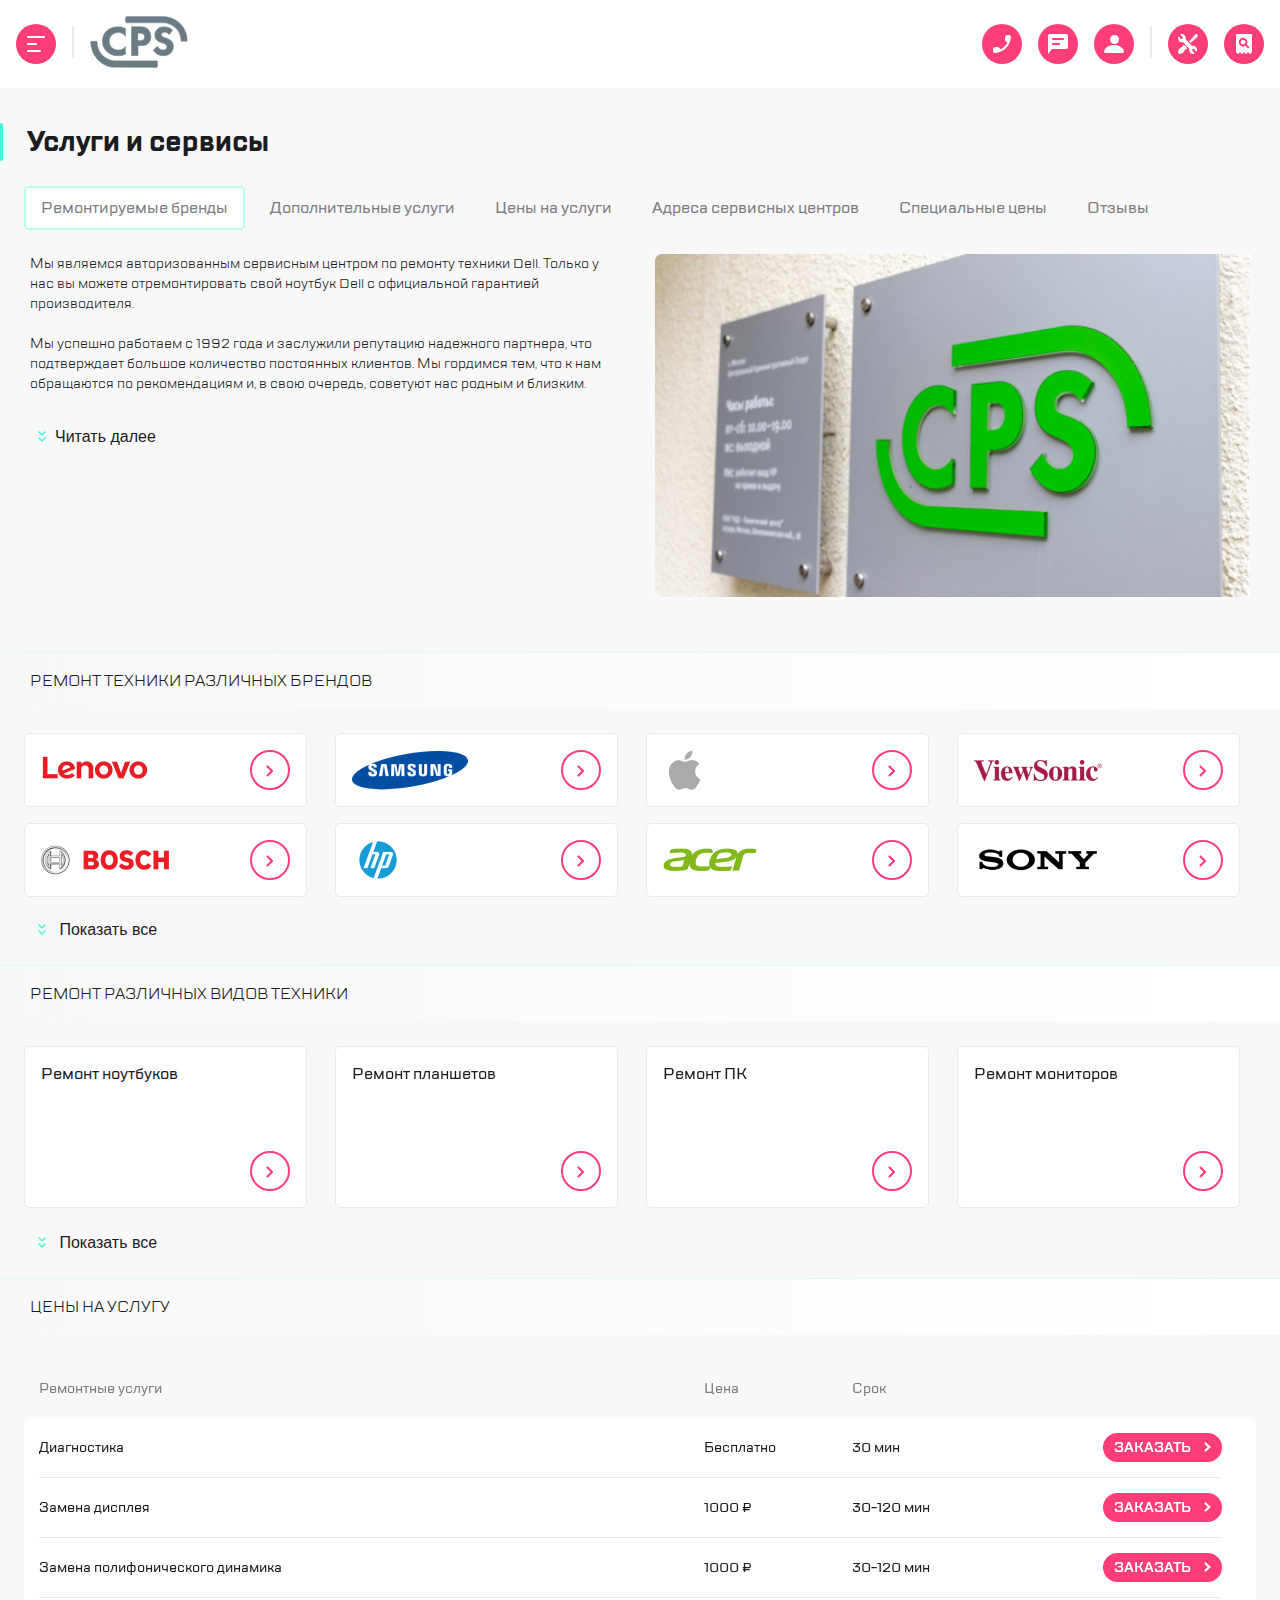
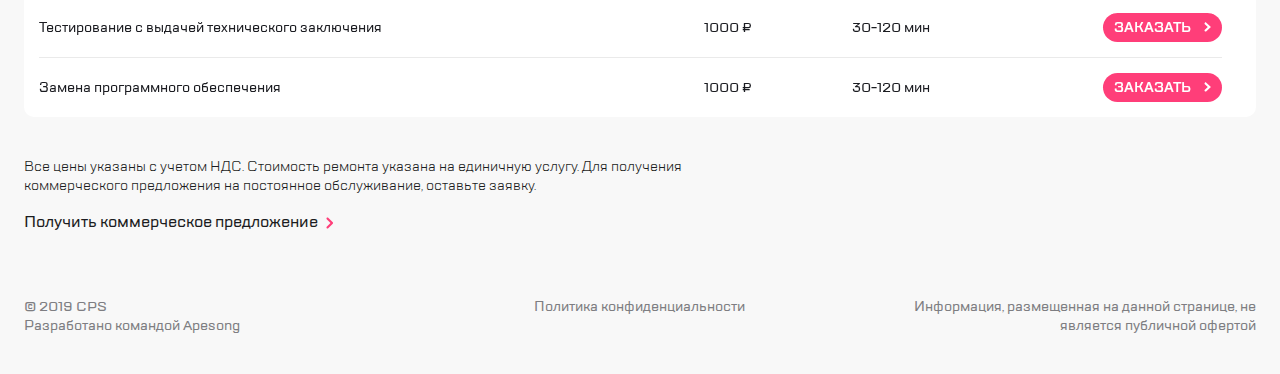
<file: index.html>
<!DOCTYPE html>
<html lang="ru">
  <head>
    <meta charset="UTF-8">
    <meta name="viewport" content="width=device-width,initial-scale=1">
    <title>CPS</title>
  <link href="style.css" rel="stylesheet"></head>
  <body>
    <header>
      <nav class="navigate">
        <ul class="navigate__left-block">
          <li class="navigate__item">
            <button class="btn navigate__button btn-mobile-menu">
              <img src="./img/svg/icon-burger.svg" alt="Меню">
            </button>
          </li>
          <li class="navigate__item">
            <img src="./img/svg/divider.svg" alt="">
          </li>
          <li class="navigate__item">
            <img src="./img/svg/Group.svg" alt="Логотип">
          </li>
        </ul>
        <ul class="navigate__right-block">
          <li class="navigate__item">
            <button class="btn navigate__button btn-call">
              <img src="./img/svg/icon-phone.svg" alt="Обратный звонок">
            </button>
          </li>
          <li class="navigate__item">
            <button class="btn navigate__button btn-message">
              <img src="./img/svg/icon-chat.svg" alt="Чат">
            </button>
          </li>
          <li class="navigate__item">
            <button class="btn navigate__button">
              <img src="./img/svg/icon-person.svg" alt="Профиль">
            </button>
          </li>
          <li class="navigate__item">
            <img src="./img/svg/divider.svg" alt="">
          </li>
          <li class="navigate__item">
            <button class="btn navigate__button">
              <img src="./img/svg/icon-repair.svg" alt="Ремонт">
            </button>
          </li>
          <li class="navigate__item">
            <button class="btn navigate__button">
              <img src="./img/svg/icon-checkstatus.svg" alt="Проверить статус">
            </button>
          </li>
        </ul>
      </nav>
    </header>
    <main>
      <div class="menu">
        <div class="menu__wrapper">
          <header class="menu__header">
            <div class="menu__left-block">
              <button class="btn menu__button menu__button_close">
                <img src="./img/svg/icon-close.svg" alt="Закрыть меню">
              </button>
              <img src="./img/svg/logo-cps.svg" alt="Логотип">
            </div>
            <div class="menu__right-block">
              <button class="btn menu__button">
                <img src="./img/svg/icon-search.svg" alt="Поиск">
              </button>
            </div>
          </header>
          <nav class="menu__navigate">
            <ul class="menu__list-item">
              <li class="menu__item menu__item_active">
                <a href="">Ремонт техники</a>
              </li>
              <li class="menu__item">
                <a href="">Услуги и сервисы</a>
              </li>
              <li class="menu__item">
                <a href="">Корпоративным клиентам</a>
              </li>
              <li class="menu__item">
                <a href="">Продовцам техники</a>
              </li>
              <li class="menu__item">
                <a href="">Партнерам</a>
              </li>
              <li class="menu__item">
                <a href="">Производителям</a>
              </li>
              <li class="menu__item">
                <a href="">Наши сервисные центры</a>
              </li>
              <li class="menu__item">
                <a href="">Контакты</a>
              </li>
            </ul>
          </nav>
          <footer class="menu__footer">
            <div class="menu__footer-nav">
              <button class="btn menu__button btn-call">
                <img src="./img/svg/icon-phone.svg" alt="Обратный звонок">
              </button>
              <button class="btn menu__button btn-message">
                <img src="./img/svg/icon-chat.svg" alt="Чат">
              </button>
              <button class="btn menu__button">
                <img src="./img/svg/icon-person.svg" alt="Личный кабинет">
              </button>
            </div>
            <div class="menu__email">
              <span>mail@csp.com</span>
            </div>
            <div class="menu__phone">
              <span>8 800 890 8900</span>
            </div>
            <div class="menu__lang">
              <a href="">RU</a>
              <a href="">EN</a>
              <a href="">CH</a>
            </div>
          </footer>
        </div>
      </div>
      <div class="main-wrapper">
        <section class="services">
          <div class="services__header">
            <h1 class="services__title">Услуги и сервисы</h1>
            <ul class="services__list">
              <li class="services__list-item">
                <span>Оставить заявку</span>
                <button class="btn services__button">
                  <img src="./img/svg/icon-repair.svg" alt="Оставить заявку">
                </button>
              </li>
              <li class="services__list-item">
                <span>Статус ремонта</span>
                <button class="btn services__button">
                  <img src="./img/svg/icon-checkstatus.svg" alt="Статус ремонта">
                </button>
              </li>
            </ul>
          </div>
          <ul class="services__navigate">
            <li class="services__link services__link_active">
              <a href="#">Ремонтируемые бренды</a>
            </li>
            <li class="services__link">
              <a href="#">Дополнительные услуги</a>
            </li>
            <li class="services__link">
              <a href="#">Цены на услуги</a>
            </li>
            <li class="services__link">
              <a href="#">Адреса сервисных центров</a>
            </li>
            <li class="services__link">
              <a href="#">Специальные цены</a>
            </li>
            <li class="services__link">
              <a href="#">Отзывы</a>
            </li>
          </ul>
          <article class="services__description">
            <div class="services__text">
              <p>
                Мы являемся авторизованным сервисным центром по ремонту техники
                Dell. Только у нас вы можете отремонтировать свой ноутбук Dell с
                официальной гарантией производителя.
                <br><br>
                Мы успешно работаем с 1992 года и заслужили репутацию надежного
                партнера, что подтверждает большое количество постоянных
                клиентов. Мы гордимся тем, что к нам обращаются по рекомендациям
                и, в свою очередь, советуют нас родным и близким.
              </p>
              <button class="services__read-more">Читать далее</button>
            </div>
            <div class="services__image">
              <figure>
                <img src="./img/company.jpg" alt="Логотип компании">
              </figure>
            </div>
          </article>
        </section>
        <section class="brands">
          <div class="title-section brands__header">
            <h2>Ремонт техники различных брендов</h2>
          </div>
          <div class="swiper brands__swiper">
            <div class="swiper-wrapper brands__main">
              <div class="swiper-slide">
                <div class="brands__item">
                  <img src="./img/brands/lenovo.png" alt="Логотип lenovo">
                  <button class="brands__button">
                    <img src="./img/brands/dropdown.svg" alt="">
                  </button>
                </div>
              </div>
              <div class="swiper-slide">
                <div class="brands__item">
                  <img src="./img/brands/samsung.png" alt="Логотип samsung">
                  <button class="brands__button">
                    <img src="./img/brands/dropdown.svg" alt="">
                  </button>
                </div>
              </div>
              <div class="swiper-slide">
                <div class="brands__item">
                  <img src="./img/brands/apple.png" alt="Логотип apple">
                  <button class="brands__button">
                    <img src="./img/brands/dropdown.svg" alt="">
                  </button>
                </div>
              </div>
              <div class="swiper-slide">
                <div class="brands__item">
                  <img src="./img/brands/viewsonic.png" alt="Логотип viewsonic">
                  <button class="brands__button">
                    <img src="./img/brands/dropdown.svg" alt="">
                  </button>
                </div>
              </div>
              <div class="swiper-slide">
                <div class="brands__item">
                  <img src="./img/brands/bosch.png" alt="Логотип bosch">
                  <button class="brands__button">
                    <img src="./img/brands/dropdown.svg" alt="">
                  </button>
                </div>
              </div>
              <div class="swiper-slide">
                <div class="brands__item">
                  <img src="./img/brands/hp.png" alt="Логотип hp">
                  <button class="brands__button">
                    <img src="./img/brands/dropdown.svg" alt="">
                  </button>
                </div>
              </div>
              <div class="swiper-slide">
                <div class="brands__item">
                  <img src="./img/brands/acer.png" alt="Логотип acer">
                  <button class="brands__button">
                    <img src="./img/brands/dropdown.svg" alt="">
                  </button>
                </div>
              </div>
              <div class="swiper-slide">
                <div class="brands__item">
                  <img src="./img/brands/sony.png" alt="Логотип sony">
                  <button class="brands__button">
                    <img src="./img/brands/dropdown.svg" alt="">
                  </button>
                </div>
              </div>
              <div class="swiper-slide">
                <div class="brands__item">
                  <img src="./img/brands/lenovo.png" alt="Логотип lenovo">
                  <button class="brands__button">
                    <img src="./img/brands/dropdown.svg" alt="">
                  </button>
                </div>
              </div>
              <div class="swiper-slide">
                <div class="brands__item">
                  <img src="./img/brands/samsung.png" alt="Логотип samsung">
                  <button class="brands__button">
                    <img src="./img/brands/dropdown.svg" alt="">
                  </button>
                </div>
              </div>
              <div class="swiper-slide">
                <div class="brands__item">
                  <img src="./img/brands/apple.png" alt="Логотип apple">
                  <button class="brands__button">
                    <img src="./img/brands/dropdown.svg" alt="">
                  </button>
                </div>
              </div>
            </div>
            <div class="swiper-pagination"></div>
          </div>
          <div class="brands__footer">
            <button class="brands__read-more brands__read-more_show">
              Показать все
            </button>
            <button class="brands__read-more brands__read-more_hide">
              Скрыть
            </button>
          </div>
        </section>
        <section class="technic">
          <div class="title-section technic__header">
            <h2>Ремонт различных видов техники</h2>
          </div>
          <div class="swiper technic__swiper">
            <div class="swiper-wrapper technic__main">
              <div class="swiper-slide">
                <div class="technic__item">
                  <p>Ремонт ноутбуков</p>
                  <button class="technic__button">
                    <img src="./img/brands/dropdown.svg" alt="">
                  </button>
                </div>
              </div>
              <div class="swiper-slide">
                <div class="technic__item">
                  <p>Ремонт планшетов</p>
                  <button class="technic__button">
                    <img src="./img/brands/dropdown.svg" alt="">
                  </button>
                </div>
              </div>
              <div class="swiper-slide">
                <div class="technic__item">
                  <p>Ремонт ПК</p>
                  <button class="technic__button">
                    <img src="./img/brands/dropdown.svg" alt="">
                  </button>
                </div>
              </div>
              <div class="swiper-slide">
                <div class="technic__item">
                  <p>Ремонт мониторов</p>
                  <button class="technic__button">
                    <img src="./img/brands/dropdown.svg" alt="">
                  </button>
                </div>
              </div>
              <div class="swiper-slide">
                <div class="technic__item">
                  <p>Ремонт ноутбуков</p>
                  <button class="technic__button">
                    <img src="./img/brands/dropdown.svg" alt="">
                  </button>
                </div>
              </div>
              <div class="swiper-slide">
                <div class="technic__item">
                  <p>Ремонт планшетов</p>
                  <button class="technic__button">
                    <img src="./img/brands/dropdown.svg" alt="">
                  </button>
                </div>
              </div>
              <div class="swiper-slide">
                <div class="technic__item">
                  <p>Ремонт ПК</p>
                  <button class="technic__button">
                    <img src="./img/brands/dropdown.svg" alt="">
                  </button>
                </div>
              </div>
              <div class="swiper-slide">
                <div class="technic__item">
                  <p>Ремонт мониторов</p>
                  <button class="technic__button">
                    <img src="./img/brands/dropdown.svg" alt="">
                  </button>
                </div>
              </div>
            </div>
            <div class="swiper-pagination"></div>
          </div>
          <div class="technic__footer">
            <button class="technic__read-more technic__read-more_show">
              Показать все
            </button>
            <button class="technic__read-more technic__read-more_hide">
              Скрыть
            </button>
          </div>
        </section>
        <section class="price">
          <div class="title-section price__header">
            <h2>Цены на услугу</h2>
          </div>
          <div class="swiper price__swiper">
            <div class="swiper-wrapper price__main">
              <div class="price__item price__heading">
                <p class="price__service">Ремонтные услуги</p>
                <p class="price__price">Цена</p>
                <p class="price__term">Срок</p>
                <p class="price__order"> </p>
              </div>
              <div class="swiper-slide">
                <div class="price__item">
                  <div class="price__service">
                    <p class="price__service-head">Ремонтные услуги</p>
                    <p>Диагностика</p>
                  </div>
                  <div class="price__price">
                    <p class="price__service-head">Цена</p>
                    <p>Бесплатно</p>
                  </div>
                  <div class="price__term">
                    <p class="price__service-head">Срок</p>
                    <p>30 мин</p>
                  </div>
                  <div class="price__order">
                    <button class="price__button">
                      <span>Заказать</span>
                      <img src="./img/price/dropdown-white.svg">
                    </button>
                  </div>
                </div>
              </div>
              <div class="swiper-slide">
                <div class="price__item">
                  <div class="price__service">
                    <p class="price__service-head">Ремонтные услуги</p>
                    <p>Замена дисплея</p>
                  </div>
                  <div class="price__price">
                    <p class="price__service-head">Цена</p>
                    <p>1000 ₽</p>
                  </div>
                  <div class="price__term">
                    <p class="price__service-head">Срок</p>
                    <p>30-120 мин</p>
                  </div>
                  <div class="price__order">
                    <button class="price__button">
                      <span>Заказать</span>
                      <img src="./img/price/dropdown-white.svg">
                    </button>
                  </div>
                </div>
              </div>
              <div class="swiper-slide">
                <div class="price__item">
                  <div class="price__service">
                    <p class="price__service-head">Ремонтные услуги</p>
                    <p>Замена полифонического динамика</p>
                  </div>
                  <div class="price__price">
                    <p class="price__service-head">Цена</p>
                    <p> 1000 ₽</p>
                  </div>
                  <div class="price__term">
                    <p class="price__service-head">Срок</p>
                    <p>30-120 мин</p>
                  </div>
                  <div class="price__order">
                    <button class="price__button">
                      <span>Заказать</span>
                      <img src="./img/price/dropdown-white.svg">
                    </button>
                  </div>
                </div>
              </div>
              <div class="swiper-slide">
                <div class="price__item">
                  <div class="price__service">
                    <p class="price__service-head">Ремонтные услуги</p>
                    <p>Тестирование с выдачей технического заключения</p>
                  </div>
                  <div class="price__price">
                    <p class="price__service-head">Цена</p>
                    <p> 1000 ₽</p>
                  </div>
                  <div class="price__term">
                    <p class="price__service-head">Срок</p>
                    <p>30-120 мин</p>
                  </div>
                  <div class="price__order">
                    <button class="price__button">
                      <span>Заказать</span>
                      <img src="./img/price/dropdown-white.svg">
                    </button>
                  </div>
                </div>
              </div>
              <div class="swiper-slide">
                <div class="price__item">
                  <div class="price__service">
                    <p class="price__service-head">Ремонтные услуги</p>
                    <p>Замена программного обеспечения</p>
                  </div>
                  <div class="price__price">
                    <p class="price__service-head">Цена</p>
                    <p>1000 ₽</p>
                  </div>
                  <div class="price__term">
                    <p class="price__service-head">Срок</p>
                    <p>30-120 мин</p>
                  </div>
                  <div class="price__order">
                    <button class="price__button">
                      <span>Заказать</span>
                      <img src="./img/price/dropdown-white.svg">
                    </button>
                  </div>
                </div>
              </div>
            </div>
            <div class="swiper-pagination"></div>
          </div>
          <div class="price__commercial">
            <p>
              Все цены указаны с учетом НДС. Стоимость ремонта указана на
              единичную услугу. Для получения коммерческого предложения на
              постоянное обслуживание, оставьте заявку.
            </p>
            <p>
              <a href="#">
                Получить коммерческое предложение
                <img src="./img/brands/dropdown.svg">
              </a>
            </p>
          </div>
        </section>
        <footer>
          <div class="footer-wrapper">
            <p class="footer-wrapper__copyright">
              © 2019 CPS <br>
              Разработано командой Apesong
            </p>
            <p class="footer-wrapper__politics">
              Политика конфиденциальности
            </p>
            <p class="footer-wrapper__offer">
              Информация, размещенная на данной странице, не является публичной
              офертой
            </p>
          </div>
        </footer>
      </div>
    </main>
    <div class="modal feedback">
      <div class="modal__container">
        <button class="btn modal__btn-close">
          <img src="./img/svg/icon-close.svg" alt="Закрыть">
        </button>
        <h2>Обратная связь</h2>
        <form class="modal__form">
          <input class="modal__input" type="text" name="name" placeholder="Имя">
          <input class="modal__input" type="phone" name="phone" placeholder="Телефон">
          <input class="modal__input" type="email" name="email" placeholder="Электронная почта">
          <input class="modal__input" type="text" name="message" placeholder="Сообщение">
          <p>Нажимая “отправить”, вы даете согласие на
            <a href="">обработку персональных</a>
            данных и соглашаетесь с нашей
            <a href="">политикой конфиденциальности</a>
          </p>
          <button class="modal__submit price__button">
            <span>Отправить</span>
            <img src="./img/price/dropdown-white.svg" alt="">
          </button>
        </form>
      </div>
    </div>
    <div class="modal call">
      <div class="modal__container">
        <button class="btn modal__btn-close">
          <img src="./img/svg/icon-close.svg" alt="Закрыть">
        </button>
        <h2>Заказать звонок</h2>
        <form class="modal__form">
          <input class="modal__input" type="phone" name="phone" placeholder="Телефон">
          <p>Нажимая “отправить”, вы даете согласие на
            <a href="">обработку персональных</a>
            данных и соглашаетесь с нашей
            <a href="">политикой конфиденциальности</a>
          </p>
          <button class="modal__submit price__button">
            <span>Отправить</span>
            <img src="./img/price/dropdown-white.svg" alt="">
          </button>
        </form>
      </div>
    </div>
    <div class="mobile-shadow"></div>
  <script type="text/javascript" src="./js/bundle.js"></script></body>
</html>
</file>
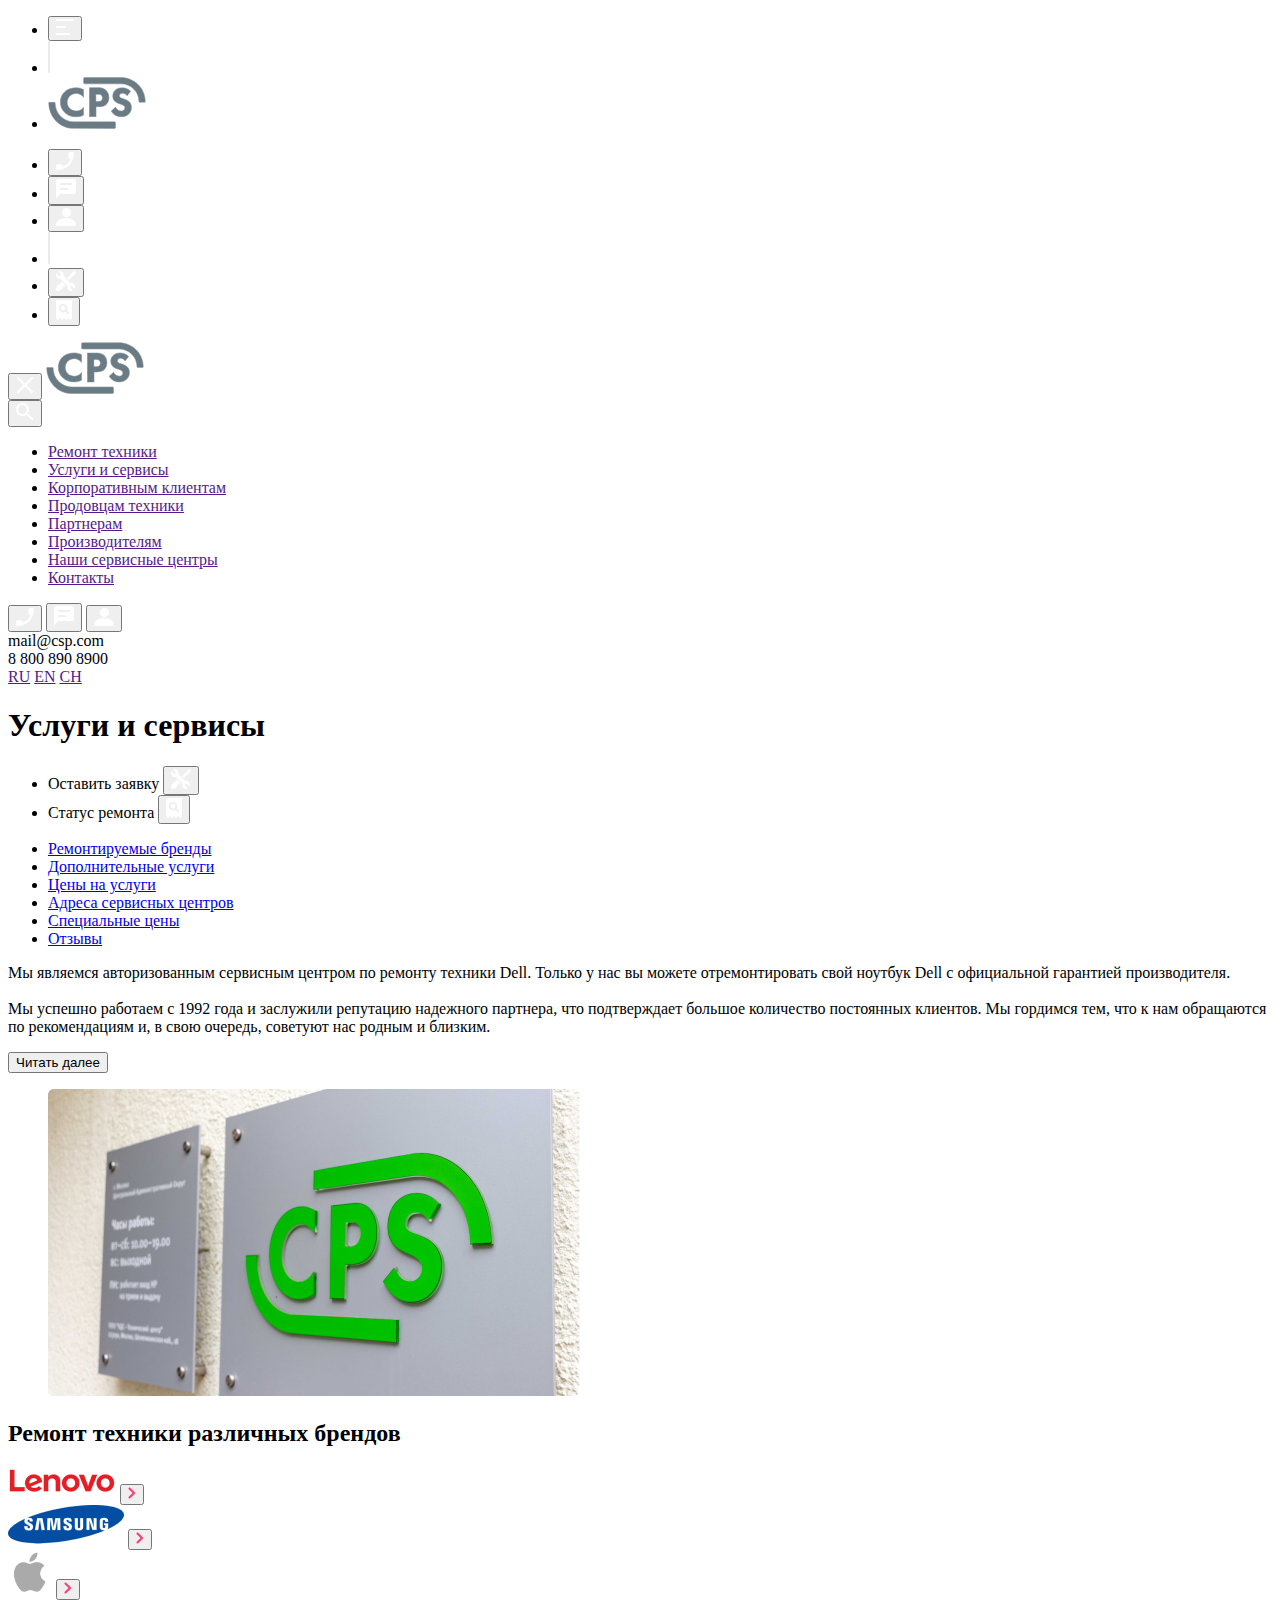
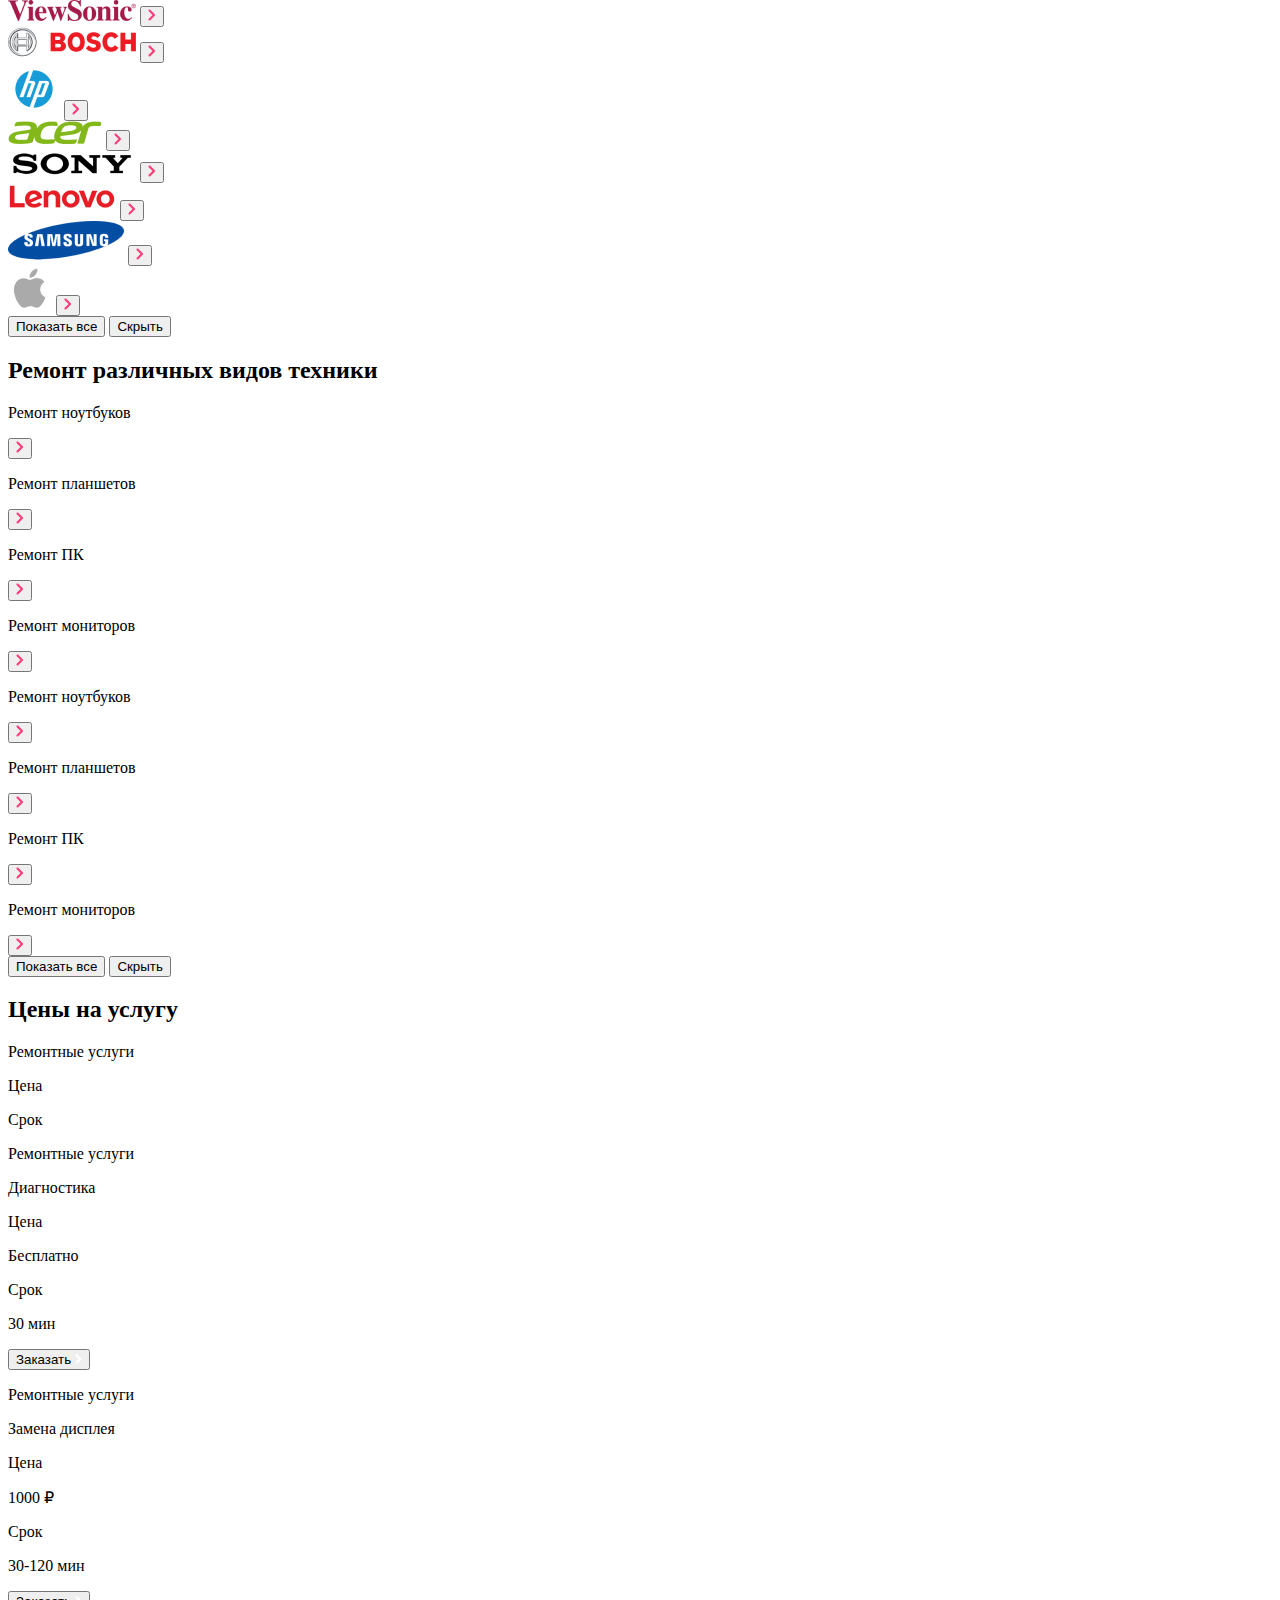
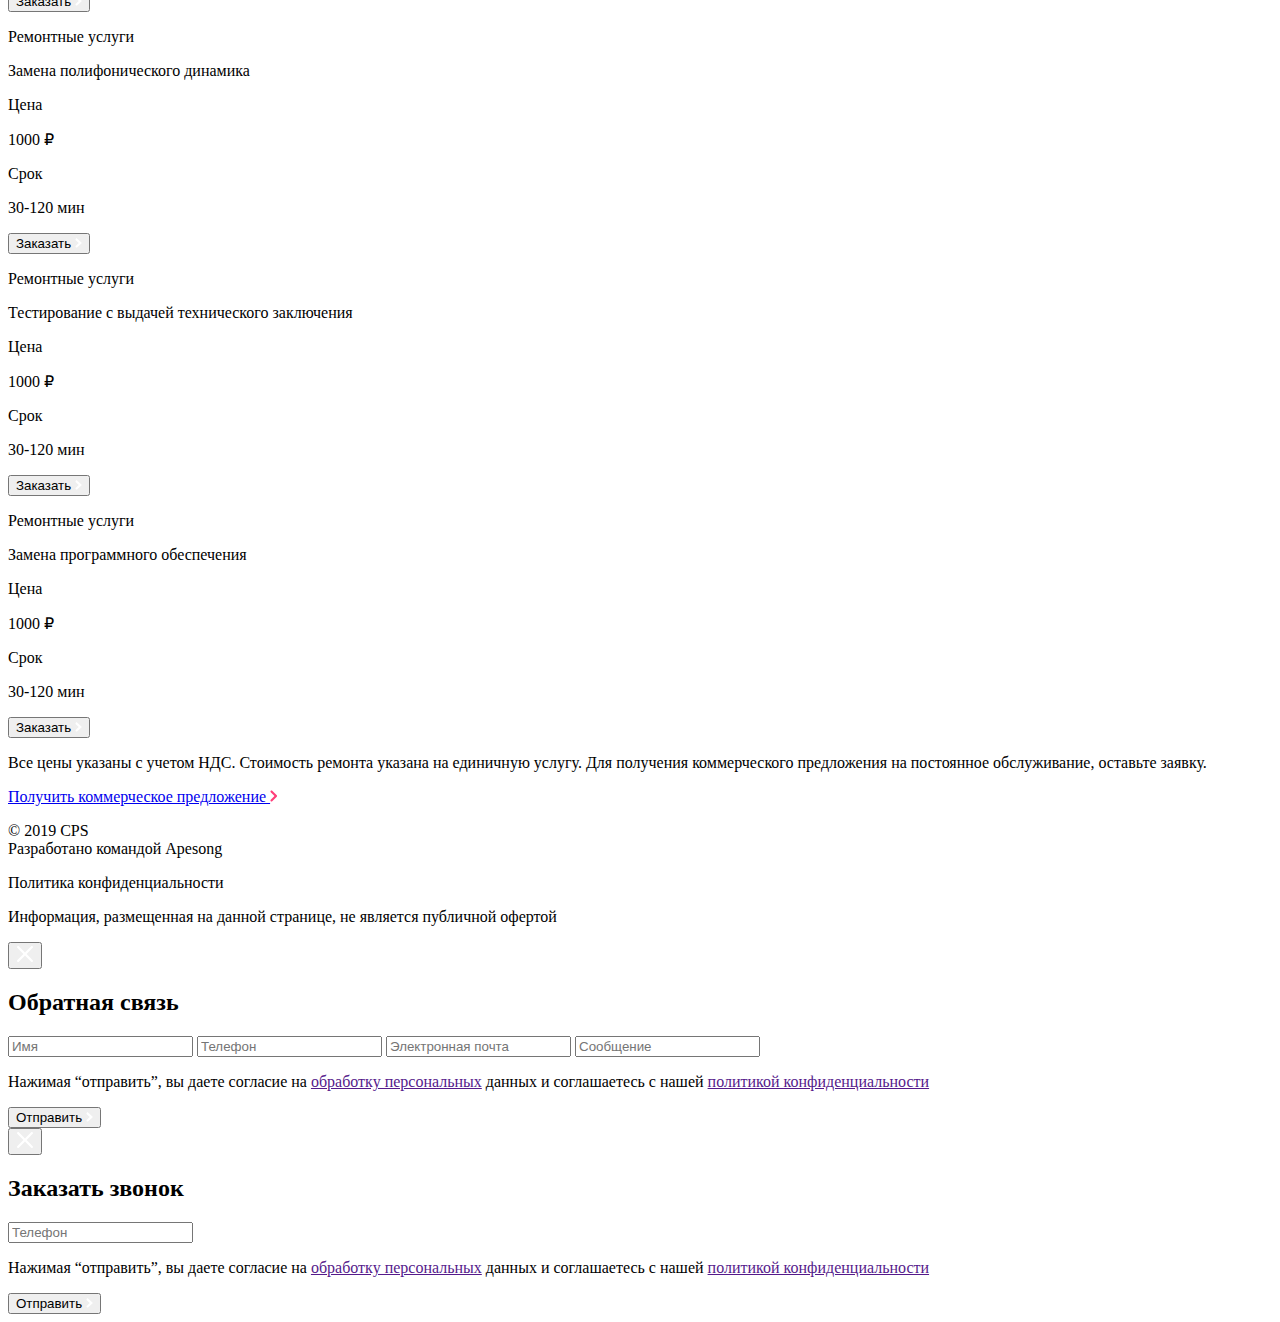
<file: src/index.html>
<!DOCTYPE html>
<html lang="ru">
  <head>
    <meta charset="UTF-8" />
    <meta name="viewport" content="width=device-width, initial-scale=1.0" />
    <title>CPS</title>
  </head>
  <body>
    <header>
      <nav class="navigate">
        <ul class="navigate__left-block">
          <li class="navigate__item">
            <button class="btn navigate__button btn-mobile-menu">
              <img src="./img/svg/icon-burger.svg" alt="Меню" />
            </button>
          </li>
          <li class="navigate__item">
            <img src="./img/svg/divider.svg" alt="" />
          </li>
          <li class="navigate__item">
            <img src="./img/svg/Group.svg" alt="Логотип" />
          </li>
        </ul>
        <ul class="navigate__right-block">
          <li class="navigate__item">
            <button class="btn navigate__button btn-call">
              <img src="./img/svg/icon-phone.svg" alt="Обратный звонок" />
            </button>
          </li>
          <li class="navigate__item">
            <button class="btn navigate__button btn-message">
              <img src="./img/svg/icon-chat.svg" alt="Чат" />
            </button>
          </li>
          <li class="navigate__item">
            <button class="btn navigate__button">
              <img src="./img/svg/icon-person.svg" alt="Профиль" />
            </button>
          </li>
          <li class="navigate__item">
            <img src="./img/svg/divider.svg" alt="" />
          </li>
          <li class="navigate__item">
            <button class="btn navigate__button">
              <img src="./img/svg/icon-repair.svg" alt="Ремонт" />
            </button>
          </li>
          <li class="navigate__item">
            <button class="btn navigate__button">
              <img
                src="./img/svg/icon-checkstatus.svg"
                alt="Проверить статус"
              />
            </button>
          </li>
        </ul>
      </nav>
    </header>
    <main>
      <div class="menu">
        <div class="menu__wrapper">
          <header class="menu__header">
            <div class="menu__left-block">
              <button class="btn menu__button menu__button_close">
                <img src="./img/svg/icon-close.svg" alt="Закрыть меню" />
              </button>
              <img src="./img/svg/logo-cps.svg" alt="Логотип" />
            </div>
            <div class="menu__right-block">
              <button class="btn menu__button">
                <img src="./img/svg/icon-search.svg" alt="Поиск" />
              </button>
            </div>
          </header>
          <nav class="menu__navigate">
            <ul class="menu__list-item">
              <li class="menu__item menu__item_active">
                <a href="">Ремонт техники</a>
              </li>
              <li class="menu__item">
                <a href="">Услуги и сервисы</a>
              </li>
              <li class="menu__item">
                <a href="">Корпоративным клиентам</a>
              </li>
              <li class="menu__item">
                <a href="">Продовцам техники</a>
              </li>
              <li class="menu__item">
                <a href="">Партнерам</a>
              </li>
              <li class="menu__item">
                <a href="">Производителям</a>
              </li>
              <li class="menu__item">
                <a href="">Наши сервисные центры</a>
              </li>
              <li class="menu__item">
                <a href="">Контакты</a>
              </li>
            </ul>
          </nav>
          <footer class="menu__footer">
            <div class="menu__footer-nav">
              <button class="btn menu__button btn-call">
                <img src="./img/svg/icon-phone.svg" alt="Обратный звонок" />
              </button>
              <button class="btn menu__button btn-message">
                <img src="./img/svg/icon-chat.svg" alt="Чат" />
              </button>
              <button class="btn menu__button">
                <img src="./img/svg/icon-person.svg" alt="Личный кабинет" />
              </button>
            </div>
            <div class="menu__email">
              <span>mail@csp.com</span>
            </div>
            <div class="menu__phone">
              <span>8 800 890 8900</span>
            </div>
            <div class="menu__lang">
              <a href="">RU</a>
              <a href="">EN</a>
              <a href="">CH</a>
            </div>
          </footer>
        </div>
      </div>
      <div class="main-wrapper">
        <section class="services">
          <div class="services__header">
            <h1 class="services__title">Услуги и сервисы</h1>
            <ul class="services__list">
              <li class="services__list-item">
                <span>Оставить заявку</span>
                <button class="btn services__button">
                  <img src="./img/svg/icon-repair.svg" alt="Оставить заявку" />
                </button>
              </li>
              <li class="services__list-item">
                <span>Статус ремонта</span>
                <button class="btn services__button">
                  <img
                    src="./img/svg/icon-checkstatus.svg"
                    alt="Статус ремонта"
                  />
                </button>
              </li>
            </ul>
          </div>
          <ul class="services__navigate">
            <li class="services__link services__link_active">
              <a href="#">Ремонтируемые бренды</a>
            </li>
            <li class="services__link">
              <a href="#">Дополнительные услуги</a>
            </li>
            <li class="services__link">
              <a href="#">Цены на услуги</a>
            </li>
            <li class="services__link">
              <a href="#">Адреса сервисных центров</a>
            </li>
            <li class="services__link">
              <a href="#">Специальные цены</a>
            </li>
            <li class="services__link">
              <a href="#">Отзывы</a>
            </li>
          </ul>
          <article class="services__description">
            <div class="services__text">
              <p>
                Мы являемся авторизованным сервисным центром по ремонту техники
                Dell. Только у нас вы можете отремонтировать свой ноутбук Dell с
                официальной гарантией производителя.
                <br /><br />
                Мы успешно работаем с 1992 года и заслужили репутацию надежного
                партнера, что подтверждает большое количество постоянных
                клиентов. Мы гордимся тем, что к нам обращаются по рекомендациям
                и, в свою очередь, советуют нас родным и близким.
              </p>
              <button class="services__read-more">Читать далее</button>
            </div>
            <div class="services__image">
              <figure>
                <img src="./img/company.jpg" alt="Логотип компании" />
              </figure>
            </div>
          </article>
        </section>
        <section class="brands">
          <div class="title-section brands__header">
            <h2>Ремонт техники различных брендов</h2>
          </div>
          <div class="swiper brands__swiper">
            <div class="swiper-wrapper brands__main">
              <div class="swiper-slide">
                <div class="brands__item">
                  <img src="./img/brands/lenovo.png" alt="Логотип lenovo" />
                  <button class="brands__button">
                    <img src="./img/brands/dropdown.svg" alt="" />
                  </button>
                </div>
              </div>
              <div class="swiper-slide">
                <div class="brands__item">
                  <img src="./img/brands/samsung.png" alt="Логотип samsung" />
                  <button class="brands__button">
                    <img src="./img/brands/dropdown.svg" alt="" />
                  </button>
                </div>
              </div>
              <div class="swiper-slide">
                <div class="brands__item">
                  <img src="./img/brands/apple.png" alt="Логотип apple" />
                  <button class="brands__button">
                    <img src="./img/brands/dropdown.svg" alt="" />
                  </button>
                </div>
              </div>
              <div class="swiper-slide">
                <div class="brands__item">
                  <img
                    src="./img/brands/viewsonic.png"
                    alt="Логотип viewsonic"
                  />
                  <button class="brands__button">
                    <img src="./img/brands/dropdown.svg" alt="" />
                  </button>
                </div>
              </div>
              <div class="swiper-slide">
                <div class="brands__item">
                  <img src="./img/brands/bosch.png" alt="Логотип bosch" />
                  <button class="brands__button">
                    <img src="./img/brands/dropdown.svg" alt="" />
                  </button>
                </div>
              </div>
              <div class="swiper-slide">
                <div class="brands__item">
                  <img src="./img/brands/hp.png" alt="Логотип hp" />
                  <button class="brands__button">
                    <img src="./img/brands/dropdown.svg" alt="" />
                  </button>
                </div>
              </div>
              <div class="swiper-slide">
                <div class="brands__item">
                  <img src="./img/brands/acer.png" alt="Логотип acer" />
                  <button class="brands__button">
                    <img src="./img/brands/dropdown.svg" alt="" />
                  </button>
                </div>
              </div>
              <div class="swiper-slide">
                <div class="brands__item">
                  <img src="./img/brands/sony.png" alt="Логотип sony" />
                  <button class="brands__button">
                    <img src="./img/brands/dropdown.svg" alt="" />
                  </button>
                </div>
              </div>
              <div class="swiper-slide">
                <div class="brands__item">
                  <img src="./img/brands/lenovo.png" alt="Логотип lenovo" />
                  <button class="brands__button">
                    <img src="./img/brands/dropdown.svg" alt="" />
                  </button>
                </div>
              </div>
              <div class="swiper-slide">
                <div class="brands__item">
                  <img src="./img/brands/samsung.png" alt="Логотип samsung" />
                  <button class="brands__button">
                    <img src="./img/brands/dropdown.svg" alt="" />
                  </button>
                </div>
              </div>
              <div class="swiper-slide">
                <div class="brands__item">
                  <img src="./img/brands/apple.png" alt="Логотип apple" />
                  <button class="brands__button">
                    <img src="./img/brands/dropdown.svg" alt="" />
                  </button>
                </div>
              </div>
            </div>
            <div class="swiper-pagination"></div>
          </div>
          <div class="brands__footer">
            <button class="brands__read-more brands__read-more_show">
              Показать все
            </button>
            <button class="brands__read-more brands__read-more_hide">
              Скрыть
            </button>
          </div>
        </section>
        <section class="technic">
          <div class="title-section technic__header">
            <h2>Ремонт различных видов техники</h2>
          </div>
          <div class="swiper technic__swiper">
            <div class="swiper-wrapper technic__main">
              <div class="swiper-slide">
                <div class="technic__item">
                  <p>Ремонт ноутбуков</p>
                  <button class="technic__button">
                    <img src="./img/brands/dropdown.svg" alt="" />
                  </button>
                </div>
              </div>
              <div class="swiper-slide">
                <div class="technic__item">
                  <p>Ремонт планшетов</p>
                  <button class="technic__button">
                    <img src="./img/brands/dropdown.svg" alt="" />
                  </button>
                </div>
              </div>
              <div class="swiper-slide">
                <div class="technic__item">
                  <p>Ремонт ПК</p>
                  <button class="technic__button">
                    <img src="./img/brands/dropdown.svg" alt="" />
                  </button>
                </div>
              </div>
              <div class="swiper-slide">
                <div class="technic__item">
                  <p>Ремонт мониторов</p>
                  <button class="technic__button">
                    <img src="./img/brands/dropdown.svg" alt="" />
                  </button>
                </div>
              </div>
              <div class="swiper-slide">
                <div class="technic__item">
                  <p>Ремонт ноутбуков</p>
                  <button class="technic__button">
                    <img src="./img/brands/dropdown.svg" alt="" />
                  </button>
                </div>
              </div>
              <div class="swiper-slide">
                <div class="technic__item">
                  <p>Ремонт планшетов</p>
                  <button class="technic__button">
                    <img src="./img/brands/dropdown.svg" alt="" />
                  </button>
                </div>
              </div>
              <div class="swiper-slide">
                <div class="technic__item">
                  <p>Ремонт ПК</p>
                  <button class="technic__button">
                    <img src="./img/brands/dropdown.svg" alt="" />
                  </button>
                </div>
              </div>
              <div class="swiper-slide">
                <div class="technic__item">
                  <p>Ремонт мониторов</p>
                  <button class="technic__button">
                    <img src="./img/brands/dropdown.svg" alt="" />
                  </button>
                </div>
              </div>
            </div>
            <div class="swiper-pagination"></div>
          </div>
          <div class="technic__footer">
            <button class="technic__read-more technic__read-more_show">
              Показать все
            </button>
            <button class="technic__read-more technic__read-more_hide">
              Скрыть
            </button>
          </div>
        </section>
        <section class="price">
          <div class="title-section price__header">
            <h2>Цены на услугу</h2>
          </div>
          <div class="swiper price__swiper">
            <div class="swiper-wrapper price__main">
              <div class="price__item price__heading">
                <p class="price__service">Ремонтные услуги</p>
                <p class="price__price">Цена</p>
                <p class="price__term">Срок</p>
                <p class="price__order"> </p>
              </div>
              <div class="swiper-slide">
                <div class="price__item">
                  <div class="price__service">
                    <p class="price__service-head">Ремонтные услуги</p>
                    <p>Диагностика</p>
                  </div>
                  <div class="price__price">
                    <p class="price__service-head">Цена</p>
                    <p>Бесплатно</p>
                  </div>
                  <div class="price__term">
                    <p class="price__service-head">Срок</p>
                    <p>30 мин</p>
                  </div>
                  <div class="price__order">
                    <button class="price__button">
                      <span>Заказать</span>
                      <img src="./img/price/dropdown-white.svg" />
                    </button>
                  </div>
                </div>
              </div>
              <div class="swiper-slide">
                <div class="price__item">
                  <div class="price__service">
                    <p class="price__service-head">Ремонтные услуги</p>
                    <p>Замена дисплея</p>
                  </div>
                  <div class="price__price">
                    <p class="price__service-head">Цена</p>
                    <p>1000 ₽</p>
                  </div>
                  <div class="price__term">
                    <p class="price__service-head">Срок</p>
                    <p>30-120 мин</p>
                  </div>
                  <div class="price__order">
                    <button class="price__button">
                      <span>Заказать</span>
                      <img src="./img/price/dropdown-white.svg" />
                    </button>
                  </div>
                </div>
              </div>
              <div class="swiper-slide">
                <div class="price__item">
                  <div class="price__service">
                    <p class="price__service-head">Ремонтные услуги</p>
                    <p>Замена полифонического динамика</p>
                  </div>
                  <div class="price__price">
                    <p class="price__service-head">Цена</p>
                    <p> 1000 ₽</p>
                  </div>
                  <div class="price__term">
                    <p class="price__service-head">Срок</p>
                    <p>30-120 мин</p>
                  </div>
                  <div class="price__order">
                    <button class="price__button">
                      <span>Заказать</span>
                      <img src="./img/price/dropdown-white.svg" />
                    </button>
                  </div>
                </div>
              </div>
              <div class="swiper-slide">
                <div class="price__item">
                  <div class="price__service">
                    <p class="price__service-head">Ремонтные услуги</p>
                    <p>Тестирование с выдачей технического заключения</p>
                  </div>
                  <div class="price__price">
                    <p class="price__service-head">Цена</p>
                    <p> 1000 ₽</p>
                  </div>
                  <div class="price__term">
                    <p class="price__service-head">Срок</p>
                    <p>30-120 мин</p>
                  </div>
                  <div class="price__order">
                    <button class="price__button">
                      <span>Заказать</span>
                      <img src="./img/price/dropdown-white.svg" />
                    </button>
                  </div>
                </div>
              </div>
              <div class="swiper-slide">
                <div class="price__item">
                  <div class="price__service">
                    <p class="price__service-head">Ремонтные услуги</p>
                    <p>Замена программного обеспечения</p>
                  </div>
                  <div class="price__price">
                    <p class="price__service-head">Цена</p>
                    <p>1000 ₽</p>
                  </div>
                  <div class="price__term">
                    <p class="price__service-head">Срок</p>
                    <p>30-120 мин</p>
                  </div>
                  <div class="price__order">
                    <button class="price__button">
                      <span>Заказать</span>
                      <img src="./img/price/dropdown-white.svg" />
                    </button>
                  </div>
                </div>
              </div>
            </div>
            <div class="swiper-pagination"></div>
          </div>
          <div class="price__commercial">
            <p>
              Все цены указаны с учетом НДС. Стоимость ремонта указана на
              единичную услугу. Для получения коммерческого предложения на
              постоянное обслуживание, оставьте заявку.
            </p>
            <p>
              <a href="#">
                Получить коммерческое предложение
                <img src="./img/brands/dropdown.svg" />
              </a>
            </p>
          </div>
        </section>
        <footer>
          <div class="footer-wrapper">
            <p class="footer-wrapper__copyright">
              © 2019 CPS <br />
              Разработано командой Apesong
            </p>
            <p class="footer-wrapper__politics">
              Политика конфиденциальности
            </p>
            <p class="footer-wrapper__offer">
              Информация, размещенная на данной странице, не является публичной
              офертой
            </p>
          </div>
        </footer>
      </div>
    </main>
    <div class="modal feedback">
      <div class="modal__container">
        <button class="btn modal__btn-close">
          <img src="./img/svg/icon-close.svg" alt="Закрыть" />
        </button>
        <h2>Обратная связь</h2>
        <form class="modal__form">
          <input
            class="modal__input"
            type="text"
            name="name"
            placeholder="Имя"
          />
          <input
            class="modal__input"
            type="phone"
            name="phone"
            placeholder="Телефон"
          />
          <input
            class="modal__input"
            type="email"
            name="email"
            placeholder="Электронная почта"
          />
          <input
            class="modal__input"
            type="text"
            name="message"
            placeholder="Сообщение"
          />
          <p
            >Нажимая “отправить”, вы даете согласие на
            <a href="">обработку персональных</a>
            данных и соглашаетесь с нашей
            <a href="">политикой конфиденциальности</a>
          </p>
          <button class="modal__submit price__button">
            <span>Отправить</span>
            <img src="./img/price/dropdown-white.svg" alt="" />
          </button>
        </form>
      </div>
    </div>
    <div class="modal call">
      <div class="modal__container">
        <button class="btn modal__btn-close">
          <img src="./img/svg/icon-close.svg" alt="Закрыть" />
        </button>
        <h2>Заказать звонок</h2>
        <form class="modal__form">
          <input
            class="modal__input"
            type="phone"
            name="phone"
            placeholder="Телефон"
          />
          <p
            >Нажимая “отправить”, вы даете согласие на
            <a href="">обработку персональных</a>
            данных и соглашаетесь с нашей
            <a href="">политикой конфиденциальности</a>
          </p>
          <button class="modal__submit price__button">
            <span>Отправить</span>
            <img src="./img/price/dropdown-white.svg" alt="" />
          </button>
        </form>
      </div>
    </div>
    <div class="mobile-shadow"></div>
  </body>
</html>
</file>
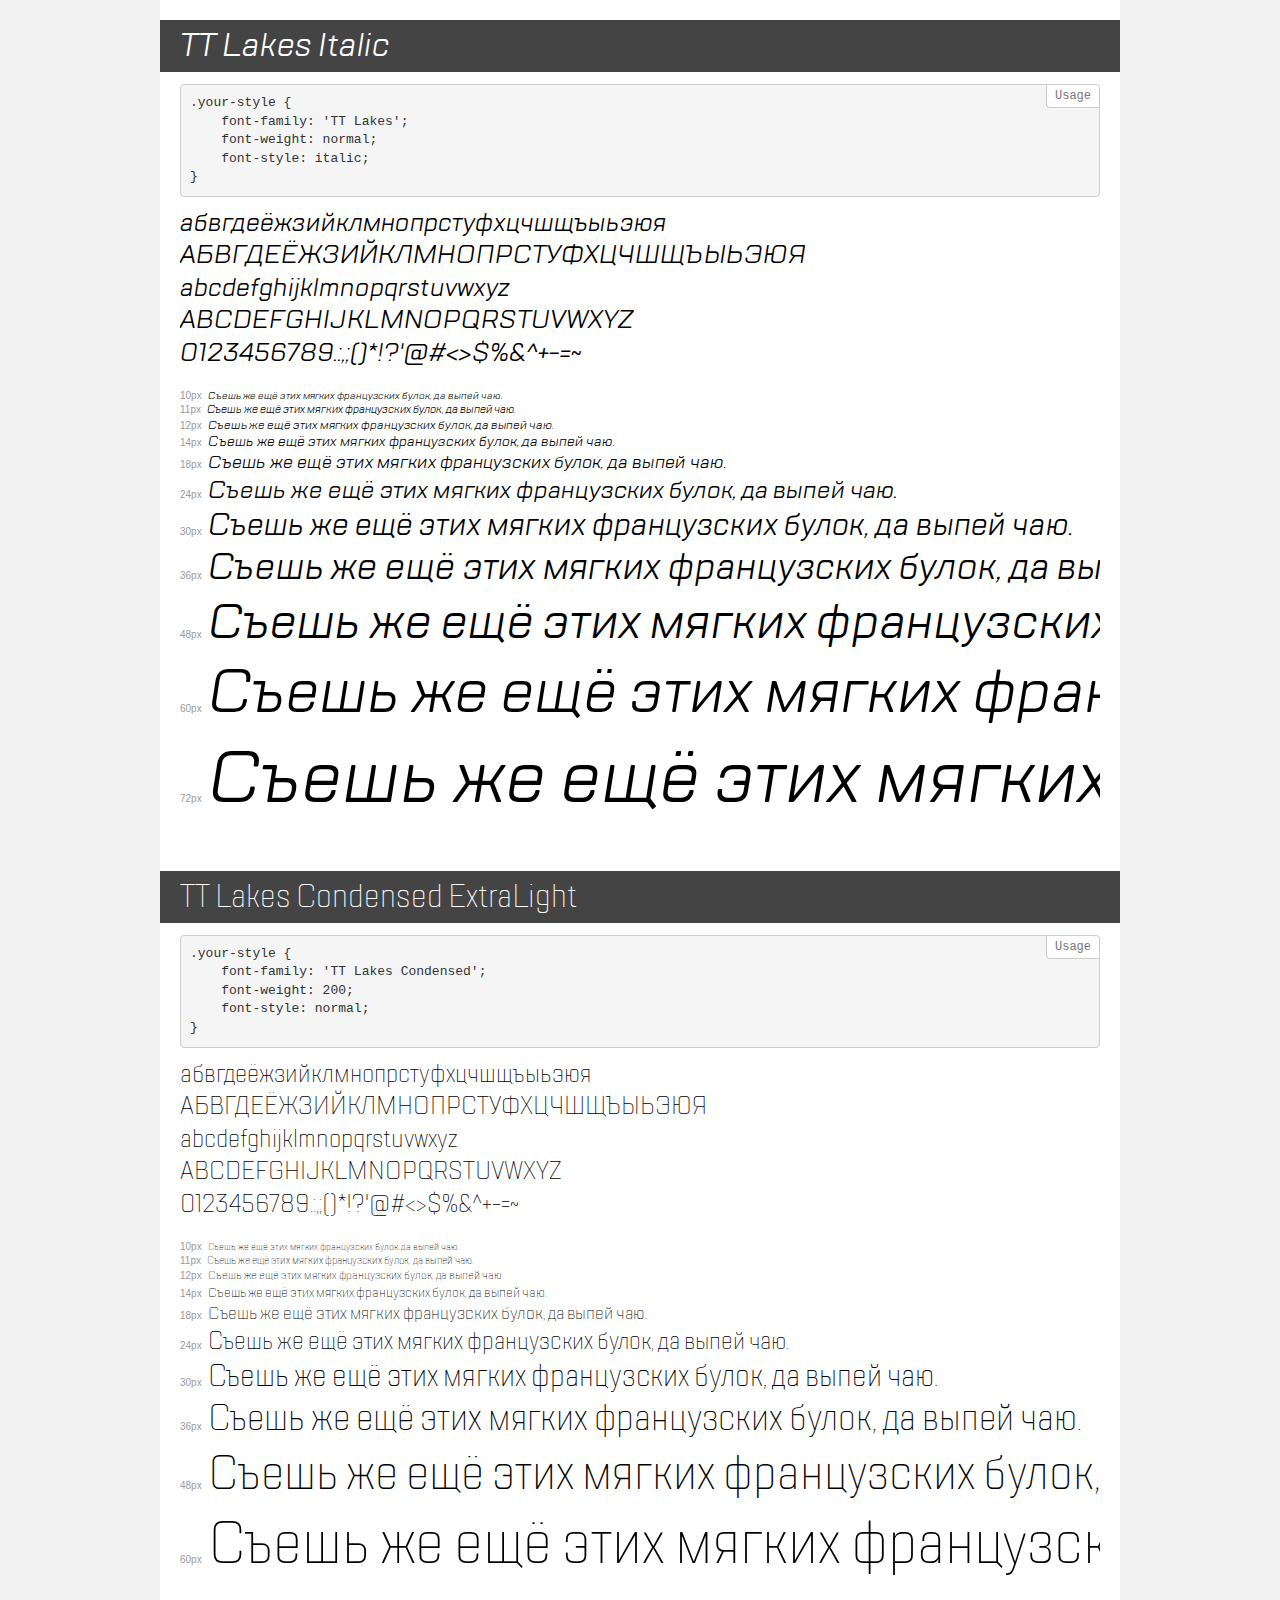
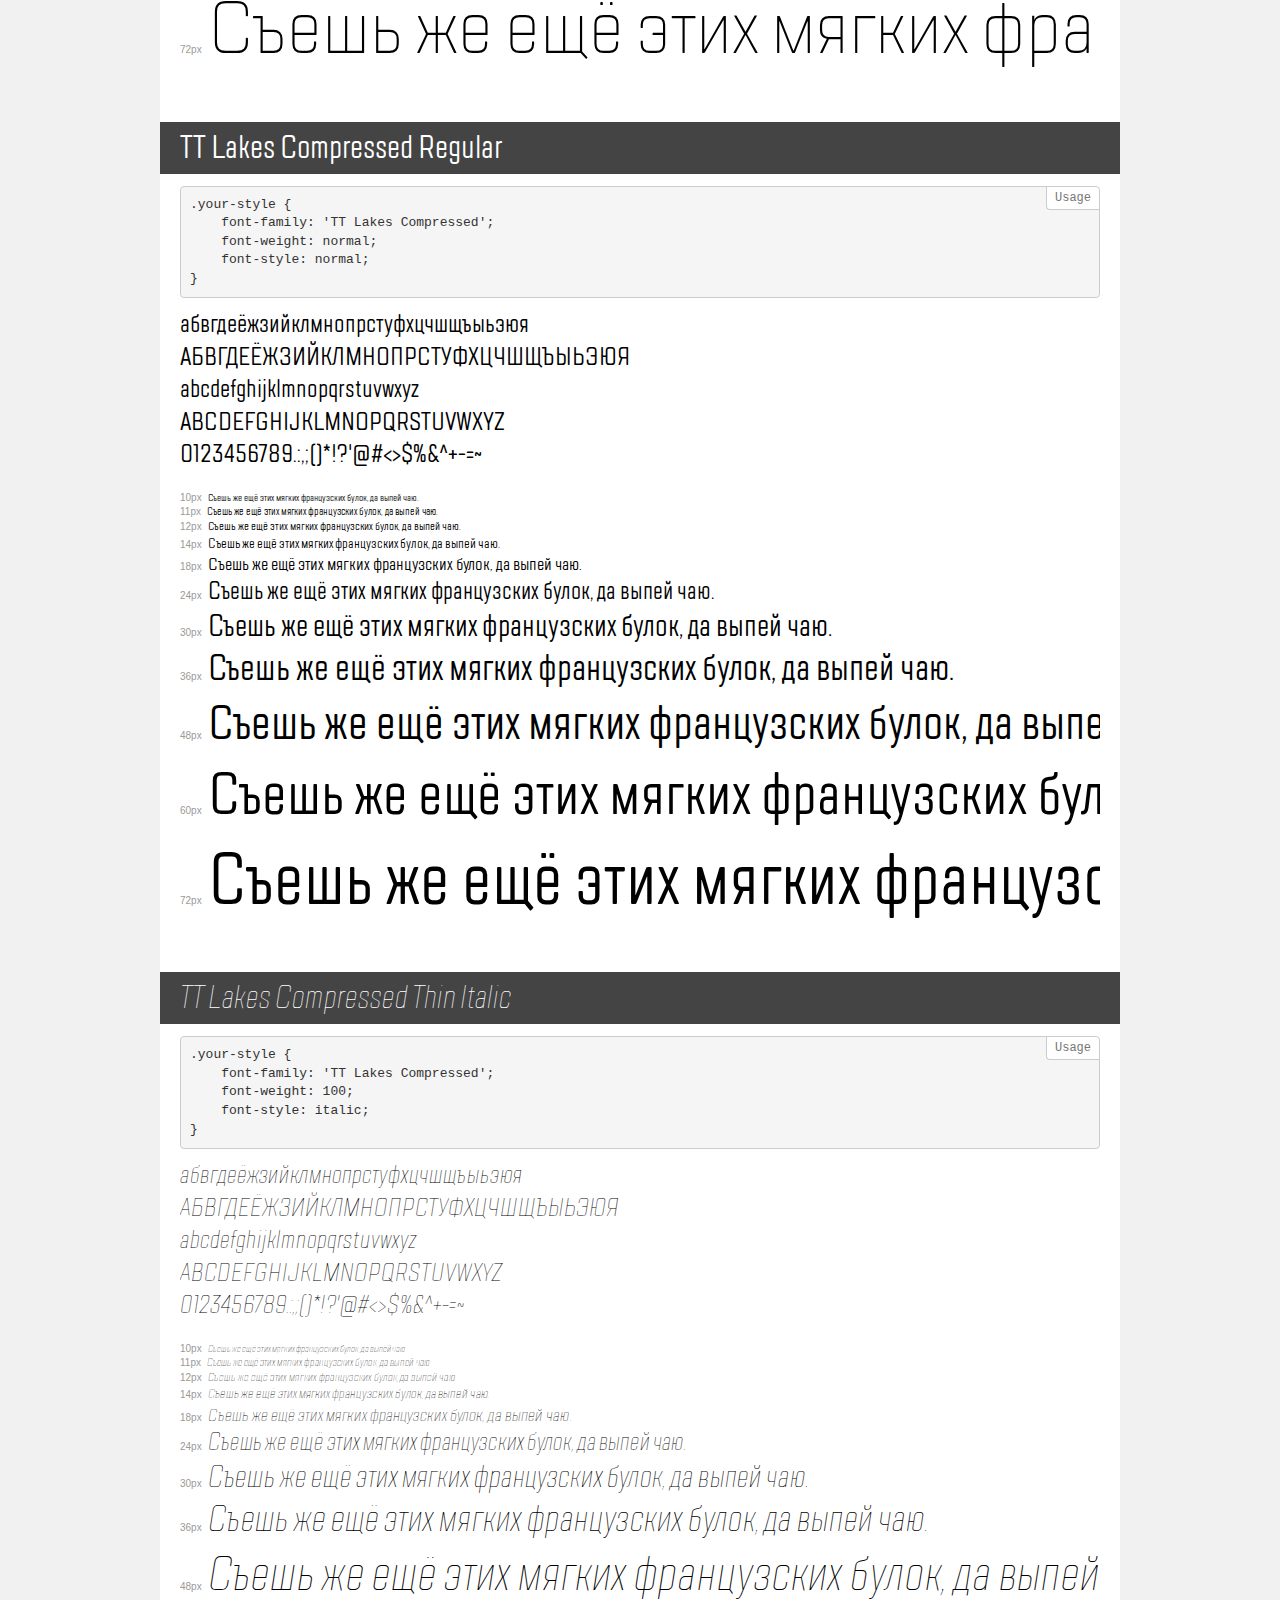
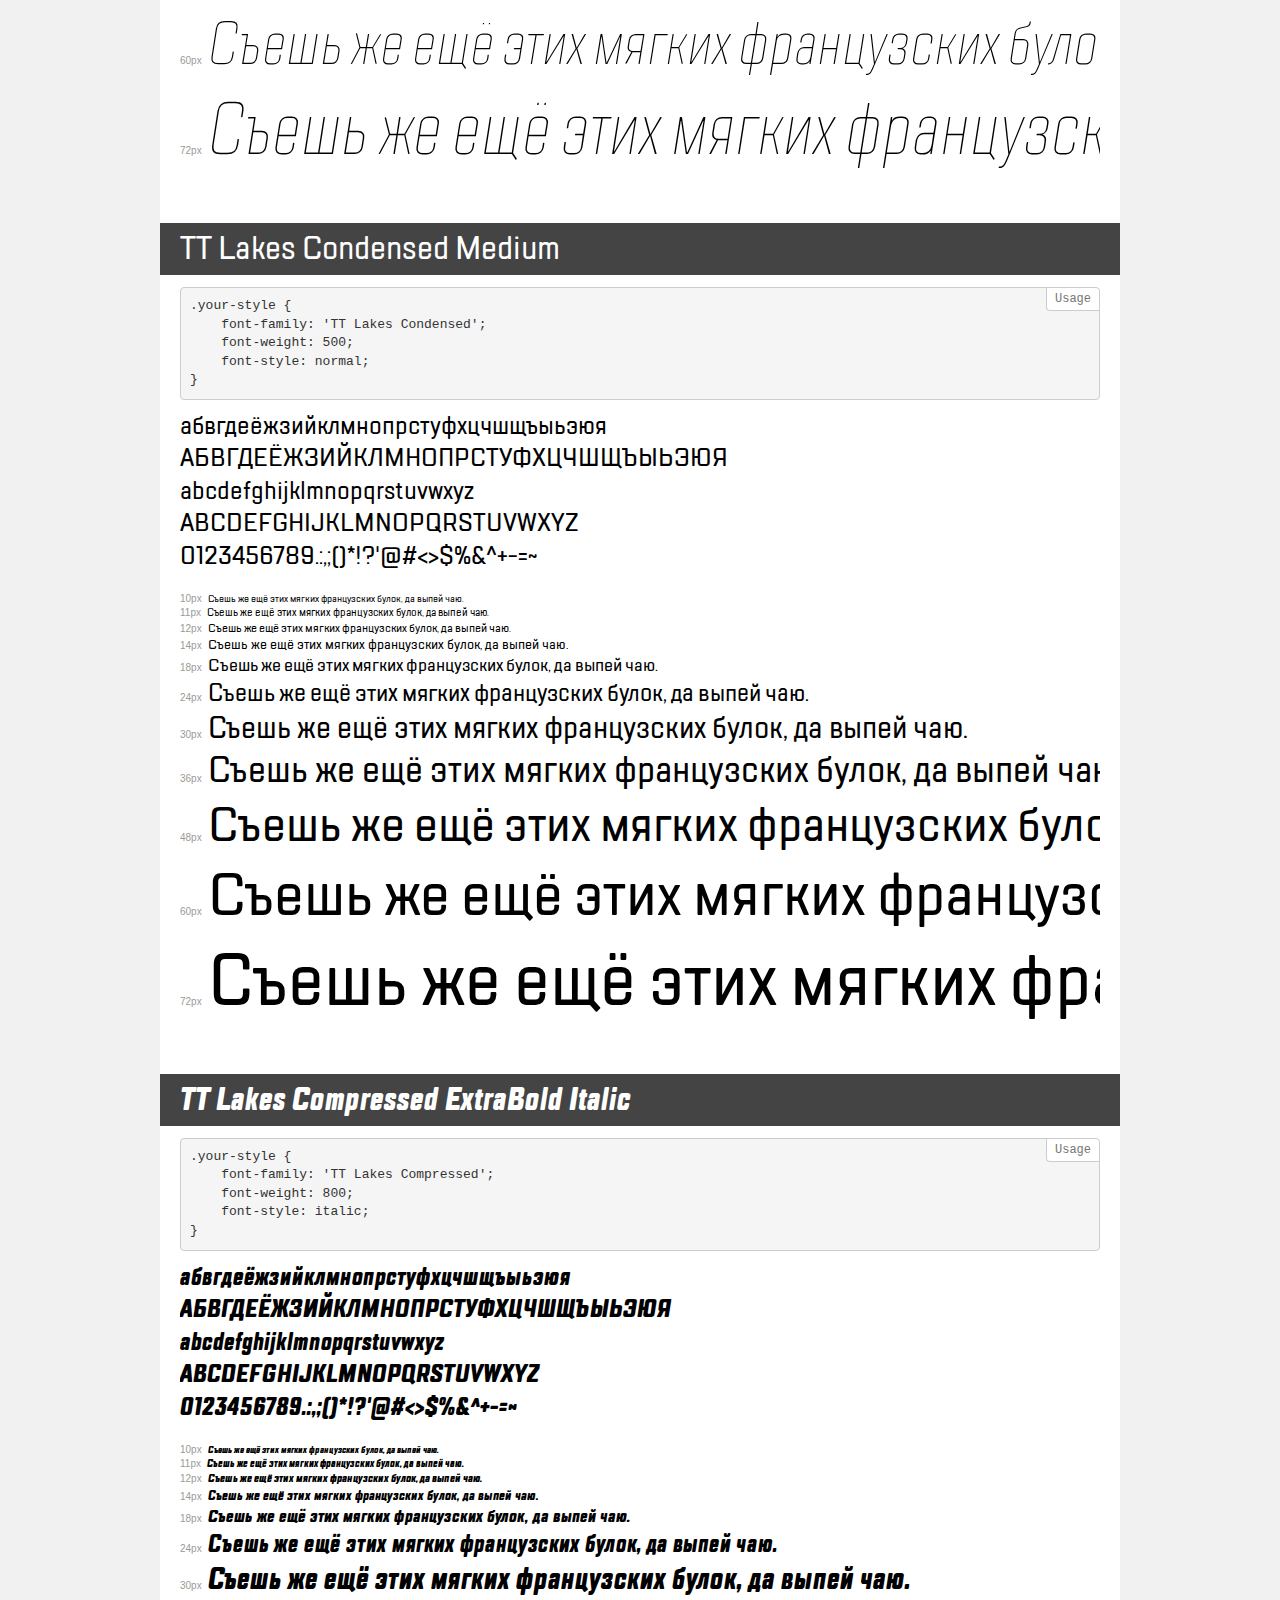
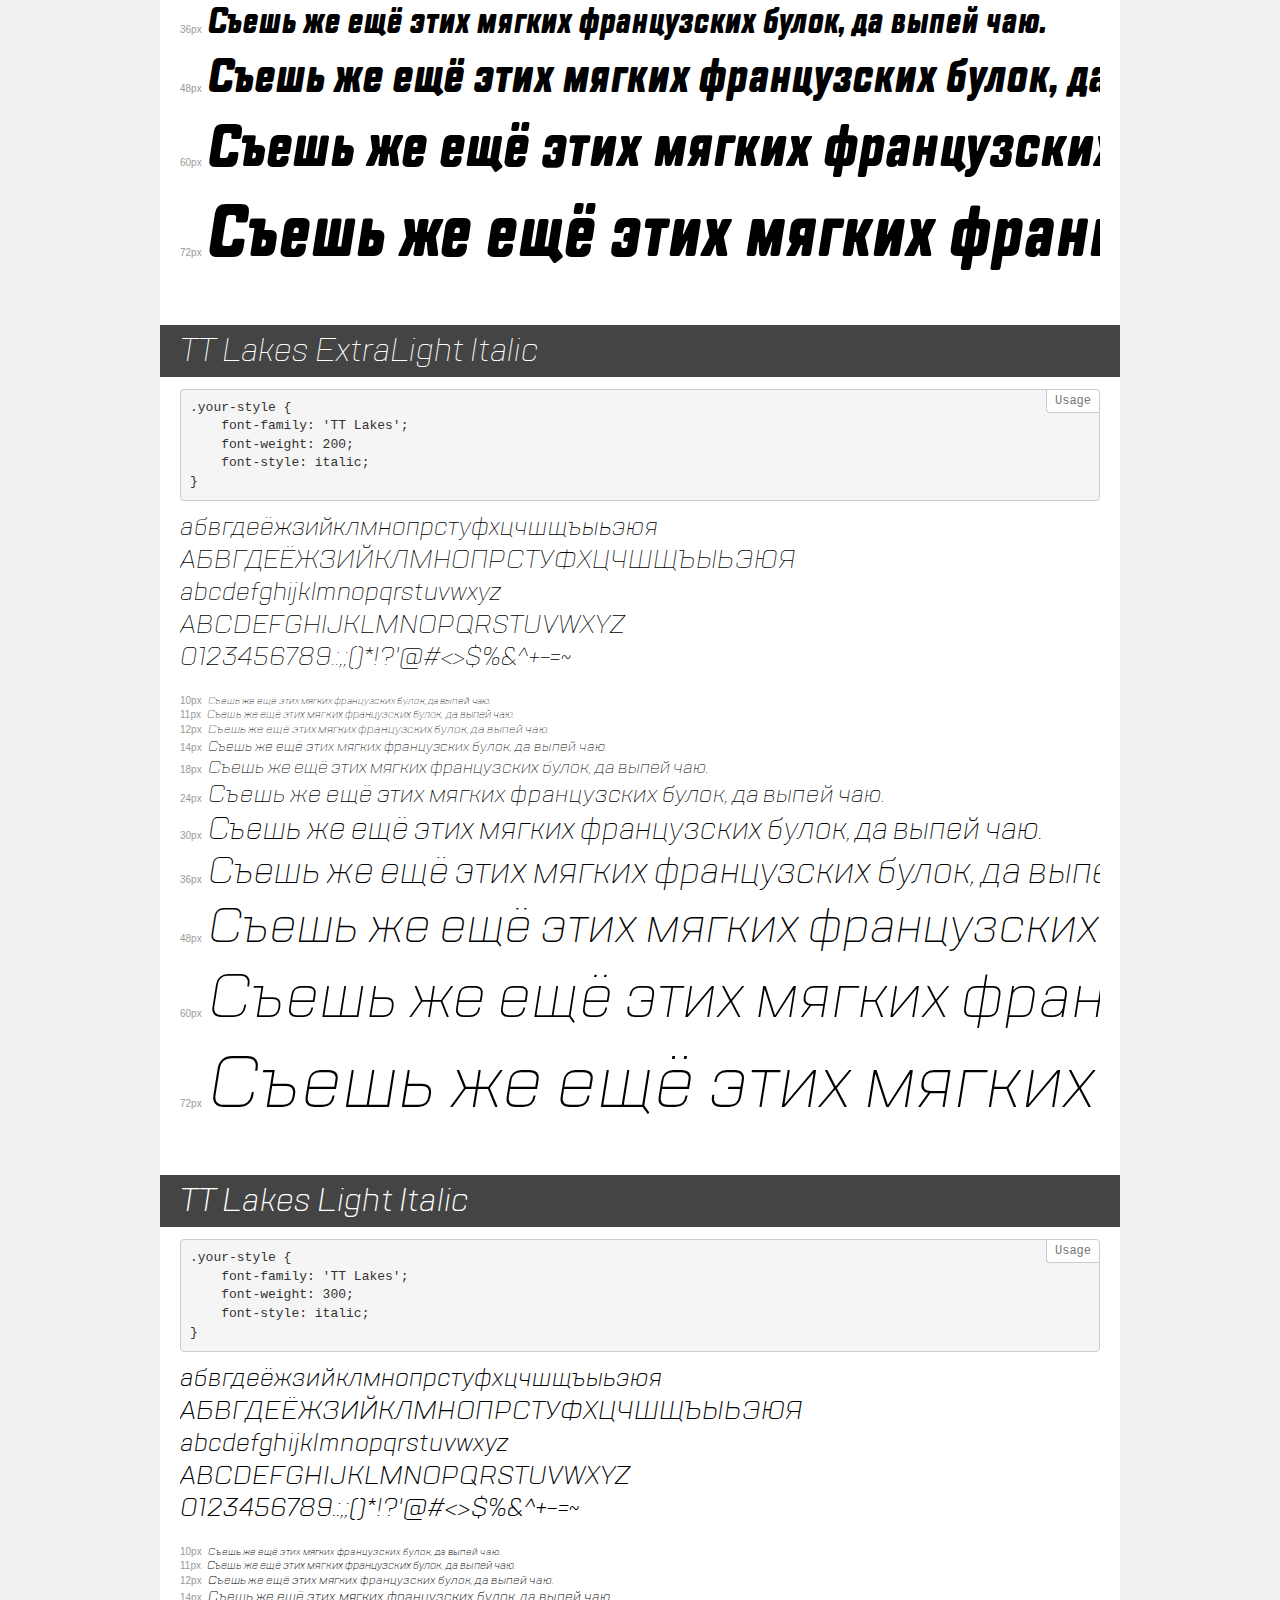
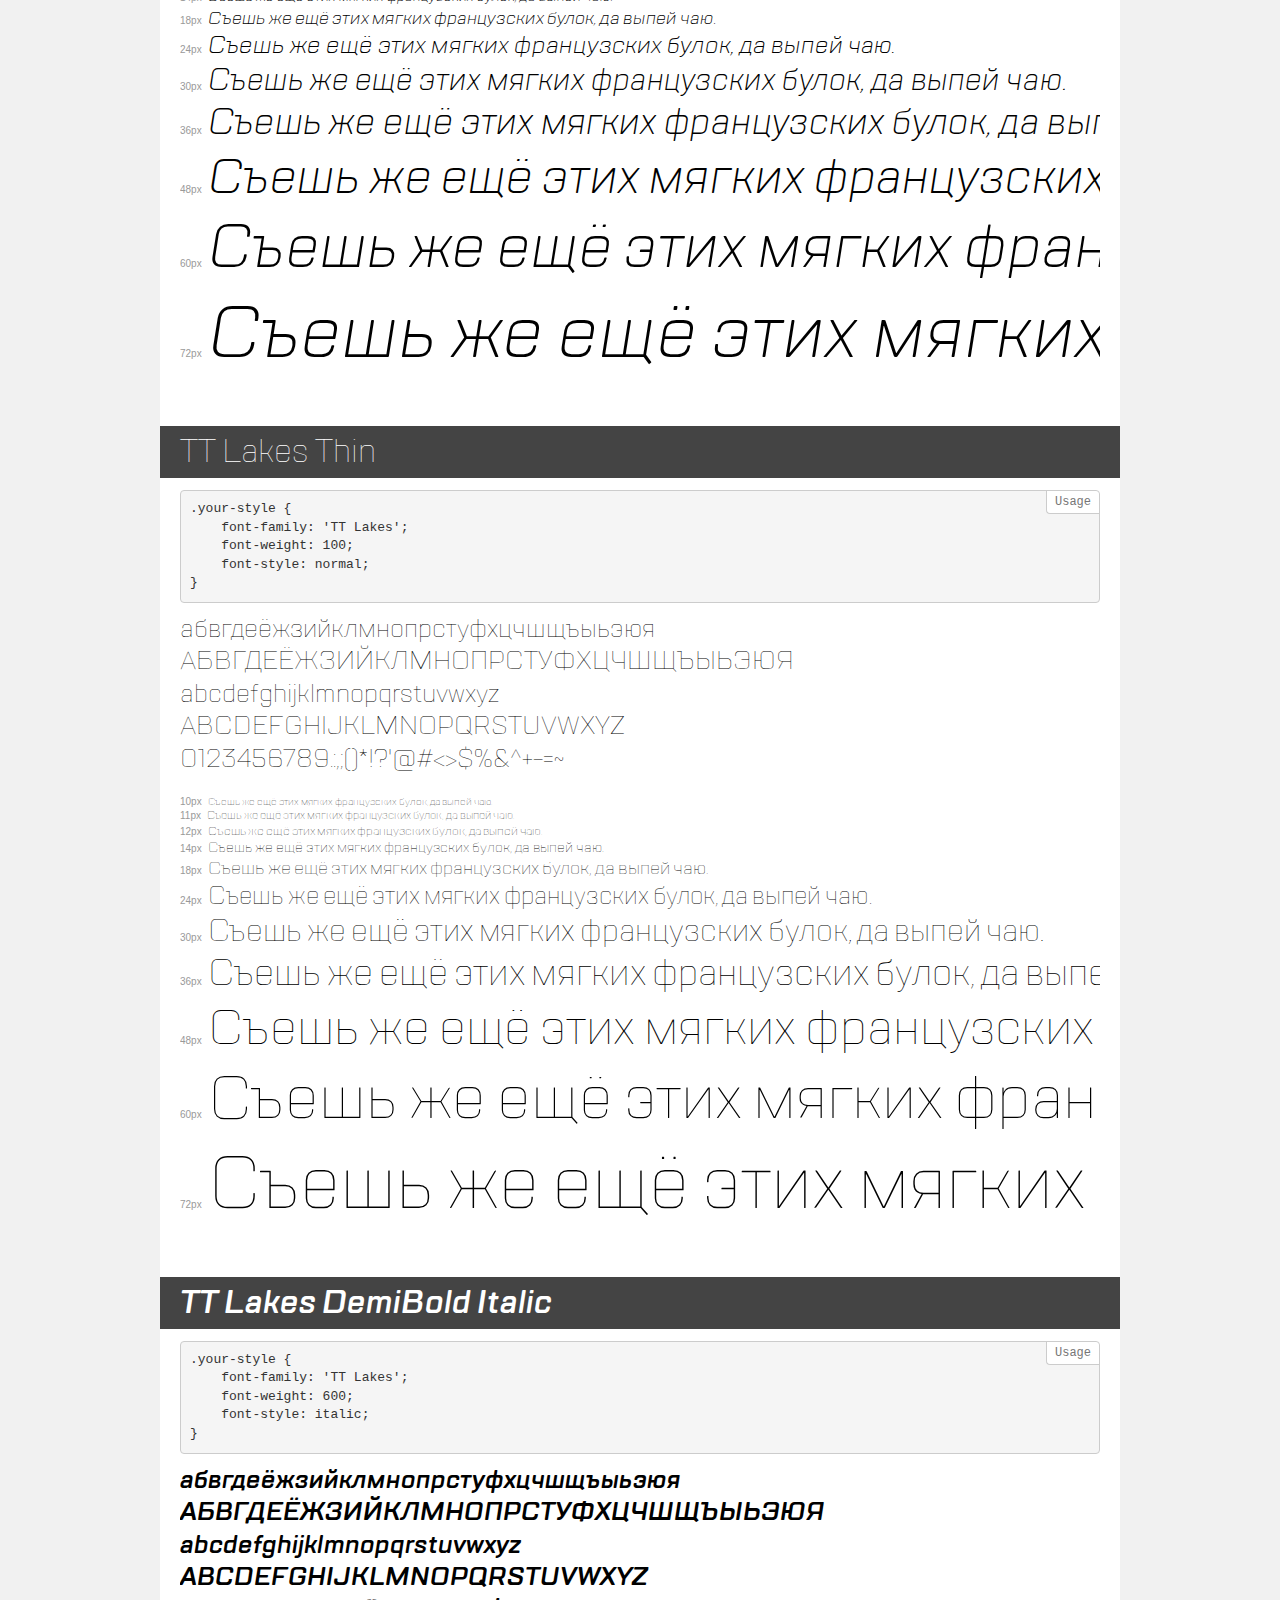
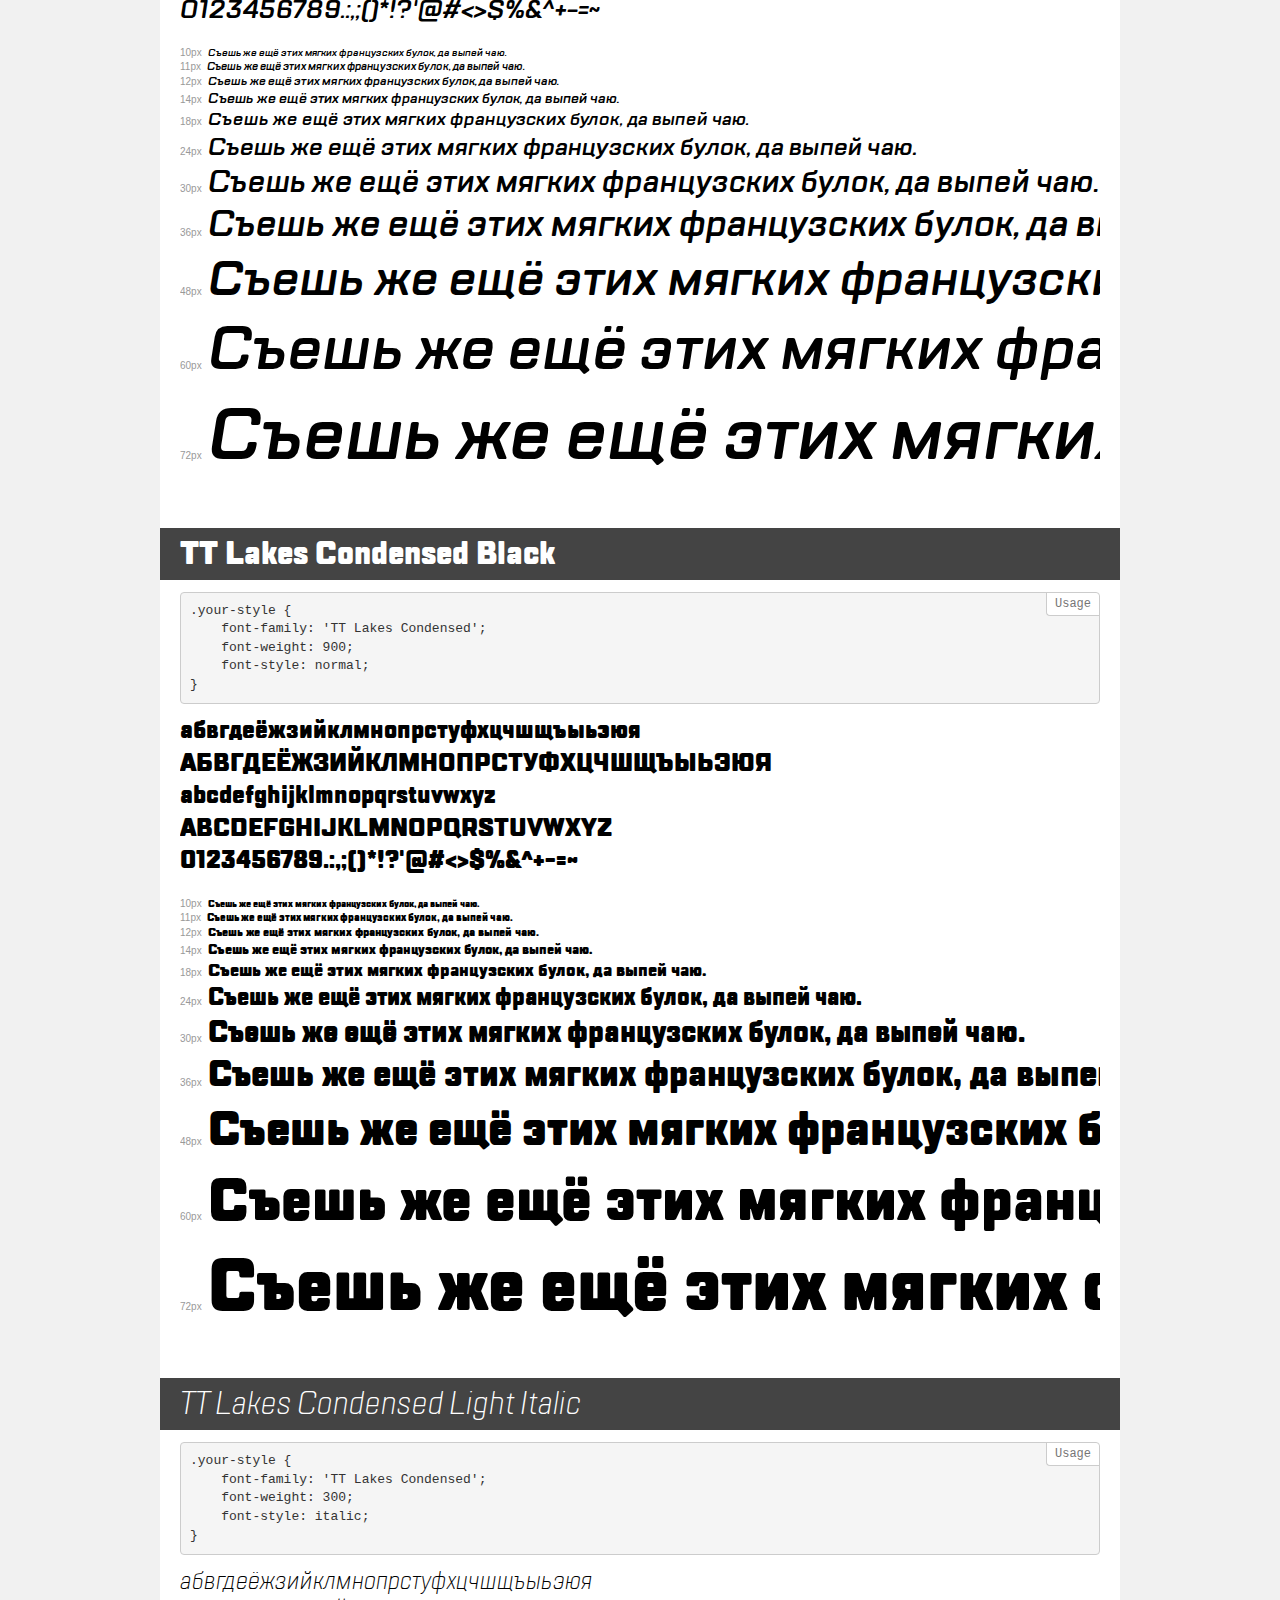
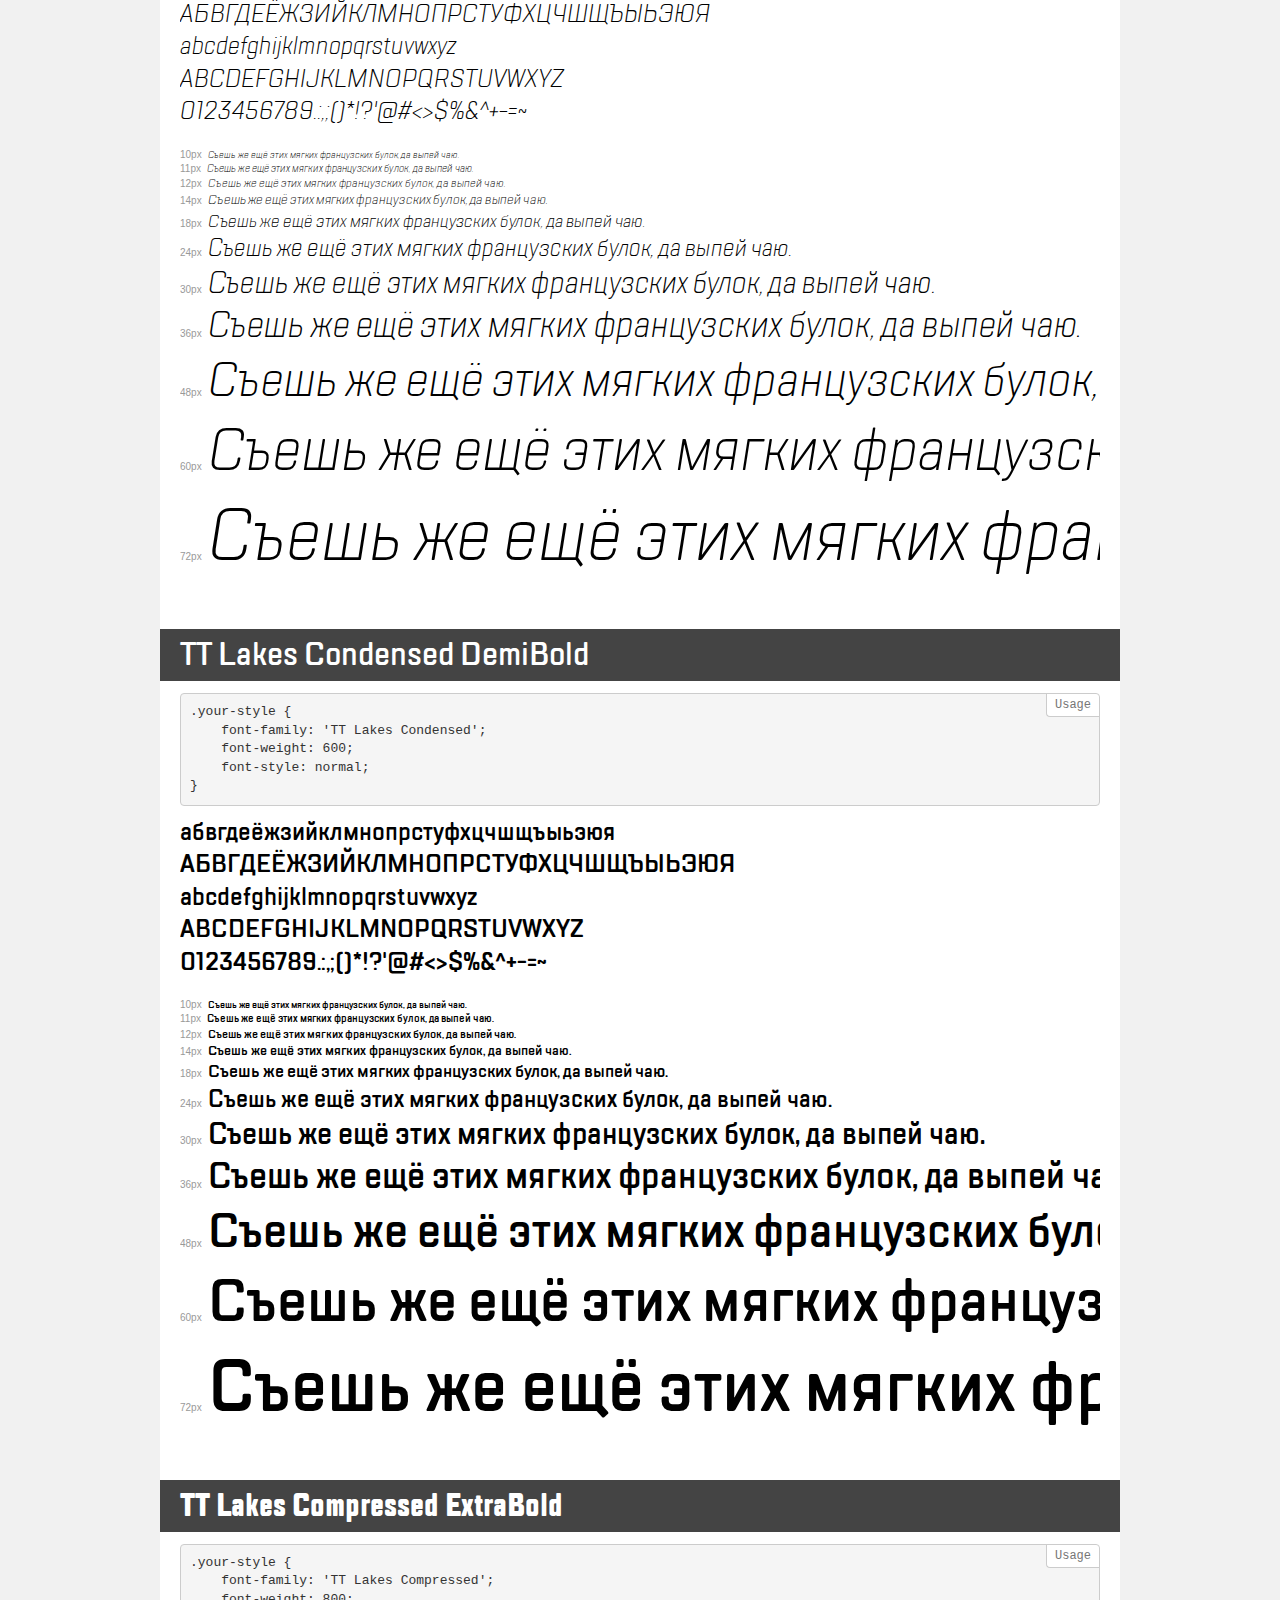
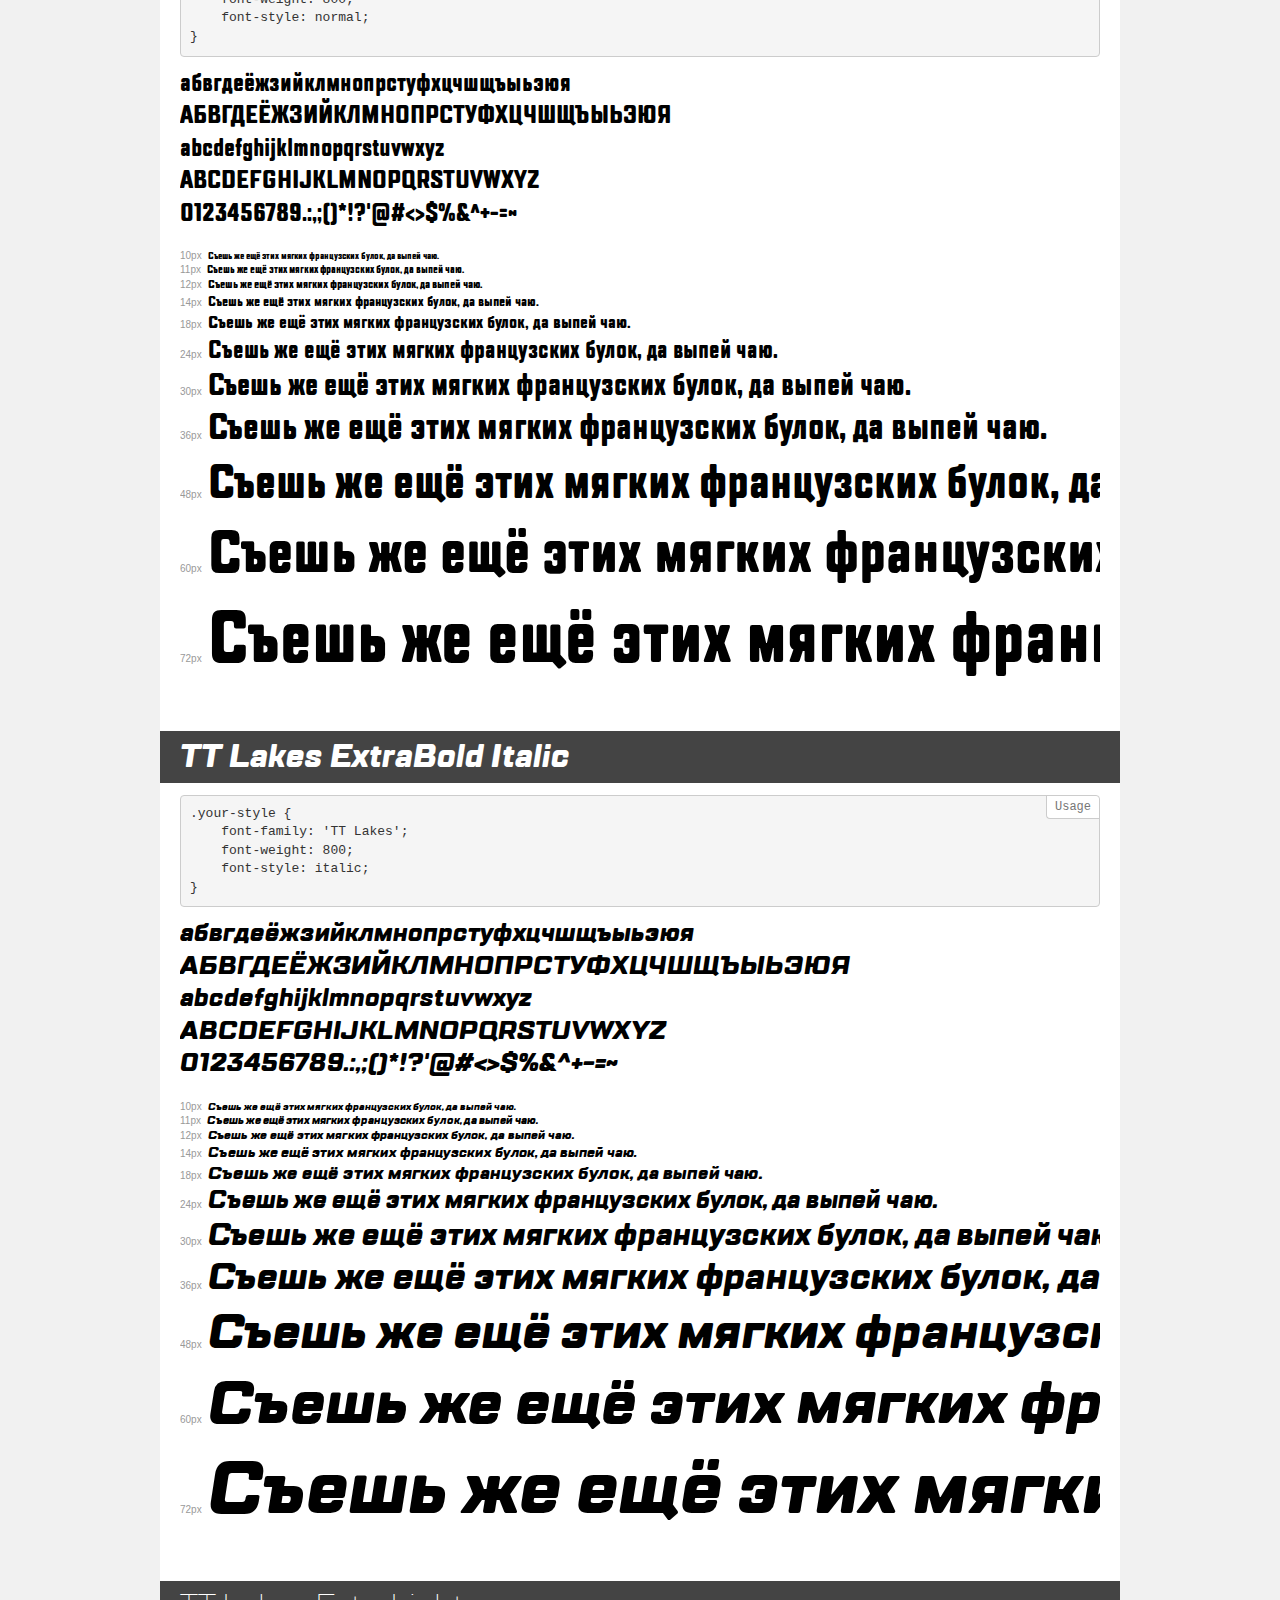
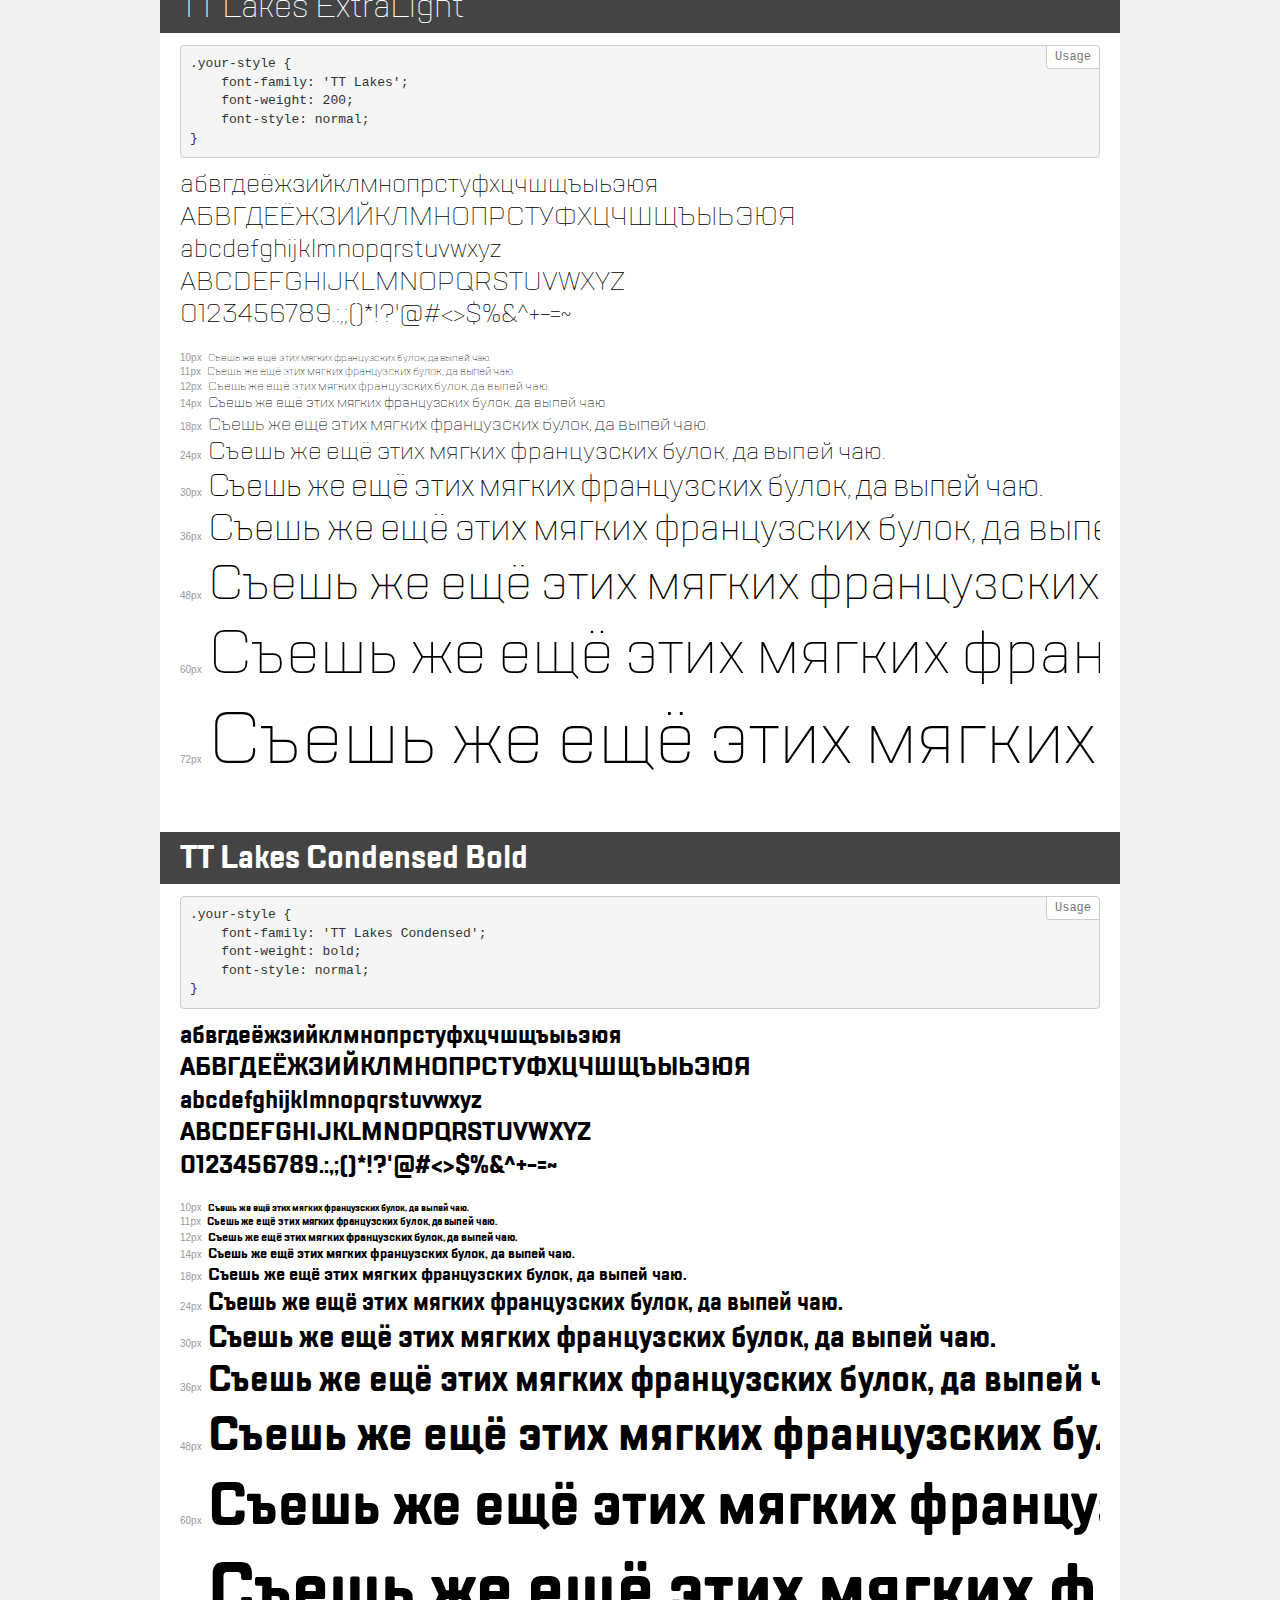
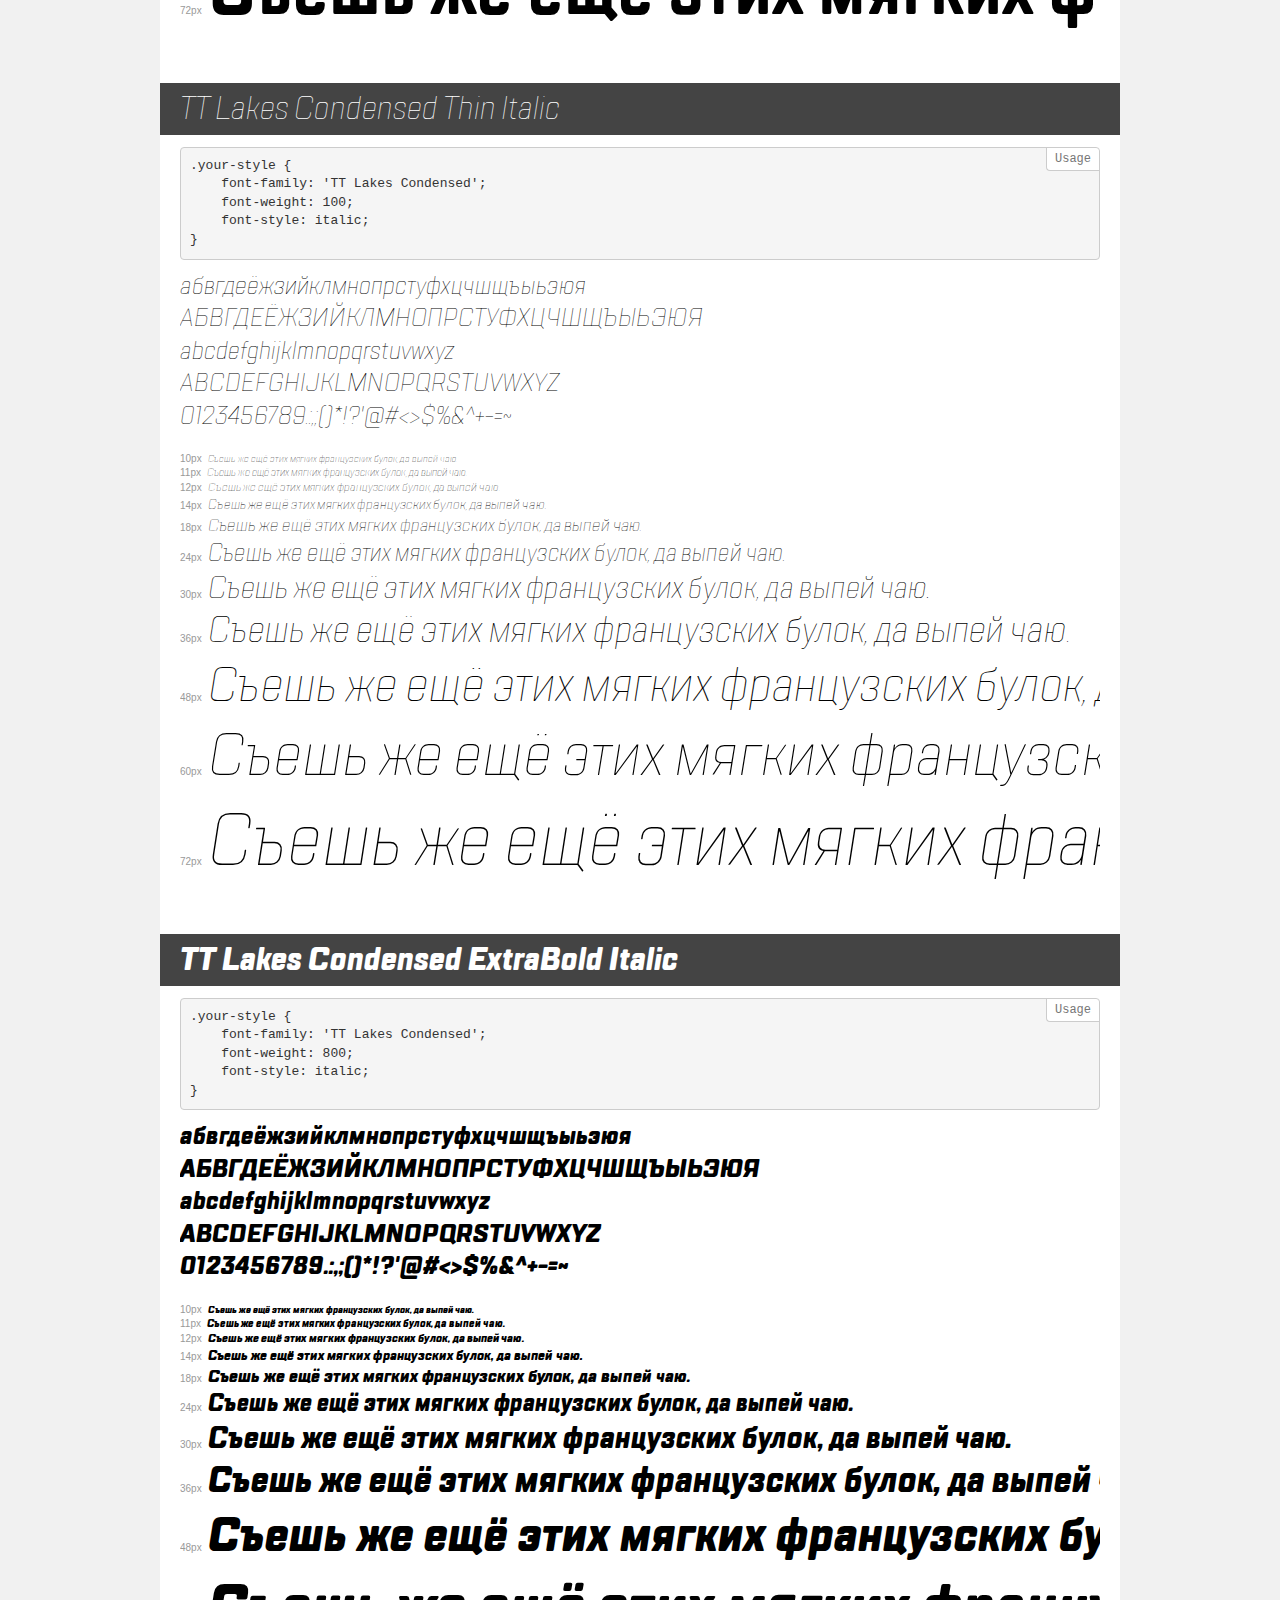
<file: src/fonts/TTLakes/demo.html>
<!DOCTYPE html>
<html>
<head>
    <meta charset="utf-8">
    <meta http-equiv="X-UA-Compatible" content="IE=edge">
    <meta name="viewport" content="width=device-width, initial-scale=1">
    <meta name="robots" content="noindex, noarchive">
    <meta name="format-detection" content="telephone=no">
    <title>Transfonter demo</title>
    <link href="stylesheet.css" rel="stylesheet">
    <style>
        /*
        http://meyerweb.com/eric/tools/css/reset/
        v2.0 | 20110126
        License: none (public domain)
        */
        html, body, div, span, applet, object, iframe,
        h1, h2, h3, h4, h5, h6, p, blockquote, pre,
        a, abbr, acronym, address, big, cite, code,
        del, dfn, em, img, ins, kbd, q, s, samp,
        small, strike, strong, sub, sup, tt, var,
        b, u, i, center,
        dl, dt, dd, ol, ul, li,
        fieldset, form, label, legend,
        table, caption, tbody, tfoot, thead, tr, th, td,
        article, aside, canvas, details, embed,
        figure, figcaption, footer, header, hgroup,
        menu, nav, output, ruby, section, summary,
        time, mark, audio, video {
            margin: 0;
            padding: 0;
            border: 0;
            font-size: 100%;
            font: inherit;
            vertical-align: baseline;
        }
        /* HTML5 display-role reset for older browsers */
        article, aside, details, figcaption, figure,
        footer, header, hgroup, menu, nav, section {
            display: block;
        }
        body {
            line-height: 1;
        }
        ol, ul {
            list-style: none;
        }
        blockquote, q {
            quotes: none;
        }
        blockquote:before, blockquote:after,
        q:before, q:after {
            content: '';
            content: none;
        }
        table {
            border-collapse: collapse;
            border-spacing: 0;
        }
        /* common styles */
        body {
            background: #f1f1f1;
            color: #000;
        }
        .page {
            background: #fff;
            width: 920px;
            margin: 0 auto;
            padding: 20px 20px 0 20px;
            overflow: hidden;
        }
        .font-container {
            overflow-x: auto;
            overflow-y: hidden;
            margin-bottom: 40px;
            line-height: 1.3;
            white-space: nowrap;
            padding-bottom: 5px;
        }
        h1 {
            position: relative;
            background: #444;
            font-size: 32px;
            color: #fff;
            padding: 10px 20px;
            margin: 0 -20px 12px -20px;
        }
        .letters {
            font-size: 25px;
            margin-bottom: 20px;
        }
        .s10:before {
            content: '10px';
        }
        .s11:before {
            content: '11px';
        }
        .s12:before {
            content: '12px';
        }
        .s14:before {
            content: '14px';
        }
        .s18:before {
            content: '18px';
        }
        .s24:before {
            content: '24px';
        }
        .s30:before {
            content: '30px';
        }
        .s36:before {
            content: '36px';
        }
        .s48:before {
            content: '48px';
        }
        .s60:before {
            content: '60px';
        }
        .s72:before {
            content: '72px';
        }
        .s10:before, .s11:before, .s12:before, .s14:before,
        .s18:before, .s24:before, .s30:before, .s36:before,
        .s48:before, .s60:before, .s72:before {
            font-family: Arial, sans-serif;
            font-size: 10px;
            font-weight: normal;
            font-style: normal;
            color: #999;
            padding-right: 6px;
        }
        pre {
            display: block;
            position: relative;
            padding: 9px;
            margin: 0 0 10px;
            font-family: Monaco, Menlo, Consolas, "Courier New", monospace !important;
            font-size: 13px;
            line-height: 1.428571429;
            color: #333;
            font-weight: normal !important;
            font-style: normal !important;
            background-color: #f5f5f5;
            border: 1px solid #ccc;
            overflow-x: auto;
            border-radius: 4px;
        }
        pre:after {
            display: block;
            position: absolute;
            right: 0;
            top: 0;
            content: 'Usage';
            line-height: 1;
            padding: 5px 8px;
            font-size: 12px;
            color: #767676;
            background-color: #fff;
            border: 1px solid #ccc;
            border-right: none;
            border-top: none;
            border-radius: 0 4px 0 4px;
            z-index: 10;
        }
        /* responsive */
        @media (max-width: 959px) {
            .page {
                width: auto;
                margin: 0;
            }
        }
    </style>
</head>
<body>
<div class="page">
    <div class="demo" style="font-family: 'TT Lakes'; font-weight: normal; font-style: italic;">
        <h1>TT Lakes Italic</h1>
        <pre>.your-style {
    font-family: 'TT Lakes';
    font-weight: normal;
    font-style: italic;
}</pre>
        <div class="font-container">
            <p class="letters">
                абвгдеёжзийклмнопрстуфхцчшщъыьэюя<br>
АБВГДЕЁЖЗИЙКЛМНОПРСТУФХЦЧШЩЪЫЬЭЮЯ<br>
abcdefghijklmnopqrstuvwxyz<br>
ABCDEFGHIJKLMNOPQRSTUVWXYZ<br>
                0123456789.:,;()*!?'@#<>$%&^+-=~
            </p>
            <p class="s10" style="font-size: 10px;">Съешь же ещё этих мягких французских булок, да выпей чаю.</p>
            <p class="s11" style="font-size: 11px;">Съешь же ещё этих мягких французских булок, да выпей чаю.</p>
            <p class="s12" style="font-size: 12px;">Съешь же ещё этих мягких французских булок, да выпей чаю.</p>
            <p class="s14" style="font-size: 14px;">Съешь же ещё этих мягких французских булок, да выпей чаю.</p>
            <p class="s18" style="font-size: 18px;">Съешь же ещё этих мягких французских булок, да выпей чаю.</p>
            <p class="s24" style="font-size: 24px;">Съешь же ещё этих мягких французских булок, да выпей чаю.</p>
            <p class="s30" style="font-size: 30px;">Съешь же ещё этих мягких французских булок, да выпей чаю.</p>
            <p class="s36" style="font-size: 36px;">Съешь же ещё этих мягких французских булок, да выпей чаю.</p>
            <p class="s48" style="font-size: 48px;">Съешь же ещё этих мягких французских булок, да выпей чаю.</p>
            <p class="s60" style="font-size: 60px;">Съешь же ещё этих мягких французских булок, да выпей чаю.</p>
            <p class="s72" style="font-size: 72px;">Съешь же ещё этих мягких французских булок, да выпей чаю.</p>
        </div>
    </div>
    <div class="demo" style="font-family: 'TT Lakes Condensed'; font-weight: 200; font-style: normal;">
        <h1>TT Lakes Condensed ExtraLight</h1>
        <pre>.your-style {
    font-family: 'TT Lakes Condensed';
    font-weight: 200;
    font-style: normal;
}</pre>
        <div class="font-container">
            <p class="letters">
                абвгдеёжзийклмнопрстуфхцчшщъыьэюя<br>
АБВГДЕЁЖЗИЙКЛМНОПРСТУФХЦЧШЩЪЫЬЭЮЯ<br>
abcdefghijklmnopqrstuvwxyz<br>
ABCDEFGHIJKLMNOPQRSTUVWXYZ<br>
                0123456789.:,;()*!?'@#<>$%&^+-=~
            </p>
            <p class="s10" style="font-size: 10px;">Съешь же ещё этих мягких французских булок, да выпей чаю.</p>
            <p class="s11" style="font-size: 11px;">Съешь же ещё этих мягких французских булок, да выпей чаю.</p>
            <p class="s12" style="font-size: 12px;">Съешь же ещё этих мягких французских булок, да выпей чаю.</p>
            <p class="s14" style="font-size: 14px;">Съешь же ещё этих мягких французских булок, да выпей чаю.</p>
            <p class="s18" style="font-size: 18px;">Съешь же ещё этих мягких французских булок, да выпей чаю.</p>
            <p class="s24" style="font-size: 24px;">Съешь же ещё этих мягких французских булок, да выпей чаю.</p>
            <p class="s30" style="font-size: 30px;">Съешь же ещё этих мягких французских булок, да выпей чаю.</p>
            <p class="s36" style="font-size: 36px;">Съешь же ещё этих мягких французских булок, да выпей чаю.</p>
            <p class="s48" style="font-size: 48px;">Съешь же ещё этих мягких французских булок, да выпей чаю.</p>
            <p class="s60" style="font-size: 60px;">Съешь же ещё этих мягких французских булок, да выпей чаю.</p>
            <p class="s72" style="font-size: 72px;">Съешь же ещё этих мягких французских булок, да выпей чаю.</p>
        </div>
    </div>
    <div class="demo" style="font-family: 'TT Lakes Compressed'; font-weight: normal; font-style: normal;">
        <h1>TT Lakes Compressed Regular</h1>
        <pre>.your-style {
    font-family: 'TT Lakes Compressed';
    font-weight: normal;
    font-style: normal;
}</pre>
        <div class="font-container">
            <p class="letters">
                абвгдеёжзийклмнопрстуфхцчшщъыьэюя<br>
АБВГДЕЁЖЗИЙКЛМНОПРСТУФХЦЧШЩЪЫЬЭЮЯ<br>
abcdefghijklmnopqrstuvwxyz<br>
ABCDEFGHIJKLMNOPQRSTUVWXYZ<br>
                0123456789.:,;()*!?'@#<>$%&^+-=~
            </p>
            <p class="s10" style="font-size: 10px;">Съешь же ещё этих мягких французских булок, да выпей чаю.</p>
            <p class="s11" style="font-size: 11px;">Съешь же ещё этих мягких французских булок, да выпей чаю.</p>
            <p class="s12" style="font-size: 12px;">Съешь же ещё этих мягких французских булок, да выпей чаю.</p>
            <p class="s14" style="font-size: 14px;">Съешь же ещё этих мягких французских булок, да выпей чаю.</p>
            <p class="s18" style="font-size: 18px;">Съешь же ещё этих мягких французских булок, да выпей чаю.</p>
            <p class="s24" style="font-size: 24px;">Съешь же ещё этих мягких французских булок, да выпей чаю.</p>
            <p class="s30" style="font-size: 30px;">Съешь же ещё этих мягких французских булок, да выпей чаю.</p>
            <p class="s36" style="font-size: 36px;">Съешь же ещё этих мягких французских булок, да выпей чаю.</p>
            <p class="s48" style="font-size: 48px;">Съешь же ещё этих мягких французских булок, да выпей чаю.</p>
            <p class="s60" style="font-size: 60px;">Съешь же ещё этих мягких французских булок, да выпей чаю.</p>
            <p class="s72" style="font-size: 72px;">Съешь же ещё этих мягких французских булок, да выпей чаю.</p>
        </div>
    </div>
    <div class="demo" style="font-family: 'TT Lakes Compressed'; font-weight: 100; font-style: italic;">
        <h1>TT Lakes Compressed Thin Italic</h1>
        <pre>.your-style {
    font-family: 'TT Lakes Compressed';
    font-weight: 100;
    font-style: italic;
}</pre>
        <div class="font-container">
            <p class="letters">
                абвгдеёжзийклмнопрстуфхцчшщъыьэюя<br>
АБВГДЕЁЖЗИЙКЛМНОПРСТУФХЦЧШЩЪЫЬЭЮЯ<br>
abcdefghijklmnopqrstuvwxyz<br>
ABCDEFGHIJKLMNOPQRSTUVWXYZ<br>
                0123456789.:,;()*!?'@#<>$%&^+-=~
            </p>
            <p class="s10" style="font-size: 10px;">Съешь же ещё этих мягких французских булок, да выпей чаю.</p>
            <p class="s11" style="font-size: 11px;">Съешь же ещё этих мягких французских булок, да выпей чаю.</p>
            <p class="s12" style="font-size: 12px;">Съешь же ещё этих мягких французских булок, да выпей чаю.</p>
            <p class="s14" style="font-size: 14px;">Съешь же ещё этих мягких французских булок, да выпей чаю.</p>
            <p class="s18" style="font-size: 18px;">Съешь же ещё этих мягких французских булок, да выпей чаю.</p>
            <p class="s24" style="font-size: 24px;">Съешь же ещё этих мягких французских булок, да выпей чаю.</p>
            <p class="s30" style="font-size: 30px;">Съешь же ещё этих мягких французских булок, да выпей чаю.</p>
            <p class="s36" style="font-size: 36px;">Съешь же ещё этих мягких французских булок, да выпей чаю.</p>
            <p class="s48" style="font-size: 48px;">Съешь же ещё этих мягких французских булок, да выпей чаю.</p>
            <p class="s60" style="font-size: 60px;">Съешь же ещё этих мягких французских булок, да выпей чаю.</p>
            <p class="s72" style="font-size: 72px;">Съешь же ещё этих мягких французских булок, да выпей чаю.</p>
        </div>
    </div>
    <div class="demo" style="font-family: 'TT Lakes Condensed'; font-weight: 500; font-style: normal;">
        <h1>TT Lakes Condensed Medium</h1>
        <pre>.your-style {
    font-family: 'TT Lakes Condensed';
    font-weight: 500;
    font-style: normal;
}</pre>
        <div class="font-container">
            <p class="letters">
                абвгдеёжзийклмнопрстуфхцчшщъыьэюя<br>
АБВГДЕЁЖЗИЙКЛМНОПРСТУФХЦЧШЩЪЫЬЭЮЯ<br>
abcdefghijklmnopqrstuvwxyz<br>
ABCDEFGHIJKLMNOPQRSTUVWXYZ<br>
                0123456789.:,;()*!?'@#<>$%&^+-=~
            </p>
            <p class="s10" style="font-size: 10px;">Съешь же ещё этих мягких французских булок, да выпей чаю.</p>
            <p class="s11" style="font-size: 11px;">Съешь же ещё этих мягких французских булок, да выпей чаю.</p>
            <p class="s12" style="font-size: 12px;">Съешь же ещё этих мягких французских булок, да выпей чаю.</p>
            <p class="s14" style="font-size: 14px;">Съешь же ещё этих мягких французских булок, да выпей чаю.</p>
            <p class="s18" style="font-size: 18px;">Съешь же ещё этих мягких французских булок, да выпей чаю.</p>
            <p class="s24" style="font-size: 24px;">Съешь же ещё этих мягких французских булок, да выпей чаю.</p>
            <p class="s30" style="font-size: 30px;">Съешь же ещё этих мягких французских булок, да выпей чаю.</p>
            <p class="s36" style="font-size: 36px;">Съешь же ещё этих мягких французских булок, да выпей чаю.</p>
            <p class="s48" style="font-size: 48px;">Съешь же ещё этих мягких французских булок, да выпей чаю.</p>
            <p class="s60" style="font-size: 60px;">Съешь же ещё этих мягких французских булок, да выпей чаю.</p>
            <p class="s72" style="font-size: 72px;">Съешь же ещё этих мягких французских булок, да выпей чаю.</p>
        </div>
    </div>
    <div class="demo" style="font-family: 'TT Lakes Compressed'; font-weight: 800; font-style: italic;">
        <h1>TT Lakes Compressed ExtraBold Italic</h1>
        <pre>.your-style {
    font-family: 'TT Lakes Compressed';
    font-weight: 800;
    font-style: italic;
}</pre>
        <div class="font-container">
            <p class="letters">
                абвгдеёжзийклмнопрстуфхцчшщъыьэюя<br>
АБВГДЕЁЖЗИЙКЛМНОПРСТУФХЦЧШЩЪЫЬЭЮЯ<br>
abcdefghijklmnopqrstuvwxyz<br>
ABCDEFGHIJKLMNOPQRSTUVWXYZ<br>
                0123456789.:,;()*!?'@#<>$%&^+-=~
            </p>
            <p class="s10" style="font-size: 10px;">Съешь же ещё этих мягких французских булок, да выпей чаю.</p>
            <p class="s11" style="font-size: 11px;">Съешь же ещё этих мягких французских булок, да выпей чаю.</p>
            <p class="s12" style="font-size: 12px;">Съешь же ещё этих мягких французских булок, да выпей чаю.</p>
            <p class="s14" style="font-size: 14px;">Съешь же ещё этих мягких французских булок, да выпей чаю.</p>
            <p class="s18" style="font-size: 18px;">Съешь же ещё этих мягких французских булок, да выпей чаю.</p>
            <p class="s24" style="font-size: 24px;">Съешь же ещё этих мягких французских булок, да выпей чаю.</p>
            <p class="s30" style="font-size: 30px;">Съешь же ещё этих мягких французских булок, да выпей чаю.</p>
            <p class="s36" style="font-size: 36px;">Съешь же ещё этих мягких французских булок, да выпей чаю.</p>
            <p class="s48" style="font-size: 48px;">Съешь же ещё этих мягких французских булок, да выпей чаю.</p>
            <p class="s60" style="font-size: 60px;">Съешь же ещё этих мягких французских булок, да выпей чаю.</p>
            <p class="s72" style="font-size: 72px;">Съешь же ещё этих мягких французских булок, да выпей чаю.</p>
        </div>
    </div>
    <div class="demo" style="font-family: 'TT Lakes'; font-weight: 200; font-style: italic;">
        <h1>TT Lakes ExtraLight Italic</h1>
        <pre>.your-style {
    font-family: 'TT Lakes';
    font-weight: 200;
    font-style: italic;
}</pre>
        <div class="font-container">
            <p class="letters">
                абвгдеёжзийклмнопрстуфхцчшщъыьэюя<br>
АБВГДЕЁЖЗИЙКЛМНОПРСТУФХЦЧШЩЪЫЬЭЮЯ<br>
abcdefghijklmnopqrstuvwxyz<br>
ABCDEFGHIJKLMNOPQRSTUVWXYZ<br>
                0123456789.:,;()*!?'@#<>$%&^+-=~
            </p>
            <p class="s10" style="font-size: 10px;">Съешь же ещё этих мягких французских булок, да выпей чаю.</p>
            <p class="s11" style="font-size: 11px;">Съешь же ещё этих мягких французских булок, да выпей чаю.</p>
            <p class="s12" style="font-size: 12px;">Съешь же ещё этих мягких французских булок, да выпей чаю.</p>
            <p class="s14" style="font-size: 14px;">Съешь же ещё этих мягких французских булок, да выпей чаю.</p>
            <p class="s18" style="font-size: 18px;">Съешь же ещё этих мягких французских булок, да выпей чаю.</p>
            <p class="s24" style="font-size: 24px;">Съешь же ещё этих мягких французских булок, да выпей чаю.</p>
            <p class="s30" style="font-size: 30px;">Съешь же ещё этих мягких французских булок, да выпей чаю.</p>
            <p class="s36" style="font-size: 36px;">Съешь же ещё этих мягких французских булок, да выпей чаю.</p>
            <p class="s48" style="font-size: 48px;">Съешь же ещё этих мягких французских булок, да выпей чаю.</p>
            <p class="s60" style="font-size: 60px;">Съешь же ещё этих мягких французских булок, да выпей чаю.</p>
            <p class="s72" style="font-size: 72px;">Съешь же ещё этих мягких французских булок, да выпей чаю.</p>
        </div>
    </div>
    <div class="demo" style="font-family: 'TT Lakes'; font-weight: 300; font-style: italic;">
        <h1>TT Lakes Light Italic</h1>
        <pre>.your-style {
    font-family: 'TT Lakes';
    font-weight: 300;
    font-style: italic;
}</pre>
        <div class="font-container">
            <p class="letters">
                абвгдеёжзийклмнопрстуфхцчшщъыьэюя<br>
АБВГДЕЁЖЗИЙКЛМНОПРСТУФХЦЧШЩЪЫЬЭЮЯ<br>
abcdefghijklmnopqrstuvwxyz<br>
ABCDEFGHIJKLMNOPQRSTUVWXYZ<br>
                0123456789.:,;()*!?'@#<>$%&^+-=~
            </p>
            <p class="s10" style="font-size: 10px;">Съешь же ещё этих мягких французских булок, да выпей чаю.</p>
            <p class="s11" style="font-size: 11px;">Съешь же ещё этих мягких французских булок, да выпей чаю.</p>
            <p class="s12" style="font-size: 12px;">Съешь же ещё этих мягких французских булок, да выпей чаю.</p>
            <p class="s14" style="font-size: 14px;">Съешь же ещё этих мягких французских булок, да выпей чаю.</p>
            <p class="s18" style="font-size: 18px;">Съешь же ещё этих мягких французских булок, да выпей чаю.</p>
            <p class="s24" style="font-size: 24px;">Съешь же ещё этих мягких французских булок, да выпей чаю.</p>
            <p class="s30" style="font-size: 30px;">Съешь же ещё этих мягких французских булок, да выпей чаю.</p>
            <p class="s36" style="font-size: 36px;">Съешь же ещё этих мягких французских булок, да выпей чаю.</p>
            <p class="s48" style="font-size: 48px;">Съешь же ещё этих мягких французских булок, да выпей чаю.</p>
            <p class="s60" style="font-size: 60px;">Съешь же ещё этих мягких французских булок, да выпей чаю.</p>
            <p class="s72" style="font-size: 72px;">Съешь же ещё этих мягких французских булок, да выпей чаю.</p>
        </div>
    </div>
    <div class="demo" style="font-family: 'TT Lakes'; font-weight: 100; font-style: normal;">
        <h1>TT Lakes Thin</h1>
        <pre>.your-style {
    font-family: 'TT Lakes';
    font-weight: 100;
    font-style: normal;
}</pre>
        <div class="font-container">
            <p class="letters">
                абвгдеёжзийклмнопрстуфхцчшщъыьэюя<br>
АБВГДЕЁЖЗИЙКЛМНОПРСТУФХЦЧШЩЪЫЬЭЮЯ<br>
abcdefghijklmnopqrstuvwxyz<br>
ABCDEFGHIJKLMNOPQRSTUVWXYZ<br>
                0123456789.:,;()*!?'@#<>$%&^+-=~
            </p>
            <p class="s10" style="font-size: 10px;">Съешь же ещё этих мягких французских булок, да выпей чаю.</p>
            <p class="s11" style="font-size: 11px;">Съешь же ещё этих мягких французских булок, да выпей чаю.</p>
            <p class="s12" style="font-size: 12px;">Съешь же ещё этих мягких французских булок, да выпей чаю.</p>
            <p class="s14" style="font-size: 14px;">Съешь же ещё этих мягких французских булок, да выпей чаю.</p>
            <p class="s18" style="font-size: 18px;">Съешь же ещё этих мягких французских булок, да выпей чаю.</p>
            <p class="s24" style="font-size: 24px;">Съешь же ещё этих мягких французских булок, да выпей чаю.</p>
            <p class="s30" style="font-size: 30px;">Съешь же ещё этих мягких французских булок, да выпей чаю.</p>
            <p class="s36" style="font-size: 36px;">Съешь же ещё этих мягких французских булок, да выпей чаю.</p>
            <p class="s48" style="font-size: 48px;">Съешь же ещё этих мягких французских булок, да выпей чаю.</p>
            <p class="s60" style="font-size: 60px;">Съешь же ещё этих мягких французских булок, да выпей чаю.</p>
            <p class="s72" style="font-size: 72px;">Съешь же ещё этих мягких французских булок, да выпей чаю.</p>
        </div>
    </div>
    <div class="demo" style="font-family: 'TT Lakes'; font-weight: 600; font-style: italic;">
        <h1>TT Lakes DemiBold Italic</h1>
        <pre>.your-style {
    font-family: 'TT Lakes';
    font-weight: 600;
    font-style: italic;
}</pre>
        <div class="font-container">
            <p class="letters">
                абвгдеёжзийклмнопрстуфхцчшщъыьэюя<br>
АБВГДЕЁЖЗИЙКЛМНОПРСТУФХЦЧШЩЪЫЬЭЮЯ<br>
abcdefghijklmnopqrstuvwxyz<br>
ABCDEFGHIJKLMNOPQRSTUVWXYZ<br>
                0123456789.:,;()*!?'@#<>$%&^+-=~
            </p>
            <p class="s10" style="font-size: 10px;">Съешь же ещё этих мягких французских булок, да выпей чаю.</p>
            <p class="s11" style="font-size: 11px;">Съешь же ещё этих мягких французских булок, да выпей чаю.</p>
            <p class="s12" style="font-size: 12px;">Съешь же ещё этих мягких французских булок, да выпей чаю.</p>
            <p class="s14" style="font-size: 14px;">Съешь же ещё этих мягких французских булок, да выпей чаю.</p>
            <p class="s18" style="font-size: 18px;">Съешь же ещё этих мягких французских булок, да выпей чаю.</p>
            <p class="s24" style="font-size: 24px;">Съешь же ещё этих мягких французских булок, да выпей чаю.</p>
            <p class="s30" style="font-size: 30px;">Съешь же ещё этих мягких французских булок, да выпей чаю.</p>
            <p class="s36" style="font-size: 36px;">Съешь же ещё этих мягких французских булок, да выпей чаю.</p>
            <p class="s48" style="font-size: 48px;">Съешь же ещё этих мягких французских булок, да выпей чаю.</p>
            <p class="s60" style="font-size: 60px;">Съешь же ещё этих мягких французских булок, да выпей чаю.</p>
            <p class="s72" style="font-size: 72px;">Съешь же ещё этих мягких французских булок, да выпей чаю.</p>
        </div>
    </div>
    <div class="demo" style="font-family: 'TT Lakes Condensed'; font-weight: 900; font-style: normal;">
        <h1>TT Lakes Condensed Black</h1>
        <pre>.your-style {
    font-family: 'TT Lakes Condensed';
    font-weight: 900;
    font-style: normal;
}</pre>
        <div class="font-container">
            <p class="letters">
                абвгдеёжзийклмнопрстуфхцчшщъыьэюя<br>
АБВГДЕЁЖЗИЙКЛМНОПРСТУФХЦЧШЩЪЫЬЭЮЯ<br>
abcdefghijklmnopqrstuvwxyz<br>
ABCDEFGHIJKLMNOPQRSTUVWXYZ<br>
                0123456789.:,;()*!?'@#<>$%&^+-=~
            </p>
            <p class="s10" style="font-size: 10px;">Съешь же ещё этих мягких французских булок, да выпей чаю.</p>
            <p class="s11" style="font-size: 11px;">Съешь же ещё этих мягких французских булок, да выпей чаю.</p>
            <p class="s12" style="font-size: 12px;">Съешь же ещё этих мягких французских булок, да выпей чаю.</p>
            <p class="s14" style="font-size: 14px;">Съешь же ещё этих мягких французских булок, да выпей чаю.</p>
            <p class="s18" style="font-size: 18px;">Съешь же ещё этих мягких французских булок, да выпей чаю.</p>
            <p class="s24" style="font-size: 24px;">Съешь же ещё этих мягких французских булок, да выпей чаю.</p>
            <p class="s30" style="font-size: 30px;">Съешь же ещё этих мягких французских булок, да выпей чаю.</p>
            <p class="s36" style="font-size: 36px;">Съешь же ещё этих мягких французских булок, да выпей чаю.</p>
            <p class="s48" style="font-size: 48px;">Съешь же ещё этих мягких французских булок, да выпей чаю.</p>
            <p class="s60" style="font-size: 60px;">Съешь же ещё этих мягких французских булок, да выпей чаю.</p>
            <p class="s72" style="font-size: 72px;">Съешь же ещё этих мягких французских булок, да выпей чаю.</p>
        </div>
    </div>
    <div class="demo" style="font-family: 'TT Lakes Condensed'; font-weight: 300; font-style: italic;">
        <h1>TT Lakes Condensed Light Italic</h1>
        <pre>.your-style {
    font-family: 'TT Lakes Condensed';
    font-weight: 300;
    font-style: italic;
}</pre>
        <div class="font-container">
            <p class="letters">
                абвгдеёжзийклмнопрстуфхцчшщъыьэюя<br>
АБВГДЕЁЖЗИЙКЛМНОПРСТУФХЦЧШЩЪЫЬЭЮЯ<br>
abcdefghijklmnopqrstuvwxyz<br>
ABCDEFGHIJKLMNOPQRSTUVWXYZ<br>
                0123456789.:,;()*!?'@#<>$%&^+-=~
            </p>
            <p class="s10" style="font-size: 10px;">Съешь же ещё этих мягких французских булок, да выпей чаю.</p>
            <p class="s11" style="font-size: 11px;">Съешь же ещё этих мягких французских булок, да выпей чаю.</p>
            <p class="s12" style="font-size: 12px;">Съешь же ещё этих мягких французских булок, да выпей чаю.</p>
            <p class="s14" style="font-size: 14px;">Съешь же ещё этих мягких французских булок, да выпей чаю.</p>
            <p class="s18" style="font-size: 18px;">Съешь же ещё этих мягких французских булок, да выпей чаю.</p>
            <p class="s24" style="font-size: 24px;">Съешь же ещё этих мягких французских булок, да выпей чаю.</p>
            <p class="s30" style="font-size: 30px;">Съешь же ещё этих мягких французских булок, да выпей чаю.</p>
            <p class="s36" style="font-size: 36px;">Съешь же ещё этих мягких французских булок, да выпей чаю.</p>
            <p class="s48" style="font-size: 48px;">Съешь же ещё этих мягких французских булок, да выпей чаю.</p>
            <p class="s60" style="font-size: 60px;">Съешь же ещё этих мягких французских булок, да выпей чаю.</p>
            <p class="s72" style="font-size: 72px;">Съешь же ещё этих мягких французских булок, да выпей чаю.</p>
        </div>
    </div>
    <div class="demo" style="font-family: 'TT Lakes Condensed'; font-weight: 600; font-style: normal;">
        <h1>TT Lakes Condensed DemiBold</h1>
        <pre>.your-style {
    font-family: 'TT Lakes Condensed';
    font-weight: 600;
    font-style: normal;
}</pre>
        <div class="font-container">
            <p class="letters">
                абвгдеёжзийклмнопрстуфхцчшщъыьэюя<br>
АБВГДЕЁЖЗИЙКЛМНОПРСТУФХЦЧШЩЪЫЬЭЮЯ<br>
abcdefghijklmnopqrstuvwxyz<br>
ABCDEFGHIJKLMNOPQRSTUVWXYZ<br>
                0123456789.:,;()*!?'@#<>$%&^+-=~
            </p>
            <p class="s10" style="font-size: 10px;">Съешь же ещё этих мягких французских булок, да выпей чаю.</p>
            <p class="s11" style="font-size: 11px;">Съешь же ещё этих мягких французских булок, да выпей чаю.</p>
            <p class="s12" style="font-size: 12px;">Съешь же ещё этих мягких французских булок, да выпей чаю.</p>
            <p class="s14" style="font-size: 14px;">Съешь же ещё этих мягких французских булок, да выпей чаю.</p>
            <p class="s18" style="font-size: 18px;">Съешь же ещё этих мягких французских булок, да выпей чаю.</p>
            <p class="s24" style="font-size: 24px;">Съешь же ещё этих мягких французских булок, да выпей чаю.</p>
            <p class="s30" style="font-size: 30px;">Съешь же ещё этих мягких французских булок, да выпей чаю.</p>
            <p class="s36" style="font-size: 36px;">Съешь же ещё этих мягких французских булок, да выпей чаю.</p>
            <p class="s48" style="font-size: 48px;">Съешь же ещё этих мягких французских булок, да выпей чаю.</p>
            <p class="s60" style="font-size: 60px;">Съешь же ещё этих мягких французских булок, да выпей чаю.</p>
            <p class="s72" style="font-size: 72px;">Съешь же ещё этих мягких французских булок, да выпей чаю.</p>
        </div>
    </div>
    <div class="demo" style="font-family: 'TT Lakes Compressed'; font-weight: 800; font-style: normal;">
        <h1>TT Lakes Compressed ExtraBold</h1>
        <pre>.your-style {
    font-family: 'TT Lakes Compressed';
    font-weight: 800;
    font-style: normal;
}</pre>
        <div class="font-container">
            <p class="letters">
                абвгдеёжзийклмнопрстуфхцчшщъыьэюя<br>
АБВГДЕЁЖЗИЙКЛМНОПРСТУФХЦЧШЩЪЫЬЭЮЯ<br>
abcdefghijklmnopqrstuvwxyz<br>
ABCDEFGHIJKLMNOPQRSTUVWXYZ<br>
                0123456789.:,;()*!?'@#<>$%&^+-=~
            </p>
            <p class="s10" style="font-size: 10px;">Съешь же ещё этих мягких французских булок, да выпей чаю.</p>
            <p class="s11" style="font-size: 11px;">Съешь же ещё этих мягких французских булок, да выпей чаю.</p>
            <p class="s12" style="font-size: 12px;">Съешь же ещё этих мягких французских булок, да выпей чаю.</p>
            <p class="s14" style="font-size: 14px;">Съешь же ещё этих мягких французских булок, да выпей чаю.</p>
            <p class="s18" style="font-size: 18px;">Съешь же ещё этих мягких французских булок, да выпей чаю.</p>
            <p class="s24" style="font-size: 24px;">Съешь же ещё этих мягких французских булок, да выпей чаю.</p>
            <p class="s30" style="font-size: 30px;">Съешь же ещё этих мягких французских булок, да выпей чаю.</p>
            <p class="s36" style="font-size: 36px;">Съешь же ещё этих мягких французских булок, да выпей чаю.</p>
            <p class="s48" style="font-size: 48px;">Съешь же ещё этих мягких французских булок, да выпей чаю.</p>
            <p class="s60" style="font-size: 60px;">Съешь же ещё этих мягких французских булок, да выпей чаю.</p>
            <p class="s72" style="font-size: 72px;">Съешь же ещё этих мягких французских булок, да выпей чаю.</p>
        </div>
    </div>
    <div class="demo" style="font-family: 'TT Lakes'; font-weight: 800; font-style: italic;">
        <h1>TT Lakes ExtraBold Italic</h1>
        <pre>.your-style {
    font-family: 'TT Lakes';
    font-weight: 800;
    font-style: italic;
}</pre>
        <div class="font-container">
            <p class="letters">
                абвгдеёжзийклмнопрстуфхцчшщъыьэюя<br>
АБВГДЕЁЖЗИЙКЛМНОПРСТУФХЦЧШЩЪЫЬЭЮЯ<br>
abcdefghijklmnopqrstuvwxyz<br>
ABCDEFGHIJKLMNOPQRSTUVWXYZ<br>
                0123456789.:,;()*!?'@#<>$%&^+-=~
            </p>
            <p class="s10" style="font-size: 10px;">Съешь же ещё этих мягких французских булок, да выпей чаю.</p>
            <p class="s11" style="font-size: 11px;">Съешь же ещё этих мягких французских булок, да выпей чаю.</p>
            <p class="s12" style="font-size: 12px;">Съешь же ещё этих мягких французских булок, да выпей чаю.</p>
            <p class="s14" style="font-size: 14px;">Съешь же ещё этих мягких французских булок, да выпей чаю.</p>
            <p class="s18" style="font-size: 18px;">Съешь же ещё этих мягких французских булок, да выпей чаю.</p>
            <p class="s24" style="font-size: 24px;">Съешь же ещё этих мягких французских булок, да выпей чаю.</p>
            <p class="s30" style="font-size: 30px;">Съешь же ещё этих мягких французских булок, да выпей чаю.</p>
            <p class="s36" style="font-size: 36px;">Съешь же ещё этих мягких французских булок, да выпей чаю.</p>
            <p class="s48" style="font-size: 48px;">Съешь же ещё этих мягких французских булок, да выпей чаю.</p>
            <p class="s60" style="font-size: 60px;">Съешь же ещё этих мягких французских булок, да выпей чаю.</p>
            <p class="s72" style="font-size: 72px;">Съешь же ещё этих мягких французских булок, да выпей чаю.</p>
        </div>
    </div>
    <div class="demo" style="font-family: 'TT Lakes'; font-weight: 200; font-style: normal;">
        <h1>TT Lakes ExtraLight</h1>
        <pre>.your-style {
    font-family: 'TT Lakes';
    font-weight: 200;
    font-style: normal;
}</pre>
        <div class="font-container">
            <p class="letters">
                абвгдеёжзийклмнопрстуфхцчшщъыьэюя<br>
АБВГДЕЁЖЗИЙКЛМНОПРСТУФХЦЧШЩЪЫЬЭЮЯ<br>
abcdefghijklmnopqrstuvwxyz<br>
ABCDEFGHIJKLMNOPQRSTUVWXYZ<br>
                0123456789.:,;()*!?'@#<>$%&^+-=~
            </p>
            <p class="s10" style="font-size: 10px;">Съешь же ещё этих мягких французских булок, да выпей чаю.</p>
            <p class="s11" style="font-size: 11px;">Съешь же ещё этих мягких французских булок, да выпей чаю.</p>
            <p class="s12" style="font-size: 12px;">Съешь же ещё этих мягких французских булок, да выпей чаю.</p>
            <p class="s14" style="font-size: 14px;">Съешь же ещё этих мягких французских булок, да выпей чаю.</p>
            <p class="s18" style="font-size: 18px;">Съешь же ещё этих мягких французских булок, да выпей чаю.</p>
            <p class="s24" style="font-size: 24px;">Съешь же ещё этих мягких французских булок, да выпей чаю.</p>
            <p class="s30" style="font-size: 30px;">Съешь же ещё этих мягких французских булок, да выпей чаю.</p>
            <p class="s36" style="font-size: 36px;">Съешь же ещё этих мягких французских булок, да выпей чаю.</p>
            <p class="s48" style="font-size: 48px;">Съешь же ещё этих мягких французских булок, да выпей чаю.</p>
            <p class="s60" style="font-size: 60px;">Съешь же ещё этих мягких французских булок, да выпей чаю.</p>
            <p class="s72" style="font-size: 72px;">Съешь же ещё этих мягких французских булок, да выпей чаю.</p>
        </div>
    </div>
    <div class="demo" style="font-family: 'TT Lakes Condensed'; font-weight: bold; font-style: normal;">
        <h1>TT Lakes Condensed Bold</h1>
        <pre>.your-style {
    font-family: 'TT Lakes Condensed';
    font-weight: bold;
    font-style: normal;
}</pre>
        <div class="font-container">
            <p class="letters">
                абвгдеёжзийклмнопрстуфхцчшщъыьэюя<br>
АБВГДЕЁЖЗИЙКЛМНОПРСТУФХЦЧШЩЪЫЬЭЮЯ<br>
abcdefghijklmnopqrstuvwxyz<br>
ABCDEFGHIJKLMNOPQRSTUVWXYZ<br>
                0123456789.:,;()*!?'@#<>$%&^+-=~
            </p>
            <p class="s10" style="font-size: 10px;">Съешь же ещё этих мягких французских булок, да выпей чаю.</p>
            <p class="s11" style="font-size: 11px;">Съешь же ещё этих мягких французских булок, да выпей чаю.</p>
            <p class="s12" style="font-size: 12px;">Съешь же ещё этих мягких французских булок, да выпей чаю.</p>
            <p class="s14" style="font-size: 14px;">Съешь же ещё этих мягких французских булок, да выпей чаю.</p>
            <p class="s18" style="font-size: 18px;">Съешь же ещё этих мягких французских булок, да выпей чаю.</p>
            <p class="s24" style="font-size: 24px;">Съешь же ещё этих мягких французских булок, да выпей чаю.</p>
            <p class="s30" style="font-size: 30px;">Съешь же ещё этих мягких французских булок, да выпей чаю.</p>
            <p class="s36" style="font-size: 36px;">Съешь же ещё этих мягких французских булок, да выпей чаю.</p>
            <p class="s48" style="font-size: 48px;">Съешь же ещё этих мягких французских булок, да выпей чаю.</p>
            <p class="s60" style="font-size: 60px;">Съешь же ещё этих мягких французских булок, да выпей чаю.</p>
            <p class="s72" style="font-size: 72px;">Съешь же ещё этих мягких французских булок, да выпей чаю.</p>
        </div>
    </div>
    <div class="demo" style="font-family: 'TT Lakes Condensed'; font-weight: 100; font-style: italic;">
        <h1>TT Lakes Condensed Thin Italic</h1>
        <pre>.your-style {
    font-family: 'TT Lakes Condensed';
    font-weight: 100;
    font-style: italic;
}</pre>
        <div class="font-container">
            <p class="letters">
                абвгдеёжзийклмнопрстуфхцчшщъыьэюя<br>
АБВГДЕЁЖЗИЙКЛМНОПРСТУФХЦЧШЩЪЫЬЭЮЯ<br>
abcdefghijklmnopqrstuvwxyz<br>
ABCDEFGHIJKLMNOPQRSTUVWXYZ<br>
                0123456789.:,;()*!?'@#<>$%&^+-=~
            </p>
            <p class="s10" style="font-size: 10px;">Съешь же ещё этих мягких французских булок, да выпей чаю.</p>
            <p class="s11" style="font-size: 11px;">Съешь же ещё этих мягких французских булок, да выпей чаю.</p>
            <p class="s12" style="font-size: 12px;">Съешь же ещё этих мягких французских булок, да выпей чаю.</p>
            <p class="s14" style="font-size: 14px;">Съешь же ещё этих мягких французских булок, да выпей чаю.</p>
            <p class="s18" style="font-size: 18px;">Съешь же ещё этих мягких французских булок, да выпей чаю.</p>
            <p class="s24" style="font-size: 24px;">Съешь же ещё этих мягких французских булок, да выпей чаю.</p>
            <p class="s30" style="font-size: 30px;">Съешь же ещё этих мягких французских булок, да выпей чаю.</p>
            <p class="s36" style="font-size: 36px;">Съешь же ещё этих мягких французских булок, да выпей чаю.</p>
            <p class="s48" style="font-size: 48px;">Съешь же ещё этих мягких французских булок, да выпей чаю.</p>
            <p class="s60" style="font-size: 60px;">Съешь же ещё этих мягких французских булок, да выпей чаю.</p>
            <p class="s72" style="font-size: 72px;">Съешь же ещё этих мягких французских булок, да выпей чаю.</p>
        </div>
    </div>
    <div class="demo" style="font-family: 'TT Lakes Condensed'; font-weight: 800; font-style: italic;">
        <h1>TT Lakes Condensed ExtraBold Italic</h1>
        <pre>.your-style {
    font-family: 'TT Lakes Condensed';
    font-weight: 800;
    font-style: italic;
}</pre>
        <div class="font-container">
            <p class="letters">
                абвгдеёжзийклмнопрстуфхцчшщъыьэюя<br>
АБВГДЕЁЖЗИЙКЛМНОПРСТУФХЦЧШЩЪЫЬЭЮЯ<br>
abcdefghijklmnopqrstuvwxyz<br>
ABCDEFGHIJKLMNOPQRSTUVWXYZ<br>
                0123456789.:,;()*!?'@#<>$%&^+-=~
            </p>
            <p class="s10" style="font-size: 10px;">Съешь же ещё этих мягких французских булок, да выпей чаю.</p>
            <p class="s11" style="font-size: 11px;">Съешь же ещё этих мягких французских булок, да выпей чаю.</p>
            <p class="s12" style="font-size: 12px;">Съешь же ещё этих мягких французских булок, да выпей чаю.</p>
            <p class="s14" style="font-size: 14px;">Съешь же ещё этих мягких французских булок, да выпей чаю.</p>
            <p class="s18" style="font-size: 18px;">Съешь же ещё этих мягких французских булок, да выпей чаю.</p>
            <p class="s24" style="font-size: 24px;">Съешь же ещё этих мягких французских булок, да выпей чаю.</p>
            <p class="s30" style="font-size: 30px;">Съешь же ещё этих мягких французских булок, да выпей чаю.</p>
            <p class="s36" style="font-size: 36px;">Съешь же ещё этих мягких французских булок, да выпей чаю.</p>
            <p class="s48" style="font-size: 48px;">Съешь же ещё этих мягких французских булок, да выпей чаю.</p>
            <p class="s60" style="font-size: 60px;">Съешь же ещё этих мягких французских булок, да выпей чаю.</p>
            <p class="s72" style="font-size: 72px;">Съешь же ещё этих мягких французских булок, да выпей чаю.</p>
        </div>
    </div>
    <div class="demo" style="font-family: 'TT Lakes Compressed'; font-weight: 500; font-style: normal;">
        <h1>TT Lakes Compressed Medium</h1>
        <pre>.your-style {
    font-family: 'TT Lakes Compressed';
    font-weight: 500;
    font-style: normal;
}</pre>
        <div class="font-container">
            <p class="letters">
                абвгдеёжзийклмнопрстуфхцчшщъыьэюя<br>
АБВГДЕЁЖЗИЙКЛМНОПРСТУФХЦЧШЩЪЫЬЭЮЯ<br>
abcdefghijklmnopqrstuvwxyz<br>
ABCDEFGHIJKLMNOPQRSTUVWXYZ<br>
                0123456789.:,;()*!?'@#<>$%&^+-=~
            </p>
            <p class="s10" style="font-size: 10px;">Съешь же ещё этих мягких французских булок, да выпей чаю.</p>
            <p class="s11" style="font-size: 11px;">Съешь же ещё этих мягких французских булок, да выпей чаю.</p>
            <p class="s12" style="font-size: 12px;">Съешь же ещё этих мягких французских булок, да выпей чаю.</p>
            <p class="s14" style="font-size: 14px;">Съешь же ещё этих мягких французских булок, да выпей чаю.</p>
            <p class="s18" style="font-size: 18px;">Съешь же ещё этих мягких французских булок, да выпей чаю.</p>
            <p class="s24" style="font-size: 24px;">Съешь же ещё этих мягких французских булок, да выпей чаю.</p>
            <p class="s30" style="font-size: 30px;">Съешь же ещё этих мягких французских булок, да выпей чаю.</p>
            <p class="s36" style="font-size: 36px;">Съешь же ещё этих мягких французских булок, да выпей чаю.</p>
            <p class="s48" style="font-size: 48px;">Съешь же ещё этих мягких французских булок, да выпей чаю.</p>
            <p class="s60" style="font-size: 60px;">Съешь же ещё этих мягких французских булок, да выпей чаю.</p>
            <p class="s72" style="font-size: 72px;">Съешь же ещё этих мягких французских булок, да выпей чаю.</p>
        </div>
    </div>
    <div class="demo" style="font-family: 'TT Lakes Condensed'; font-weight: 100; font-style: normal;">
        <h1>TT Lakes Condensed Thin</h1>
        <pre>.your-style {
    font-family: 'TT Lakes Condensed';
    font-weight: 100;
    font-style: normal;
}</pre>
        <div class="font-container">
            <p class="letters">
                абвгдеёжзийклмнопрстуфхцчшщъыьэюя<br>
АБВГДЕЁЖЗИЙКЛМНОПРСТУФХЦЧШЩЪЫЬЭЮЯ<br>
abcdefghijklmnopqrstuvwxyz<br>
ABCDEFGHIJKLMNOPQRSTUVWXYZ<br>
                0123456789.:,;()*!?'@#<>$%&^+-=~
            </p>
            <p class="s10" style="font-size: 10px;">Съешь же ещё этих мягких французских булок, да выпей чаю.</p>
            <p class="s11" style="font-size: 11px;">Съешь же ещё этих мягких французских булок, да выпей чаю.</p>
            <p class="s12" style="font-size: 12px;">Съешь же ещё этих мягких французских булок, да выпей чаю.</p>
            <p class="s14" style="font-size: 14px;">Съешь же ещё этих мягких французских булок, да выпей чаю.</p>
            <p class="s18" style="font-size: 18px;">Съешь же ещё этих мягких французских булок, да выпей чаю.</p>
            <p class="s24" style="font-size: 24px;">Съешь же ещё этих мягких французских булок, да выпей чаю.</p>
            <p class="s30" style="font-size: 30px;">Съешь же ещё этих мягких французских булок, да выпей чаю.</p>
            <p class="s36" style="font-size: 36px;">Съешь же ещё этих мягких французских булок, да выпей чаю.</p>
            <p class="s48" style="font-size: 48px;">Съешь же ещё этих мягких французских булок, да выпей чаю.</p>
            <p class="s60" style="font-size: 60px;">Съешь же ещё этих мягких французских булок, да выпей чаю.</p>
            <p class="s72" style="font-size: 72px;">Съешь же ещё этих мягких французских булок, да выпей чаю.</p>
        </div>
    </div>
    <div class="demo" style="font-family: 'TT Lakes Compressed'; font-weight: normal; font-style: italic;">
        <h1>TT Lakes Compressed Italic</h1>
        <pre>.your-style {
    font-family: 'TT Lakes Compressed';
    font-weight: normal;
    font-style: italic;
}</pre>
        <div class="font-container">
            <p class="letters">
                абвгдеёжзийклмнопрстуфхцчшщъыьэюя<br>
АБВГДЕЁЖЗИЙКЛМНОПРСТУФХЦЧШЩЪЫЬЭЮЯ<br>
abcdefghijklmnopqrstuvwxyz<br>
ABCDEFGHIJKLMNOPQRSTUVWXYZ<br>
                0123456789.:,;()*!?'@#<>$%&^+-=~
            </p>
            <p class="s10" style="font-size: 10px;">Съешь же ещё этих мягких французских булок, да выпей чаю.</p>
            <p class="s11" style="font-size: 11px;">Съешь же ещё этих мягких французских булок, да выпей чаю.</p>
            <p class="s12" style="font-size: 12px;">Съешь же ещё этих мягких французских булок, да выпей чаю.</p>
            <p class="s14" style="font-size: 14px;">Съешь же ещё этих мягких французских булок, да выпей чаю.</p>
            <p class="s18" style="font-size: 18px;">Съешь же ещё этих мягких французских булок, да выпей чаю.</p>
            <p class="s24" style="font-size: 24px;">Съешь же ещё этих мягких французских булок, да выпей чаю.</p>
            <p class="s30" style="font-size: 30px;">Съешь же ещё этих мягких французских булок, да выпей чаю.</p>
            <p class="s36" style="font-size: 36px;">Съешь же ещё этих мягких французских булок, да выпей чаю.</p>
            <p class="s48" style="font-size: 48px;">Съешь же ещё этих мягких французских булок, да выпей чаю.</p>
            <p class="s60" style="font-size: 60px;">Съешь же ещё этих мягких французских булок, да выпей чаю.</p>
            <p class="s72" style="font-size: 72px;">Съешь же ещё этих мягких французских булок, да выпей чаю.</p>
        </div>
    </div>
    <div class="demo" style="font-family: 'TT Lakes Compressed'; font-weight: 300; font-style: normal;">
        <h1>TT Lakes Compressed Light</h1>
        <pre>.your-style {
    font-family: 'TT Lakes Compressed';
    font-weight: 300;
    font-style: normal;
}</pre>
        <div class="font-container">
            <p class="letters">
                абвгдеёжзийклмнопрстуфхцчшщъыьэюя<br>
АБВГДЕЁЖЗИЙКЛМНОПРСТУФХЦЧШЩЪЫЬЭЮЯ<br>
abcdefghijklmnopqrstuvwxyz<br>
ABCDEFGHIJKLMNOPQRSTUVWXYZ<br>
                0123456789.:,;()*!?'@#<>$%&^+-=~
            </p>
            <p class="s10" style="font-size: 10px;">Съешь же ещё этих мягких французских булок, да выпей чаю.</p>
            <p class="s11" style="font-size: 11px;">Съешь же ещё этих мягких французских булок, да выпей чаю.</p>
            <p class="s12" style="font-size: 12px;">Съешь же ещё этих мягких французских булок, да выпей чаю.</p>
            <p class="s14" style="font-size: 14px;">Съешь же ещё этих мягких французских булок, да выпей чаю.</p>
            <p class="s18" style="font-size: 18px;">Съешь же ещё этих мягких французских булок, да выпей чаю.</p>
            <p class="s24" style="font-size: 24px;">Съешь же ещё этих мягких французских булок, да выпей чаю.</p>
            <p class="s30" style="font-size: 30px;">Съешь же ещё этих мягких французских булок, да выпей чаю.</p>
            <p class="s36" style="font-size: 36px;">Съешь же ещё этих мягких французских булок, да выпей чаю.</p>
            <p class="s48" style="font-size: 48px;">Съешь же ещё этих мягких французских булок, да выпей чаю.</p>
            <p class="s60" style="font-size: 60px;">Съешь же ещё этих мягких французских булок, да выпей чаю.</p>
            <p class="s72" style="font-size: 72px;">Съешь же ещё этих мягких французских булок, да выпей чаю.</p>
        </div>
    </div>
    <div class="demo" style="font-family: 'TT Lakes Compressed'; font-weight: 300; font-style: italic;">
        <h1>TT Lakes Compressed Light Italic</h1>
        <pre>.your-style {
    font-family: 'TT Lakes Compressed';
    font-weight: 300;
    font-style: italic;
}</pre>
        <div class="font-container">
            <p class="letters">
                абвгдеёжзийклмнопрстуфхцчшщъыьэюя<br>
АБВГДЕЁЖЗИЙКЛМНОПРСТУФХЦЧШЩЪЫЬЭЮЯ<br>
abcdefghijklmnopqrstuvwxyz<br>
ABCDEFGHIJKLMNOPQRSTUVWXYZ<br>
                0123456789.:,;()*!?'@#<>$%&^+-=~
            </p>
            <p class="s10" style="font-size: 10px;">Съешь же ещё этих мягких французских булок, да выпей чаю.</p>
            <p class="s11" style="font-size: 11px;">Съешь же ещё этих мягких французских булок, да выпей чаю.</p>
            <p class="s12" style="font-size: 12px;">Съешь же ещё этих мягких французских булок, да выпей чаю.</p>
            <p class="s14" style="font-size: 14px;">Съешь же ещё этих мягких французских булок, да выпей чаю.</p>
            <p class="s18" style="font-size: 18px;">Съешь же ещё этих мягких французских булок, да выпей чаю.</p>
            <p class="s24" style="font-size: 24px;">Съешь же ещё этих мягких французских булок, да выпей чаю.</p>
            <p class="s30" style="font-size: 30px;">Съешь же ещё этих мягких французских булок, да выпей чаю.</p>
            <p class="s36" style="font-size: 36px;">Съешь же ещё этих мягких французских булок, да выпей чаю.</p>
            <p class="s48" style="font-size: 48px;">Съешь же ещё этих мягких французских булок, да выпей чаю.</p>
            <p class="s60" style="font-size: 60px;">Съешь же ещё этих мягких французских булок, да выпей чаю.</p>
            <p class="s72" style="font-size: 72px;">Съешь же ещё этих мягких французских булок, да выпей чаю.</p>
        </div>
    </div>
    <div class="demo" style="font-family: 'TT Lakes Condensed'; font-weight: normal; font-style: normal;">
        <h1>TT Lakes Condensed Regular</h1>
        <pre>.your-style {
    font-family: 'TT Lakes Condensed';
    font-weight: normal;
    font-style: normal;
}</pre>
        <div class="font-container">
            <p class="letters">
                абвгдеёжзийклмнопрстуфхцчшщъыьэюя<br>
АБВГДЕЁЖЗИЙКЛМНОПРСТУФХЦЧШЩЪЫЬЭЮЯ<br>
abcdefghijklmnopqrstuvwxyz<br>
ABCDEFGHIJKLMNOPQRSTUVWXYZ<br>
                0123456789.:,;()*!?'@#<>$%&^+-=~
            </p>
            <p class="s10" style="font-size: 10px;">Съешь же ещё этих мягких французских булок, да выпей чаю.</p>
            <p class="s11" style="font-size: 11px;">Съешь же ещё этих мягких французских булок, да выпей чаю.</p>
            <p class="s12" style="font-size: 12px;">Съешь же ещё этих мягких французских булок, да выпей чаю.</p>
            <p class="s14" style="font-size: 14px;">Съешь же ещё этих мягких французских булок, да выпей чаю.</p>
            <p class="s18" style="font-size: 18px;">Съешь же ещё этих мягких французских булок, да выпей чаю.</p>
            <p class="s24" style="font-size: 24px;">Съешь же ещё этих мягких французских булок, да выпей чаю.</p>
            <p class="s30" style="font-size: 30px;">Съешь же ещё этих мягких французских булок, да выпей чаю.</p>
            <p class="s36" style="font-size: 36px;">Съешь же ещё этих мягких французских булок, да выпей чаю.</p>
            <p class="s48" style="font-size: 48px;">Съешь же ещё этих мягких французских булок, да выпей чаю.</p>
            <p class="s60" style="font-size: 60px;">Съешь же ещё этих мягких французских булок, да выпей чаю.</p>
            <p class="s72" style="font-size: 72px;">Съешь же ещё этих мягких французских булок, да выпей чаю.</p>
        </div>
    </div>
    <div class="demo" style="font-family: 'TT Lakes Condensed'; font-weight: 300; font-style: normal;">
        <h1>TT Lakes Condensed Light</h1>
        <pre>.your-style {
    font-family: 'TT Lakes Condensed';
    font-weight: 300;
    font-style: normal;
}</pre>
        <div class="font-container">
            <p class="letters">
                абвгдеёжзийклмнопрстуфхцчшщъыьэюя<br>
АБВГДЕЁЖЗИЙКЛМНОПРСТУФХЦЧШЩЪЫЬЭЮЯ<br>
abcdefghijklmnopqrstuvwxyz<br>
ABCDEFGHIJKLMNOPQRSTUVWXYZ<br>
                0123456789.:,;()*!?'@#<>$%&^+-=~
            </p>
            <p class="s10" style="font-size: 10px;">Съешь же ещё этих мягких французских булок, да выпей чаю.</p>
            <p class="s11" style="font-size: 11px;">Съешь же ещё этих мягких французских булок, да выпей чаю.</p>
            <p class="s12" style="font-size: 12px;">Съешь же ещё этих мягких французских булок, да выпей чаю.</p>
            <p class="s14" style="font-size: 14px;">Съешь же ещё этих мягких французских булок, да выпей чаю.</p>
            <p class="s18" style="font-size: 18px;">Съешь же ещё этих мягких французских булок, да выпей чаю.</p>
            <p class="s24" style="font-size: 24px;">Съешь же ещё этих мягких французских булок, да выпей чаю.</p>
            <p class="s30" style="font-size: 30px;">Съешь же ещё этих мягких французских булок, да выпей чаю.</p>
            <p class="s36" style="font-size: 36px;">Съешь же ещё этих мягких французских булок, да выпей чаю.</p>
            <p class="s48" style="font-size: 48px;">Съешь же ещё этих мягких французских булок, да выпей чаю.</p>
            <p class="s60" style="font-size: 60px;">Съешь же ещё этих мягких французских булок, да выпей чаю.</p>
            <p class="s72" style="font-size: 72px;">Съешь же ещё этих мягких французских булок, да выпей чаю.</p>
        </div>
    </div>
    <div class="demo" style="font-family: 'TT Lakes'; font-weight: bold; font-style: normal;">
        <h1>TT Lakes Bold</h1>
        <pre>.your-style {
    font-family: 'TT Lakes';
    font-weight: bold;
    font-style: normal;
}</pre>
        <div class="font-container">
            <p class="letters">
                абвгдеёжзийклмнопрстуфхцчшщъыьэюя<br>
АБВГДЕЁЖЗИЙКЛМНОПРСТУФХЦЧШЩЪЫЬЭЮЯ<br>
abcdefghijklmnopqrstuvwxyz<br>
ABCDEFGHIJKLMNOPQRSTUVWXYZ<br>
                0123456789.:,;()*!?'@#<>$%&^+-=~
            </p>
            <p class="s10" style="font-size: 10px;">Съешь же ещё этих мягких французских булок, да выпей чаю.</p>
            <p class="s11" style="font-size: 11px;">Съешь же ещё этих мягких французских булок, да выпей чаю.</p>
            <p class="s12" style="font-size: 12px;">Съешь же ещё этих мягких французских булок, да выпей чаю.</p>
            <p class="s14" style="font-size: 14px;">Съешь же ещё этих мягких французских булок, да выпей чаю.</p>
            <p class="s18" style="font-size: 18px;">Съешь же ещё этих мягких французских булок, да выпей чаю.</p>
            <p class="s24" style="font-size: 24px;">Съешь же ещё этих мягких французских булок, да выпей чаю.</p>
            <p class="s30" style="font-size: 30px;">Съешь же ещё этих мягких французских булок, да выпей чаю.</p>
            <p class="s36" style="font-size: 36px;">Съешь же ещё этих мягких французских булок, да выпей чаю.</p>
            <p class="s48" style="font-size: 48px;">Съешь же ещё этих мягких французских булок, да выпей чаю.</p>
            <p class="s60" style="font-size: 60px;">Съешь же ещё этих мягких французских булок, да выпей чаю.</p>
            <p class="s72" style="font-size: 72px;">Съешь же ещё этих мягких французских булок, да выпей чаю.</p>
        </div>
    </div>
    <div class="demo" style="font-family: 'TT Lakes'; font-weight: 600; font-style: normal;">
        <h1>TT Lakes DemiBold</h1>
        <pre>.your-style {
    font-family: 'TT Lakes';
    font-weight: 600;
    font-style: normal;
}</pre>
        <div class="font-container">
            <p class="letters">
                абвгдеёжзийклмнопрстуфхцчшщъыьэюя<br>
АБВГДЕЁЖЗИЙКЛМНОПРСТУФХЦЧШЩЪЫЬЭЮЯ<br>
abcdefghijklmnopqrstuvwxyz<br>
ABCDEFGHIJKLMNOPQRSTUVWXYZ<br>
                0123456789.:,;()*!?'@#<>$%&^+-=~
            </p>
            <p class="s10" style="font-size: 10px;">Съешь же ещё этих мягких французских булок, да выпей чаю.</p>
            <p class="s11" style="font-size: 11px;">Съешь же ещё этих мягких французских булок, да выпей чаю.</p>
            <p class="s12" style="font-size: 12px;">Съешь же ещё этих мягких французских булок, да выпей чаю.</p>
            <p class="s14" style="font-size: 14px;">Съешь же ещё этих мягких французских булок, да выпей чаю.</p>
            <p class="s18" style="font-size: 18px;">Съешь же ещё этих мягких французских булок, да выпей чаю.</p>
            <p class="s24" style="font-size: 24px;">Съешь же ещё этих мягких французских булок, да выпей чаю.</p>
            <p class="s30" style="font-size: 30px;">Съешь же ещё этих мягких французских булок, да выпей чаю.</p>
            <p class="s36" style="font-size: 36px;">Съешь же ещё этих мягких французских булок, да выпей чаю.</p>
            <p class="s48" style="font-size: 48px;">Съешь же ещё этих мягких французских булок, да выпей чаю.</p>
            <p class="s60" style="font-size: 60px;">Съешь же ещё этих мягких французских булок, да выпей чаю.</p>
            <p class="s72" style="font-size: 72px;">Съешь же ещё этих мягких французских булок, да выпей чаю.</p>
        </div>
    </div>
    <div class="demo" style="font-family: 'TT Lakes Compressed'; font-weight: 100; font-style: normal;">
        <h1>TT Lakes Compressed Thin</h1>
        <pre>.your-style {
    font-family: 'TT Lakes Compressed';
    font-weight: 100;
    font-style: normal;
}</pre>
        <div class="font-container">
            <p class="letters">
                абвгдеёжзийклмнопрстуфхцчшщъыьэюя<br>
АБВГДЕЁЖЗИЙКЛМНОПРСТУФХЦЧШЩЪЫЬЭЮЯ<br>
abcdefghijklmnopqrstuvwxyz<br>
ABCDEFGHIJKLMNOPQRSTUVWXYZ<br>
                0123456789.:,;()*!?'@#<>$%&^+-=~
            </p>
            <p class="s10" style="font-size: 10px;">Съешь же ещё этих мягких французских булок, да выпей чаю.</p>
            <p class="s11" style="font-size: 11px;">Съешь же ещё этих мягких французских булок, да выпей чаю.</p>
            <p class="s12" style="font-size: 12px;">Съешь же ещё этих мягких французских булок, да выпей чаю.</p>
            <p class="s14" style="font-size: 14px;">Съешь же ещё этих мягких французских булок, да выпей чаю.</p>
            <p class="s18" style="font-size: 18px;">Съешь же ещё этих мягких французских булок, да выпей чаю.</p>
            <p class="s24" style="font-size: 24px;">Съешь же ещё этих мягких французских булок, да выпей чаю.</p>
            <p class="s30" style="font-size: 30px;">Съешь же ещё этих мягких французских булок, да выпей чаю.</p>
            <p class="s36" style="font-size: 36px;">Съешь же ещё этих мягких французских булок, да выпей чаю.</p>
            <p class="s48" style="font-size: 48px;">Съешь же ещё этих мягких французских булок, да выпей чаю.</p>
            <p class="s60" style="font-size: 60px;">Съешь же ещё этих мягких французских булок, да выпей чаю.</p>
            <p class="s72" style="font-size: 72px;">Съешь же ещё этих мягких французских булок, да выпей чаю.</p>
        </div>
    </div>
    <div class="demo" style="font-family: 'TT Lakes'; font-weight: 900; font-style: normal;">
        <h1>TT Lakes Black</h1>
        <pre>.your-style {
    font-family: 'TT Lakes';
    font-weight: 900;
    font-style: normal;
}</pre>
        <div class="font-container">
            <p class="letters">
                абвгдеёжзийклмнопрстуфхцчшщъыьэюя<br>
АБВГДЕЁЖЗИЙКЛМНОПРСТУФХЦЧШЩЪЫЬЭЮЯ<br>
abcdefghijklmnopqrstuvwxyz<br>
ABCDEFGHIJKLMNOPQRSTUVWXYZ<br>
                0123456789.:,;()*!?'@#<>$%&^+-=~
            </p>
            <p class="s10" style="font-size: 10px;">Съешь же ещё этих мягких французских булок, да выпей чаю.</p>
            <p class="s11" style="font-size: 11px;">Съешь же ещё этих мягких французских булок, да выпей чаю.</p>
            <p class="s12" style="font-size: 12px;">Съешь же ещё этих мягких французских булок, да выпей чаю.</p>
            <p class="s14" style="font-size: 14px;">Съешь же ещё этих мягких французских булок, да выпей чаю.</p>
            <p class="s18" style="font-size: 18px;">Съешь же ещё этих мягких французских булок, да выпей чаю.</p>
            <p class="s24" style="font-size: 24px;">Съешь же ещё этих мягких французских булок, да выпей чаю.</p>
            <p class="s30" style="font-size: 30px;">Съешь же ещё этих мягких французских булок, да выпей чаю.</p>
            <p class="s36" style="font-size: 36px;">Съешь же ещё этих мягких французских булок, да выпей чаю.</p>
            <p class="s48" style="font-size: 48px;">Съешь же ещё этих мягких французских булок, да выпей чаю.</p>
            <p class="s60" style="font-size: 60px;">Съешь же ещё этих мягких французских булок, да выпей чаю.</p>
            <p class="s72" style="font-size: 72px;">Съешь же ещё этих мягких французских булок, да выпей чаю.</p>
        </div>
    </div>
    <div class="demo" style="font-family: 'TT Lakes'; font-weight: 500; font-style: italic;">
        <h1>TT Lakes Medium Italic</h1>
        <pre>.your-style {
    font-family: 'TT Lakes';
    font-weight: 500;
    font-style: italic;
}</pre>
        <div class="font-container">
            <p class="letters">
                абвгдеёжзийклмнопрстуфхцчшщъыьэюя<br>
АБВГДЕЁЖЗИЙКЛМНОПРСТУФХЦЧШЩЪЫЬЭЮЯ<br>
abcdefghijklmnopqrstuvwxyz<br>
ABCDEFGHIJKLMNOPQRSTUVWXYZ<br>
                0123456789.:,;()*!?'@#<>$%&^+-=~
            </p>
            <p class="s10" style="font-size: 10px;">Съешь же ещё этих мягких французских булок, да выпей чаю.</p>
            <p class="s11" style="font-size: 11px;">Съешь же ещё этих мягких французских булок, да выпей чаю.</p>
            <p class="s12" style="font-size: 12px;">Съешь же ещё этих мягких французских булок, да выпей чаю.</p>
            <p class="s14" style="font-size: 14px;">Съешь же ещё этих мягких французских булок, да выпей чаю.</p>
            <p class="s18" style="font-size: 18px;">Съешь же ещё этих мягких французских булок, да выпей чаю.</p>
            <p class="s24" style="font-size: 24px;">Съешь же ещё этих мягких французских булок, да выпей чаю.</p>
            <p class="s30" style="font-size: 30px;">Съешь же ещё этих мягких французских булок, да выпей чаю.</p>
            <p class="s36" style="font-size: 36px;">Съешь же ещё этих мягких французских булок, да выпей чаю.</p>
            <p class="s48" style="font-size: 48px;">Съешь же ещё этих мягких французских булок, да выпей чаю.</p>
            <p class="s60" style="font-size: 60px;">Съешь же ещё этих мягких французских булок, да выпей чаю.</p>
            <p class="s72" style="font-size: 72px;">Съешь же ещё этих мягких французских булок, да выпей чаю.</p>
        </div>
    </div>
    <div class="demo" style="font-family: 'TT Lakes Condensed'; font-weight: 800; font-style: normal;">
        <h1>TT Lakes Condensed ExtraBold</h1>
        <pre>.your-style {
    font-family: 'TT Lakes Condensed';
    font-weight: 800;
    font-style: normal;
}</pre>
        <div class="font-container">
            <p class="letters">
                абвгдеёжзийклмнопрстуфхцчшщъыьэюя<br>
АБВГДЕЁЖЗИЙКЛМНОПРСТУФХЦЧШЩЪЫЬЭЮЯ<br>
abcdefghijklmnopqrstuvwxyz<br>
ABCDEFGHIJKLMNOPQRSTUVWXYZ<br>
                0123456789.:,;()*!?'@#<>$%&^+-=~
            </p>
            <p class="s10" style="font-size: 10px;">Съешь же ещё этих мягких французских булок, да выпей чаю.</p>
            <p class="s11" style="font-size: 11px;">Съешь же ещё этих мягких французских булок, да выпей чаю.</p>
            <p class="s12" style="font-size: 12px;">Съешь же ещё этих мягких французских булок, да выпей чаю.</p>
            <p class="s14" style="font-size: 14px;">Съешь же ещё этих мягких французских булок, да выпей чаю.</p>
            <p class="s18" style="font-size: 18px;">Съешь же ещё этих мягких французских булок, да выпей чаю.</p>
            <p class="s24" style="font-size: 24px;">Съешь же ещё этих мягких французских булок, да выпей чаю.</p>
            <p class="s30" style="font-size: 30px;">Съешь же ещё этих мягких французских булок, да выпей чаю.</p>
            <p class="s36" style="font-size: 36px;">Съешь же ещё этих мягких французских булок, да выпей чаю.</p>
            <p class="s48" style="font-size: 48px;">Съешь же ещё этих мягких французских булок, да выпей чаю.</p>
            <p class="s60" style="font-size: 60px;">Съешь же ещё этих мягких французских булок, да выпей чаю.</p>
            <p class="s72" style="font-size: 72px;">Съешь же ещё этих мягких французских булок, да выпей чаю.</p>
        </div>
    </div>
    <div class="demo" style="font-family: 'TT Lakes Condensed'; font-weight: 200; font-style: italic;">
        <h1>TT Lakes Condensed ExtraLight Italic</h1>
        <pre>.your-style {
    font-family: 'TT Lakes Condensed';
    font-weight: 200;
    font-style: italic;
}</pre>
        <div class="font-container">
            <p class="letters">
                абвгдеёжзийклмнопрстуфхцчшщъыьэюя<br>
АБВГДЕЁЖЗИЙКЛМНОПРСТУФХЦЧШЩЪЫЬЭЮЯ<br>
abcdefghijklmnopqrstuvwxyz<br>
ABCDEFGHIJKLMNOPQRSTUVWXYZ<br>
                0123456789.:,;()*!?'@#<>$%&^+-=~
            </p>
            <p class="s10" style="font-size: 10px;">Съешь же ещё этих мягких французских булок, да выпей чаю.</p>
            <p class="s11" style="font-size: 11px;">Съешь же ещё этих мягких французских булок, да выпей чаю.</p>
            <p class="s12" style="font-size: 12px;">Съешь же ещё этих мягких французских булок, да выпей чаю.</p>
            <p class="s14" style="font-size: 14px;">Съешь же ещё этих мягких французских булок, да выпей чаю.</p>
            <p class="s18" style="font-size: 18px;">Съешь же ещё этих мягких французских булок, да выпей чаю.</p>
            <p class="s24" style="font-size: 24px;">Съешь же ещё этих мягких французских булок, да выпей чаю.</p>
            <p class="s30" style="font-size: 30px;">Съешь же ещё этих мягких французских булок, да выпей чаю.</p>
            <p class="s36" style="font-size: 36px;">Съешь же ещё этих мягких французских булок, да выпей чаю.</p>
            <p class="s48" style="font-size: 48px;">Съешь же ещё этих мягких французских булок, да выпей чаю.</p>
            <p class="s60" style="font-size: 60px;">Съешь же ещё этих мягких французских булок, да выпей чаю.</p>
            <p class="s72" style="font-size: 72px;">Съешь же ещё этих мягких французских булок, да выпей чаю.</p>
        </div>
    </div>
    <div class="demo" style="font-family: 'TT Lakes'; font-weight: 500; font-style: normal;">
        <h1>TT Lakes Medium</h1>
        <pre>.your-style {
    font-family: 'TT Lakes';
    font-weight: 500;
    font-style: normal;
}</pre>
        <div class="font-container">
            <p class="letters">
                абвгдеёжзийклмнопрстуфхцчшщъыьэюя<br>
АБВГДЕЁЖЗИЙКЛМНОПРСТУФХЦЧШЩЪЫЬЭЮЯ<br>
abcdefghijklmnopqrstuvwxyz<br>
ABCDEFGHIJKLMNOPQRSTUVWXYZ<br>
                0123456789.:,;()*!?'@#<>$%&^+-=~
            </p>
            <p class="s10" style="font-size: 10px;">Съешь же ещё этих мягких французских булок, да выпей чаю.</p>
            <p class="s11" style="font-size: 11px;">Съешь же ещё этих мягких французских булок, да выпей чаю.</p>
            <p class="s12" style="font-size: 12px;">Съешь же ещё этих мягких французских булок, да выпей чаю.</p>
            <p class="s14" style="font-size: 14px;">Съешь же ещё этих мягких французских булок, да выпей чаю.</p>
            <p class="s18" style="font-size: 18px;">Съешь же ещё этих мягких французских булок, да выпей чаю.</p>
            <p class="s24" style="font-size: 24px;">Съешь же ещё этих мягких французских булок, да выпей чаю.</p>
            <p class="s30" style="font-size: 30px;">Съешь же ещё этих мягких французских булок, да выпей чаю.</p>
            <p class="s36" style="font-size: 36px;">Съешь же ещё этих мягких французских булок, да выпей чаю.</p>
            <p class="s48" style="font-size: 48px;">Съешь же ещё этих мягких французских булок, да выпей чаю.</p>
            <p class="s60" style="font-size: 60px;">Съешь же ещё этих мягких французских булок, да выпей чаю.</p>
            <p class="s72" style="font-size: 72px;">Съешь же ещё этих мягких французских булок, да выпей чаю.</p>
        </div>
    </div>
    <div class="demo" style="font-family: 'TT Lakes Condensed'; font-weight: 600; font-style: italic;">
        <h1>TT Lakes Condensed DemiBold Italic</h1>
        <pre>.your-style {
    font-family: 'TT Lakes Condensed';
    font-weight: 600;
    font-style: italic;
}</pre>
        <div class="font-container">
            <p class="letters">
                абвгдеёжзийклмнопрстуфхцчшщъыьэюя<br>
АБВГДЕЁЖЗИЙКЛМНОПРСТУФХЦЧШЩЪЫЬЭЮЯ<br>
abcdefghijklmnopqrstuvwxyz<br>
ABCDEFGHIJKLMNOPQRSTUVWXYZ<br>
                0123456789.:,;()*!?'@#<>$%&^+-=~
            </p>
            <p class="s10" style="font-size: 10px;">Съешь же ещё этих мягких французских булок, да выпей чаю.</p>
            <p class="s11" style="font-size: 11px;">Съешь же ещё этих мягких французских булок, да выпей чаю.</p>
            <p class="s12" style="font-size: 12px;">Съешь же ещё этих мягких французских булок, да выпей чаю.</p>
            <p class="s14" style="font-size: 14px;">Съешь же ещё этих мягких французских булок, да выпей чаю.</p>
            <p class="s18" style="font-size: 18px;">Съешь же ещё этих мягких французских булок, да выпей чаю.</p>
            <p class="s24" style="font-size: 24px;">Съешь же ещё этих мягких французских булок, да выпей чаю.</p>
            <p class="s30" style="font-size: 30px;">Съешь же ещё этих мягких французских булок, да выпей чаю.</p>
            <p class="s36" style="font-size: 36px;">Съешь же ещё этих мягких французских булок, да выпей чаю.</p>
            <p class="s48" style="font-size: 48px;">Съешь же ещё этих мягких французских булок, да выпей чаю.</p>
            <p class="s60" style="font-size: 60px;">Съешь же ещё этих мягких французских булок, да выпей чаю.</p>
            <p class="s72" style="font-size: 72px;">Съешь же ещё этих мягких французских булок, да выпей чаю.</p>
        </div>
    </div>
    <div class="demo" style="font-family: 'TT Lakes Compressed'; font-weight: bold; font-style: italic;">
        <h1>TT Lakes Compressed Bold Italic</h1>
        <pre>.your-style {
    font-family: 'TT Lakes Compressed';
    font-weight: bold;
    font-style: italic;
}</pre>
        <div class="font-container">
            <p class="letters">
                абвгдеёжзийклмнопрстуфхцчшщъыьэюя<br>
АБВГДЕЁЖЗИЙКЛМНОПРСТУФХЦЧШЩЪЫЬЭЮЯ<br>
abcdefghijklmnopqrstuvwxyz<br>
ABCDEFGHIJKLMNOPQRSTUVWXYZ<br>
                0123456789.:,;()*!?'@#<>$%&^+-=~
            </p>
            <p class="s10" style="font-size: 10px;">Съешь же ещё этих мягких французских булок, да выпей чаю.</p>
            <p class="s11" style="font-size: 11px;">Съешь же ещё этих мягких французских булок, да выпей чаю.</p>
            <p class="s12" style="font-size: 12px;">Съешь же ещё этих мягких французских булок, да выпей чаю.</p>
            <p class="s14" style="font-size: 14px;">Съешь же ещё этих мягких французских булок, да выпей чаю.</p>
            <p class="s18" style="font-size: 18px;">Съешь же ещё этих мягких французских булок, да выпей чаю.</p>
            <p class="s24" style="font-size: 24px;">Съешь же ещё этих мягких французских булок, да выпей чаю.</p>
            <p class="s30" style="font-size: 30px;">Съешь же ещё этих мягких французских булок, да выпей чаю.</p>
            <p class="s36" style="font-size: 36px;">Съешь же ещё этих мягких французских булок, да выпей чаю.</p>
            <p class="s48" style="font-size: 48px;">Съешь же ещё этих мягких французских булок, да выпей чаю.</p>
            <p class="s60" style="font-size: 60px;">Съешь же ещё этих мягких французских булок, да выпей чаю.</p>
            <p class="s72" style="font-size: 72px;">Съешь же ещё этих мягких французских булок, да выпей чаю.</p>
        </div>
    </div>
    <div class="demo" style="font-family: 'TT Lakes Compressed'; font-weight: 200; font-style: italic;">
        <h1>TT Lakes Compressed ExtraLight Italic</h1>
        <pre>.your-style {
    font-family: 'TT Lakes Compressed';
    font-weight: 200;
    font-style: italic;
}</pre>
        <div class="font-container">
            <p class="letters">
                абвгдеёжзийклмнопрстуфхцчшщъыьэюя<br>
АБВГДЕЁЖЗИЙКЛМНОПРСТУФХЦЧШЩЪЫЬЭЮЯ<br>
abcdefghijklmnopqrstuvwxyz<br>
ABCDEFGHIJKLMNOPQRSTUVWXYZ<br>
                0123456789.:,;()*!?'@#<>$%&^+-=~
            </p>
            <p class="s10" style="font-size: 10px;">Съешь же ещё этих мягких французских булок, да выпей чаю.</p>
            <p class="s11" style="font-size: 11px;">Съешь же ещё этих мягких французских булок, да выпей чаю.</p>
            <p class="s12" style="font-size: 12px;">Съешь же ещё этих мягких французских булок, да выпей чаю.</p>
            <p class="s14" style="font-size: 14px;">Съешь же ещё этих мягких французских булок, да выпей чаю.</p>
            <p class="s18" style="font-size: 18px;">Съешь же ещё этих мягких французских булок, да выпей чаю.</p>
            <p class="s24" style="font-size: 24px;">Съешь же ещё этих мягких французских булок, да выпей чаю.</p>
            <p class="s30" style="font-size: 30px;">Съешь же ещё этих мягких французских булок, да выпей чаю.</p>
            <p class="s36" style="font-size: 36px;">Съешь же ещё этих мягких французских булок, да выпей чаю.</p>
            <p class="s48" style="font-size: 48px;">Съешь же ещё этих мягких французских булок, да выпей чаю.</p>
            <p class="s60" style="font-size: 60px;">Съешь же ещё этих мягких французских булок, да выпей чаю.</p>
            <p class="s72" style="font-size: 72px;">Съешь же ещё этих мягких французских булок, да выпей чаю.</p>
        </div>
    </div>
    <div class="demo" style="font-family: 'TT Lakes'; font-weight: normal; font-style: normal;">
        <h1>TT Lakes Regular</h1>
        <pre>.your-style {
    font-family: 'TT Lakes';
    font-weight: normal;
    font-style: normal;
}</pre>
        <div class="font-container">
            <p class="letters">
                абвгдеёжзийклмнопрстуфхцчшщъыьэюя<br>
АБВГДЕЁЖЗИЙКЛМНОПРСТУФХЦЧШЩЪЫЬЭЮЯ<br>
abcdefghijklmnopqrstuvwxyz<br>
ABCDEFGHIJKLMNOPQRSTUVWXYZ<br>
                0123456789.:,;()*!?'@#<>$%&^+-=~
            </p>
            <p class="s10" style="font-size: 10px;">Съешь же ещё этих мягких французских булок, да выпей чаю.</p>
            <p class="s11" style="font-size: 11px;">Съешь же ещё этих мягких французских булок, да выпей чаю.</p>
            <p class="s12" style="font-size: 12px;">Съешь же ещё этих мягких французских булок, да выпей чаю.</p>
            <p class="s14" style="font-size: 14px;">Съешь же ещё этих мягких французских булок, да выпей чаю.</p>
            <p class="s18" style="font-size: 18px;">Съешь же ещё этих мягких французских булок, да выпей чаю.</p>
            <p class="s24" style="font-size: 24px;">Съешь же ещё этих мягких французских булок, да выпей чаю.</p>
            <p class="s30" style="font-size: 30px;">Съешь же ещё этих мягких французских булок, да выпей чаю.</p>
            <p class="s36" style="font-size: 36px;">Съешь же ещё этих мягких французских булок, да выпей чаю.</p>
            <p class="s48" style="font-size: 48px;">Съешь же ещё этих мягких французских булок, да выпей чаю.</p>
            <p class="s60" style="font-size: 60px;">Съешь же ещё этих мягких французских булок, да выпей чаю.</p>
            <p class="s72" style="font-size: 72px;">Съешь же ещё этих мягких французских булок, да выпей чаю.</p>
        </div>
    </div>
    <div class="demo" style="font-family: 'TT Lakes'; font-weight: bold; font-style: italic;">
        <h1>TT Lakes Bold Italic</h1>
        <pre>.your-style {
    font-family: 'TT Lakes';
    font-weight: bold;
    font-style: italic;
}</pre>
        <div class="font-container">
            <p class="letters">
                абвгдеёжзийклмнопрстуфхцчшщъыьэюя<br>
АБВГДЕЁЖЗИЙКЛМНОПРСТУФХЦЧШЩЪЫЬЭЮЯ<br>
abcdefghijklmnopqrstuvwxyz<br>
ABCDEFGHIJKLMNOPQRSTUVWXYZ<br>
                0123456789.:,;()*!?'@#<>$%&^+-=~
            </p>
            <p class="s10" style="font-size: 10px;">Съешь же ещё этих мягких французских булок, да выпей чаю.</p>
            <p class="s11" style="font-size: 11px;">Съешь же ещё этих мягких французских булок, да выпей чаю.</p>
            <p class="s12" style="font-size: 12px;">Съешь же ещё этих мягких французских булок, да выпей чаю.</p>
            <p class="s14" style="font-size: 14px;">Съешь же ещё этих мягких французских булок, да выпей чаю.</p>
            <p class="s18" style="font-size: 18px;">Съешь же ещё этих мягких французских булок, да выпей чаю.</p>
            <p class="s24" style="font-size: 24px;">Съешь же ещё этих мягких французских булок, да выпей чаю.</p>
            <p class="s30" style="font-size: 30px;">Съешь же ещё этих мягких французских булок, да выпей чаю.</p>
            <p class="s36" style="font-size: 36px;">Съешь же ещё этих мягких французских булок, да выпей чаю.</p>
            <p class="s48" style="font-size: 48px;">Съешь же ещё этих мягких французских булок, да выпей чаю.</p>
            <p class="s60" style="font-size: 60px;">Съешь же ещё этих мягких французских булок, да выпей чаю.</p>
            <p class="s72" style="font-size: 72px;">Съешь же ещё этих мягких французских булок, да выпей чаю.</p>
        </div>
    </div>
    <div class="demo" style="font-family: 'TT Lakes Condensed'; font-weight: 500; font-style: italic;">
        <h1>TT Lakes Condensed Medium Italic</h1>
        <pre>.your-style {
    font-family: 'TT Lakes Condensed';
    font-weight: 500;
    font-style: italic;
}</pre>
        <div class="font-container">
            <p class="letters">
                абвгдеёжзийклмнопрстуфхцчшщъыьэюя<br>
АБВГДЕЁЖЗИЙКЛМНОПРСТУФХЦЧШЩЪЫЬЭЮЯ<br>
abcdefghijklmnopqrstuvwxyz<br>
ABCDEFGHIJKLMNOPQRSTUVWXYZ<br>
                0123456789.:,;()*!?'@#<>$%&^+-=~
            </p>
            <p class="s10" style="font-size: 10px;">Съешь же ещё этих мягких французских булок, да выпей чаю.</p>
            <p class="s11" style="font-size: 11px;">Съешь же ещё этих мягких французских булок, да выпей чаю.</p>
            <p class="s12" style="font-size: 12px;">Съешь же ещё этих мягких французских булок, да выпей чаю.</p>
            <p class="s14" style="font-size: 14px;">Съешь же ещё этих мягких французских булок, да выпей чаю.</p>
            <p class="s18" style="font-size: 18px;">Съешь же ещё этих мягких французских булок, да выпей чаю.</p>
            <p class="s24" style="font-size: 24px;">Съешь же ещё этих мягких французских булок, да выпей чаю.</p>
            <p class="s30" style="font-size: 30px;">Съешь же ещё этих мягких французских булок, да выпей чаю.</p>
            <p class="s36" style="font-size: 36px;">Съешь же ещё этих мягких французских булок, да выпей чаю.</p>
            <p class="s48" style="font-size: 48px;">Съешь же ещё этих мягких французских булок, да выпей чаю.</p>
            <p class="s60" style="font-size: 60px;">Съешь же ещё этих мягких французских булок, да выпей чаю.</p>
            <p class="s72" style="font-size: 72px;">Съешь же ещё этих мягких французских булок, да выпей чаю.</p>
        </div>
    </div>
    <div class="demo" style="font-family: 'TT Lakes Condensed'; font-weight: normal; font-style: italic;">
        <h1>TT Lakes Condensed Italic</h1>
        <pre>.your-style {
    font-family: 'TT Lakes Condensed';
    font-weight: normal;
    font-style: italic;
}</pre>
        <div class="font-container">
            <p class="letters">
                абвгдеёжзийклмнопрстуфхцчшщъыьэюя<br>
АБВГДЕЁЖЗИЙКЛМНОПРСТУФХЦЧШЩЪЫЬЭЮЯ<br>
abcdefghijklmnopqrstuvwxyz<br>
ABCDEFGHIJKLMNOPQRSTUVWXYZ<br>
                0123456789.:,;()*!?'@#<>$%&^+-=~
            </p>
            <p class="s10" style="font-size: 10px;">Съешь же ещё этих мягких французских булок, да выпей чаю.</p>
            <p class="s11" style="font-size: 11px;">Съешь же ещё этих мягких французских булок, да выпей чаю.</p>
            <p class="s12" style="font-size: 12px;">Съешь же ещё этих мягких французских булок, да выпей чаю.</p>
            <p class="s14" style="font-size: 14px;">Съешь же ещё этих мягких французских булок, да выпей чаю.</p>
            <p class="s18" style="font-size: 18px;">Съешь же ещё этих мягких французских булок, да выпей чаю.</p>
            <p class="s24" style="font-size: 24px;">Съешь же ещё этих мягких французских булок, да выпей чаю.</p>
            <p class="s30" style="font-size: 30px;">Съешь же ещё этих мягких французских булок, да выпей чаю.</p>
            <p class="s36" style="font-size: 36px;">Съешь же ещё этих мягких французских булок, да выпей чаю.</p>
            <p class="s48" style="font-size: 48px;">Съешь же ещё этих мягких французских булок, да выпей чаю.</p>
            <p class="s60" style="font-size: 60px;">Съешь же ещё этих мягких французских булок, да выпей чаю.</p>
            <p class="s72" style="font-size: 72px;">Съешь же ещё этих мягких французских булок, да выпей чаю.</p>
        </div>
    </div>
    <div class="demo" style="font-family: 'TT Lakes'; font-weight: 100; font-style: italic;">
        <h1>TT Lakes Thin Italic</h1>
        <pre>.your-style {
    font-family: 'TT Lakes';
    font-weight: 100;
    font-style: italic;
}</pre>
        <div class="font-container">
            <p class="letters">
                абвгдеёжзийклмнопрстуфхцчшщъыьэюя<br>
АБВГДЕЁЖЗИЙКЛМНОПРСТУФХЦЧШЩЪЫЬЭЮЯ<br>
abcdefghijklmnopqrstuvwxyz<br>
ABCDEFGHIJKLMNOPQRSTUVWXYZ<br>
                0123456789.:,;()*!?'@#<>$%&^+-=~
            </p>
            <p class="s10" style="font-size: 10px;">Съешь же ещё этих мягких французских булок, да выпей чаю.</p>
            <p class="s11" style="font-size: 11px;">Съешь же ещё этих мягких французских булок, да выпей чаю.</p>
            <p class="s12" style="font-size: 12px;">Съешь же ещё этих мягких французских булок, да выпей чаю.</p>
            <p class="s14" style="font-size: 14px;">Съешь же ещё этих мягких французских булок, да выпей чаю.</p>
            <p class="s18" style="font-size: 18px;">Съешь же ещё этих мягких французских булок, да выпей чаю.</p>
            <p class="s24" style="font-size: 24px;">Съешь же ещё этих мягких французских булок, да выпей чаю.</p>
            <p class="s30" style="font-size: 30px;">Съешь же ещё этих мягких французских булок, да выпей чаю.</p>
            <p class="s36" style="font-size: 36px;">Съешь же ещё этих мягких французских булок, да выпей чаю.</p>
            <p class="s48" style="font-size: 48px;">Съешь же ещё этих мягких французских булок, да выпей чаю.</p>
            <p class="s60" style="font-size: 60px;">Съешь же ещё этих мягких французских булок, да выпей чаю.</p>
            <p class="s72" style="font-size: 72px;">Съешь же ещё этих мягких французских булок, да выпей чаю.</p>
        </div>
    </div>
    <div class="demo" style="font-family: 'TT Lakes Compressed'; font-weight: 600; font-style: normal;">
        <h1>TT Lakes Compressed DemiBold</h1>
        <pre>.your-style {
    font-family: 'TT Lakes Compressed';
    font-weight: 600;
    font-style: normal;
}</pre>
        <div class="font-container">
            <p class="letters">
                абвгдеёжзийклмнопрстуфхцчшщъыьэюя<br>
АБВГДЕЁЖЗИЙКЛМНОПРСТУФХЦЧШЩЪЫЬЭЮЯ<br>
abcdefghijklmnopqrstuvwxyz<br>
ABCDEFGHIJKLMNOPQRSTUVWXYZ<br>
                0123456789.:,;()*!?'@#<>$%&^+-=~
            </p>
            <p class="s10" style="font-size: 10px;">Съешь же ещё этих мягких французских булок, да выпей чаю.</p>
            <p class="s11" style="font-size: 11px;">Съешь же ещё этих мягких французских булок, да выпей чаю.</p>
            <p class="s12" style="font-size: 12px;">Съешь же ещё этих мягких французских булок, да выпей чаю.</p>
            <p class="s14" style="font-size: 14px;">Съешь же ещё этих мягких французских булок, да выпей чаю.</p>
            <p class="s18" style="font-size: 18px;">Съешь же ещё этих мягких французских булок, да выпей чаю.</p>
            <p class="s24" style="font-size: 24px;">Съешь же ещё этих мягких французских булок, да выпей чаю.</p>
            <p class="s30" style="font-size: 30px;">Съешь же ещё этих мягких французских булок, да выпей чаю.</p>
            <p class="s36" style="font-size: 36px;">Съешь же ещё этих мягких французских булок, да выпей чаю.</p>
            <p class="s48" style="font-size: 48px;">Съешь же ещё этих мягких французских булок, да выпей чаю.</p>
            <p class="s60" style="font-size: 60px;">Съешь же ещё этих мягких французских булок, да выпей чаю.</p>
            <p class="s72" style="font-size: 72px;">Съешь же ещё этих мягких французских булок, да выпей чаю.</p>
        </div>
    </div>
    <div class="demo" style="font-family: 'TT Lakes'; font-weight: 900; font-style: italic;">
        <h1>TT Lakes Black Italic</h1>
        <pre>.your-style {
    font-family: 'TT Lakes';
    font-weight: 900;
    font-style: italic;
}</pre>
        <div class="font-container">
            <p class="letters">
                абвгдеёжзийклмнопрстуфхцчшщъыьэюя<br>
АБВГДЕЁЖЗИЙКЛМНОПРСТУФХЦЧШЩЪЫЬЭЮЯ<br>
abcdefghijklmnopqrstuvwxyz<br>
ABCDEFGHIJKLMNOPQRSTUVWXYZ<br>
                0123456789.:,;()*!?'@#<>$%&^+-=~
            </p>
            <p class="s10" style="font-size: 10px;">Съешь же ещё этих мягких французских булок, да выпей чаю.</p>
            <p class="s11" style="font-size: 11px;">Съешь же ещё этих мягких французских булок, да выпей чаю.</p>
            <p class="s12" style="font-size: 12px;">Съешь же ещё этих мягких французских булок, да выпей чаю.</p>
            <p class="s14" style="font-size: 14px;">Съешь же ещё этих мягких французских булок, да выпей чаю.</p>
            <p class="s18" style="font-size: 18px;">Съешь же ещё этих мягких французских булок, да выпей чаю.</p>
            <p class="s24" style="font-size: 24px;">Съешь же ещё этих мягких французских булок, да выпей чаю.</p>
            <p class="s30" style="font-size: 30px;">Съешь же ещё этих мягких французских булок, да выпей чаю.</p>
            <p class="s36" style="font-size: 36px;">Съешь же ещё этих мягких французских булок, да выпей чаю.</p>
            <p class="s48" style="font-size: 48px;">Съешь же ещё этих мягких французских булок, да выпей чаю.</p>
            <p class="s60" style="font-size: 60px;">Съешь же ещё этих мягких французских булок, да выпей чаю.</p>
            <p class="s72" style="font-size: 72px;">Съешь же ещё этих мягких французских булок, да выпей чаю.</p>
        </div>
    </div>
    <div class="demo" style="font-family: 'TT Lakes Compressed'; font-weight: bold; font-style: normal;">
        <h1>TT Lakes Compressed Bold</h1>
        <pre>.your-style {
    font-family: 'TT Lakes Compressed';
    font-weight: bold;
    font-style: normal;
}</pre>
        <div class="font-container">
            <p class="letters">
                абвгдеёжзийклмнопрстуфхцчшщъыьэюя<br>
АБВГДЕЁЖЗИЙКЛМНОПРСТУФХЦЧШЩЪЫЬЭЮЯ<br>
abcdefghijklmnopqrstuvwxyz<br>
ABCDEFGHIJKLMNOPQRSTUVWXYZ<br>
                0123456789.:,;()*!?'@#<>$%&^+-=~
            </p>
            <p class="s10" style="font-size: 10px;">Съешь же ещё этих мягких французских булок, да выпей чаю.</p>
            <p class="s11" style="font-size: 11px;">Съешь же ещё этих мягких французских булок, да выпей чаю.</p>
            <p class="s12" style="font-size: 12px;">Съешь же ещё этих мягких французских булок, да выпей чаю.</p>
            <p class="s14" style="font-size: 14px;">Съешь же ещё этих мягких французских булок, да выпей чаю.</p>
            <p class="s18" style="font-size: 18px;">Съешь же ещё этих мягких французских булок, да выпей чаю.</p>
            <p class="s24" style="font-size: 24px;">Съешь же ещё этих мягких французских булок, да выпей чаю.</p>
            <p class="s30" style="font-size: 30px;">Съешь же ещё этих мягких французских булок, да выпей чаю.</p>
            <p class="s36" style="font-size: 36px;">Съешь же ещё этих мягких французских булок, да выпей чаю.</p>
            <p class="s48" style="font-size: 48px;">Съешь же ещё этих мягких французских булок, да выпей чаю.</p>
            <p class="s60" style="font-size: 60px;">Съешь же ещё этих мягких французских булок, да выпей чаю.</p>
            <p class="s72" style="font-size: 72px;">Съешь же ещё этих мягких французских булок, да выпей чаю.</p>
        </div>
    </div>
    <div class="demo" style="font-family: 'TT Lakes Condensed'; font-weight: 900; font-style: italic;">
        <h1>TT Lakes Condensed Black Italic</h1>
        <pre>.your-style {
    font-family: 'TT Lakes Condensed';
    font-weight: 900;
    font-style: italic;
}</pre>
        <div class="font-container">
            <p class="letters">
                абвгдеёжзийклмнопрстуфхцчшщъыьэюя<br>
АБВГДЕЁЖЗИЙКЛМНОПРСТУФХЦЧШЩЪЫЬЭЮЯ<br>
abcdefghijklmnopqrstuvwxyz<br>
ABCDEFGHIJKLMNOPQRSTUVWXYZ<br>
                0123456789.:,;()*!?'@#<>$%&^+-=~
            </p>
            <p class="s10" style="font-size: 10px;">Съешь же ещё этих мягких французских булок, да выпей чаю.</p>
            <p class="s11" style="font-size: 11px;">Съешь же ещё этих мягких французских булок, да выпей чаю.</p>
            <p class="s12" style="font-size: 12px;">Съешь же ещё этих мягких французских булок, да выпей чаю.</p>
            <p class="s14" style="font-size: 14px;">Съешь же ещё этих мягких французских булок, да выпей чаю.</p>
            <p class="s18" style="font-size: 18px;">Съешь же ещё этих мягких французских булок, да выпей чаю.</p>
            <p class="s24" style="font-size: 24px;">Съешь же ещё этих мягких французских булок, да выпей чаю.</p>
            <p class="s30" style="font-size: 30px;">Съешь же ещё этих мягких французских булок, да выпей чаю.</p>
            <p class="s36" style="font-size: 36px;">Съешь же ещё этих мягких французских булок, да выпей чаю.</p>
            <p class="s48" style="font-size: 48px;">Съешь же ещё этих мягких французских булок, да выпей чаю.</p>
            <p class="s60" style="font-size: 60px;">Съешь же ещё этих мягких французских булок, да выпей чаю.</p>
            <p class="s72" style="font-size: 72px;">Съешь же ещё этих мягких французских булок, да выпей чаю.</p>
        </div>
    </div>
    <div class="demo" style="font-family: 'TT Lakes Compressed'; font-weight: 500; font-style: italic;">
        <h1>TT Lakes Compressed Medium Italic</h1>
        <pre>.your-style {
    font-family: 'TT Lakes Compressed';
    font-weight: 500;
    font-style: italic;
}</pre>
        <div class="font-container">
            <p class="letters">
                абвгдеёжзийклмнопрстуфхцчшщъыьэюя<br>
АБВГДЕЁЖЗИЙКЛМНОПРСТУФХЦЧШЩЪЫЬЭЮЯ<br>
abcdefghijklmnopqrstuvwxyz<br>
ABCDEFGHIJKLMNOPQRSTUVWXYZ<br>
                0123456789.:,;()*!?'@#<>$%&^+-=~
            </p>
            <p class="s10" style="font-size: 10px;">Съешь же ещё этих мягких французских булок, да выпей чаю.</p>
            <p class="s11" style="font-size: 11px;">Съешь же ещё этих мягких французских булок, да выпей чаю.</p>
            <p class="s12" style="font-size: 12px;">Съешь же ещё этих мягких французских булок, да выпей чаю.</p>
            <p class="s14" style="font-size: 14px;">Съешь же ещё этих мягких французских булок, да выпей чаю.</p>
            <p class="s18" style="font-size: 18px;">Съешь же ещё этих мягких французских булок, да выпей чаю.</p>
            <p class="s24" style="font-size: 24px;">Съешь же ещё этих мягких французских булок, да выпей чаю.</p>
            <p class="s30" style="font-size: 30px;">Съешь же ещё этих мягких французских булок, да выпей чаю.</p>
            <p class="s36" style="font-size: 36px;">Съешь же ещё этих мягких французских булок, да выпей чаю.</p>
            <p class="s48" style="font-size: 48px;">Съешь же ещё этих мягких французских булок, да выпей чаю.</p>
            <p class="s60" style="font-size: 60px;">Съешь же ещё этих мягких французских булок, да выпей чаю.</p>
            <p class="s72" style="font-size: 72px;">Съешь же ещё этих мягких французских булок, да выпей чаю.</p>
        </div>
    </div>
    <div class="demo" style="font-family: 'TT Lakes Condensed'; font-weight: bold; font-style: italic;">
        <h1>TT Lakes Condensed Bold Italic</h1>
        <pre>.your-style {
    font-family: 'TT Lakes Condensed';
    font-weight: bold;
    font-style: italic;
}</pre>
        <div class="font-container">
            <p class="letters">
                абвгдеёжзийклмнопрстуфхцчшщъыьэюя<br>
АБВГДЕЁЖЗИЙКЛМНОПРСТУФХЦЧШЩЪЫЬЭЮЯ<br>
abcdefghijklmnopqrstuvwxyz<br>
ABCDEFGHIJKLMNOPQRSTUVWXYZ<br>
                0123456789.:,;()*!?'@#<>$%&^+-=~
            </p>
            <p class="s10" style="font-size: 10px;">Съешь же ещё этих мягких французских булок, да выпей чаю.</p>
            <p class="s11" style="font-size: 11px;">Съешь же ещё этих мягких французских булок, да выпей чаю.</p>
            <p class="s12" style="font-size: 12px;">Съешь же ещё этих мягких французских булок, да выпей чаю.</p>
            <p class="s14" style="font-size: 14px;">Съешь же ещё этих мягких французских булок, да выпей чаю.</p>
            <p class="s18" style="font-size: 18px;">Съешь же ещё этих мягких французских булок, да выпей чаю.</p>
            <p class="s24" style="font-size: 24px;">Съешь же ещё этих мягких французских булок, да выпей чаю.</p>
            <p class="s30" style="font-size: 30px;">Съешь же ещё этих мягких французских булок, да выпей чаю.</p>
            <p class="s36" style="font-size: 36px;">Съешь же ещё этих мягких французских булок, да выпей чаю.</p>
            <p class="s48" style="font-size: 48px;">Съешь же ещё этих мягких французских булок, да выпей чаю.</p>
            <p class="s60" style="font-size: 60px;">Съешь же ещё этих мягких французских булок, да выпей чаю.</p>
            <p class="s72" style="font-size: 72px;">Съешь же ещё этих мягких французских булок, да выпей чаю.</p>
        </div>
    </div>
    <div class="demo" style="font-family: 'TT Lakes Compressed'; font-weight: 200; font-style: normal;">
        <h1>TT Lakes Compressed ExtraLight</h1>
        <pre>.your-style {
    font-family: 'TT Lakes Compressed';
    font-weight: 200;
    font-style: normal;
}</pre>
        <div class="font-container">
            <p class="letters">
                абвгдеёжзийклмнопрстуфхцчшщъыьэюя<br>
АБВГДЕЁЖЗИЙКЛМНОПРСТУФХЦЧШЩЪЫЬЭЮЯ<br>
abcdefghijklmnopqrstuvwxyz<br>
ABCDEFGHIJKLMNOPQRSTUVWXYZ<br>
                0123456789.:,;()*!?'@#<>$%&^+-=~
            </p>
            <p class="s10" style="font-size: 10px;">Съешь же ещё этих мягких французских булок, да выпей чаю.</p>
            <p class="s11" style="font-size: 11px;">Съешь же ещё этих мягких французских булок, да выпей чаю.</p>
            <p class="s12" style="font-size: 12px;">Съешь же ещё этих мягких французских булок, да выпей чаю.</p>
            <p class="s14" style="font-size: 14px;">Съешь же ещё этих мягких французских булок, да выпей чаю.</p>
            <p class="s18" style="font-size: 18px;">Съешь же ещё этих мягких французских булок, да выпей чаю.</p>
            <p class="s24" style="font-size: 24px;">Съешь же ещё этих мягких французских булок, да выпей чаю.</p>
            <p class="s30" style="font-size: 30px;">Съешь же ещё этих мягких французских булок, да выпей чаю.</p>
            <p class="s36" style="font-size: 36px;">Съешь же ещё этих мягких французских булок, да выпей чаю.</p>
            <p class="s48" style="font-size: 48px;">Съешь же ещё этих мягких французских булок, да выпей чаю.</p>
            <p class="s60" style="font-size: 60px;">Съешь же ещё этих мягких французских булок, да выпей чаю.</p>
            <p class="s72" style="font-size: 72px;">Съешь же ещё этих мягких французских булок, да выпей чаю.</p>
        </div>
    </div>
    <div class="demo" style="font-family: 'TT Lakes'; font-weight: 800; font-style: normal;">
        <h1>TT Lakes ExtraBold</h1>
        <pre>.your-style {
    font-family: 'TT Lakes';
    font-weight: 800;
    font-style: normal;
}</pre>
        <div class="font-container">
            <p class="letters">
                абвгдеёжзийклмнопрстуфхцчшщъыьэюя<br>
АБВГДЕЁЖЗИЙКЛМНОПРСТУФХЦЧШЩЪЫЬЭЮЯ<br>
abcdefghijklmnopqrstuvwxyz<br>
ABCDEFGHIJKLMNOPQRSTUVWXYZ<br>
                0123456789.:,;()*!?'@#<>$%&^+-=~
            </p>
            <p class="s10" style="font-size: 10px;">Съешь же ещё этих мягких французских булок, да выпей чаю.</p>
            <p class="s11" style="font-size: 11px;">Съешь же ещё этих мягких французских булок, да выпей чаю.</p>
            <p class="s12" style="font-size: 12px;">Съешь же ещё этих мягких французских булок, да выпей чаю.</p>
            <p class="s14" style="font-size: 14px;">Съешь же ещё этих мягких французских булок, да выпей чаю.</p>
            <p class="s18" style="font-size: 18px;">Съешь же ещё этих мягких французских булок, да выпей чаю.</p>
            <p class="s24" style="font-size: 24px;">Съешь же ещё этих мягких французских булок, да выпей чаю.</p>
            <p class="s30" style="font-size: 30px;">Съешь же ещё этих мягких французских булок, да выпей чаю.</p>
            <p class="s36" style="font-size: 36px;">Съешь же ещё этих мягких французских булок, да выпей чаю.</p>
            <p class="s48" style="font-size: 48px;">Съешь же ещё этих мягких французских булок, да выпей чаю.</p>
            <p class="s60" style="font-size: 60px;">Съешь же ещё этих мягких французских булок, да выпей чаю.</p>
            <p class="s72" style="font-size: 72px;">Съешь же ещё этих мягких французских булок, да выпей чаю.</p>
        </div>
    </div>
    <div class="demo" style="font-family: 'TT Lakes Compressed'; font-weight: 600; font-style: italic;">
        <h1>TT Lakes Compressed DemiBold Italic</h1>
        <pre>.your-style {
    font-family: 'TT Lakes Compressed';
    font-weight: 600;
    font-style: italic;
}</pre>
        <div class="font-container">
            <p class="letters">
                абвгдеёжзийклмнопрстуфхцчшщъыьэюя<br>
АБВГДЕЁЖЗИЙКЛМНОПРСТУФХЦЧШЩЪЫЬЭЮЯ<br>
abcdefghijklmnopqrstuvwxyz<br>
ABCDEFGHIJKLMNOPQRSTUVWXYZ<br>
                0123456789.:,;()*!?'@#<>$%&^+-=~
            </p>
            <p class="s10" style="font-size: 10px;">Съешь же ещё этих мягких французских булок, да выпей чаю.</p>
            <p class="s11" style="font-size: 11px;">Съешь же ещё этих мягких французских булок, да выпей чаю.</p>
            <p class="s12" style="font-size: 12px;">Съешь же ещё этих мягких французских булок, да выпей чаю.</p>
            <p class="s14" style="font-size: 14px;">Съешь же ещё этих мягких французских булок, да выпей чаю.</p>
            <p class="s18" style="font-size: 18px;">Съешь же ещё этих мягких французских булок, да выпей чаю.</p>
            <p class="s24" style="font-size: 24px;">Съешь же ещё этих мягких французских булок, да выпей чаю.</p>
            <p class="s30" style="font-size: 30px;">Съешь же ещё этих мягких французских булок, да выпей чаю.</p>
            <p class="s36" style="font-size: 36px;">Съешь же ещё этих мягких французских булок, да выпей чаю.</p>
            <p class="s48" style="font-size: 48px;">Съешь же ещё этих мягких французских булок, да выпей чаю.</p>
            <p class="s60" style="font-size: 60px;">Съешь же ещё этих мягких французских булок, да выпей чаю.</p>
            <p class="s72" style="font-size: 72px;">Съешь же ещё этих мягких французских булок, да выпей чаю.</p>
        </div>
    </div>
    <div class="demo" style="font-family: 'TT Lakes Compressed'; font-weight: 900; font-style: italic;">
        <h1>TT Lakes Compressed Black Italic</h1>
        <pre>.your-style {
    font-family: 'TT Lakes Compressed';
    font-weight: 900;
    font-style: italic;
}</pre>
        <div class="font-container">
            <p class="letters">
                абвгдеёжзийклмнопрстуфхцчшщъыьэюя<br>
АБВГДЕЁЖЗИЙКЛМНОПРСТУФХЦЧШЩЪЫЬЭЮЯ<br>
abcdefghijklmnopqrstuvwxyz<br>
ABCDEFGHIJKLMNOPQRSTUVWXYZ<br>
                0123456789.:,;()*!?'@#<>$%&^+-=~
            </p>
            <p class="s10" style="font-size: 10px;">Съешь же ещё этих мягких французских булок, да выпей чаю.</p>
            <p class="s11" style="font-size: 11px;">Съешь же ещё этих мягких французских булок, да выпей чаю.</p>
            <p class="s12" style="font-size: 12px;">Съешь же ещё этих мягких французских булок, да выпей чаю.</p>
            <p class="s14" style="font-size: 14px;">Съешь же ещё этих мягких французских булок, да выпей чаю.</p>
            <p class="s18" style="font-size: 18px;">Съешь же ещё этих мягких французских булок, да выпей чаю.</p>
            <p class="s24" style="font-size: 24px;">Съешь же ещё этих мягких французских булок, да выпей чаю.</p>
            <p class="s30" style="font-size: 30px;">Съешь же ещё этих мягких французских булок, да выпей чаю.</p>
            <p class="s36" style="font-size: 36px;">Съешь же ещё этих мягких французских булок, да выпей чаю.</p>
            <p class="s48" style="font-size: 48px;">Съешь же ещё этих мягких французских булок, да выпей чаю.</p>
            <p class="s60" style="font-size: 60px;">Съешь же ещё этих мягких французских булок, да выпей чаю.</p>
            <p class="s72" style="font-size: 72px;">Съешь же ещё этих мягких французских булок, да выпей чаю.</p>
        </div>
    </div>
    <div class="demo" style="font-family: 'TT Lakes'; font-weight: 300; font-style: normal;">
        <h1>TT Lakes Light</h1>
        <pre>.your-style {
    font-family: 'TT Lakes';
    font-weight: 300;
    font-style: normal;
}</pre>
        <div class="font-container">
            <p class="letters">
                абвгдеёжзийклмнопрстуфхцчшщъыьэюя<br>
АБВГДЕЁЖЗИЙКЛМНОПРСТУФХЦЧШЩЪЫЬЭЮЯ<br>
abcdefghijklmnopqrstuvwxyz<br>
ABCDEFGHIJKLMNOPQRSTUVWXYZ<br>
                0123456789.:,;()*!?'@#<>$%&^+-=~
            </p>
            <p class="s10" style="font-size: 10px;">Съешь же ещё этих мягких французских булок, да выпей чаю.</p>
            <p class="s11" style="font-size: 11px;">Съешь же ещё этих мягких французских булок, да выпей чаю.</p>
            <p class="s12" style="font-size: 12px;">Съешь же ещё этих мягких французских булок, да выпей чаю.</p>
            <p class="s14" style="font-size: 14px;">Съешь же ещё этих мягких французских булок, да выпей чаю.</p>
            <p class="s18" style="font-size: 18px;">Съешь же ещё этих мягких французских булок, да выпей чаю.</p>
            <p class="s24" style="font-size: 24px;">Съешь же ещё этих мягких французских булок, да выпей чаю.</p>
            <p class="s30" style="font-size: 30px;">Съешь же ещё этих мягких французских булок, да выпей чаю.</p>
            <p class="s36" style="font-size: 36px;">Съешь же ещё этих мягких французских булок, да выпей чаю.</p>
            <p class="s48" style="font-size: 48px;">Съешь же ещё этих мягких французских булок, да выпей чаю.</p>
            <p class="s60" style="font-size: 60px;">Съешь же ещё этих мягких французских булок, да выпей чаю.</p>
            <p class="s72" style="font-size: 72px;">Съешь же ещё этих мягких французских булок, да выпей чаю.</p>
        </div>
    </div>
    <div class="demo" style="font-family: 'TT Lakes Compressed'; font-weight: 900; font-style: normal;">
        <h1>TT Lakes Compressed Black</h1>
        <pre>.your-style {
    font-family: 'TT Lakes Compressed';
    font-weight: 900;
    font-style: normal;
}</pre>
        <div class="font-container">
            <p class="letters">
                абвгдеёжзийклмнопрстуфхцчшщъыьэюя<br>
АБВГДЕЁЖЗИЙКЛМНОПРСТУФХЦЧШЩЪЫЬЭЮЯ<br>
abcdefghijklmnopqrstuvwxyz<br>
ABCDEFGHIJKLMNOPQRSTUVWXYZ<br>
                0123456789.:,;()*!?'@#<>$%&^+-=~
            </p>
            <p class="s10" style="font-size: 10px;">Съешь же ещё этих мягких французских булок, да выпей чаю.</p>
            <p class="s11" style="font-size: 11px;">Съешь же ещё этих мягких французских булок, да выпей чаю.</p>
            <p class="s12" style="font-size: 12px;">Съешь же ещё этих мягких французских булок, да выпей чаю.</p>
            <p class="s14" style="font-size: 14px;">Съешь же ещё этих мягких французских булок, да выпей чаю.</p>
            <p class="s18" style="font-size: 18px;">Съешь же ещё этих мягких французских булок, да выпей чаю.</p>
            <p class="s24" style="font-size: 24px;">Съешь же ещё этих мягких французских булок, да выпей чаю.</p>
            <p class="s30" style="font-size: 30px;">Съешь же ещё этих мягких французских булок, да выпей чаю.</p>
            <p class="s36" style="font-size: 36px;">Съешь же ещё этих мягких французских булок, да выпей чаю.</p>
            <p class="s48" style="font-size: 48px;">Съешь же ещё этих мягких французских булок, да выпей чаю.</p>
            <p class="s60" style="font-size: 60px;">Съешь же ещё этих мягких французских булок, да выпей чаю.</p>
            <p class="s72" style="font-size: 72px;">Съешь же ещё этих мягких французских булок, да выпей чаю.</p>
        </div>
    </div>
</div>
</body>
</html>
</file>
<file: style.css>
@font-face {
    font-family: 'TT Lakes';
    src: url(./fonts/TTLakes-Italic.eot);
    src: local('TT Lakes Italic'), local('TTLakes-Italic'),
        url(./fonts/TTLakes-Italic.eot?#iefix) format('embedded-opentype'),
        url(./fonts/TTLakes-Italic.woff) format('woff'),
        url(./fonts/TTLakes-Italic.ttf) format('truetype');
    font-weight: normal;
    font-style: italic;
}

@font-face {
    font-family: 'TT Lakes Condensed';
    src: url(./fonts/TTLakesCondensed-ExtraLight.eot);
    src: local('TT Lakes Condensed ExtraLight'), local('TTLakesCondensed-ExtraLight'),
        url(./fonts/TTLakesCondensed-ExtraLight.eot?#iefix) format('embedded-opentype'),
        url(./fonts/TTLakesCondensed-ExtraLight.woff) format('woff'),
        url(./fonts/TTLakesCondensed-ExtraLight.ttf) format('truetype');
    font-weight: 200;
    font-style: normal;
}

@font-face {
    font-family: 'TT Lakes Compressed';
    src: url(./fonts/TTLakesCompressed-Regular.eot);
    src: local('TT Lakes Compressed Regular'), local('TTLakesCompressed-Regular'),
        url(./fonts/TTLakesCompressed-Regular.eot?#iefix) format('embedded-opentype'),
        url(./fonts/TTLakesCompressed-Regular.woff) format('woff'),
        url(./fonts/TTLakesCompressed-Regular.ttf) format('truetype');
    font-weight: normal;
    font-style: normal;
}

@font-face {
    font-family: 'TT Lakes Compressed';
    src: url(./fonts/TTLakesCompressed-ThinItalic.eot);
    src: local('TT Lakes Compressed Thin Italic'), local('TTLakesCompressed-ThinItalic'),
        url(./fonts/TTLakesCompressed-ThinItalic.eot?#iefix) format('embedded-opentype'),
        url(./fonts/TTLakesCompressed-ThinItalic.woff) format('woff'),
        url(./fonts/TTLakesCompressed-ThinItalic.ttf) format('truetype');
    font-weight: 100;
    font-style: italic;
}

@font-face {
    font-family: 'TT Lakes Condensed';
    src: url(./fonts/TTLakesCondensed-Medium.eot);
    src: local('TT Lakes Condensed Medium'), local('TTLakesCondensed-Medium'),
        url(./fonts/TTLakesCondensed-Medium.eot?#iefix) format('embedded-opentype'),
        url(./fonts/TTLakesCondensed-Medium.woff) format('woff'),
        url(./fonts/TTLakesCondensed-Medium.ttf) format('truetype');
    font-weight: 500;
    font-style: normal;
}

@font-face {
    font-family: 'TT Lakes Compressed';
    src: url(./fonts/TTLakesCompressed-ExtraBoldItalic.eot);
    src: local('TT Lakes Compressed ExtraBold Italic'), local('TTLakesCompressed-ExtraBoldItalic'),
        url(./fonts/TTLakesCompressed-ExtraBoldItalic.eot?#iefix) format('embedded-opentype'),
        url(./fonts/TTLakesCompressed-ExtraBoldItalic.woff) format('woff'),
        url(./fonts/TTLakesCompressed-ExtraBoldItalic.ttf) format('truetype');
    font-weight: 800;
    font-style: italic;
}

@font-face {
    font-family: 'TT Lakes';
    src: url(./fonts/TTLakes-ExtraLightItalic.eot);
    src: local('TT Lakes ExtraLight Italic'), local('TTLakes-ExtraLightItalic'),
        url(./fonts/TTLakes-ExtraLightItalic.eot?#iefix) format('embedded-opentype'),
        url(./fonts/TTLakes-ExtraLightItalic.woff) format('woff'),
        url(./fonts/TTLakes-ExtraLightItalic.ttf) format('truetype');
    font-weight: 200;
    font-style: italic;
}

@font-face {
    font-family: 'TT Lakes';
    src: url(./fonts/TTLakes-LightItalic.eot);
    src: local('TT Lakes Light Italic'), local('TTLakes-LightItalic'),
        url(./fonts/TTLakes-LightItalic.eot?#iefix) format('embedded-opentype'),
        url(./fonts/TTLakes-LightItalic.woff) format('woff'),
        url(./fonts/TTLakes-LightItalic.ttf) format('truetype');
    font-weight: 300;
    font-style: italic;
}

@font-face {
    font-family: 'TT Lakes';
    src: url(./fonts/TTLakes-Thin.eot);
    src: local('TT Lakes Thin'), local('TTLakes-Thin'),
        url(./fonts/TTLakes-Thin.eot?#iefix) format('embedded-opentype'),
        url(./fonts/TTLakes-Thin.woff) format('woff'),
        url(./fonts/TTLakes-Thin.ttf) format('truetype');
    font-weight: 100;
    font-style: normal;
}

@font-face {
    font-family: 'TT Lakes';
    src: url(./fonts/TTLakes-DemiBoldItalic.eot);
    src: local('TT Lakes DemiBold Italic'), local('TTLakes-DemiBoldItalic'),
        url(./fonts/TTLakes-DemiBoldItalic.eot?#iefix) format('embedded-opentype'),
        url(./fonts/TTLakes-DemiBoldItalic.woff) format('woff'),
        url(./fonts/TTLakes-DemiBoldItalic.ttf) format('truetype');
    font-weight: 600;
    font-style: italic;
}

@font-face {
    font-family: 'TT Lakes Condensed';
    src: url(./fonts/TTLakesCondensed-Black.eot);
    src: local('TT Lakes Condensed Black'), local('TTLakesCondensed-Black'),
        url(./fonts/TTLakesCondensed-Black.eot?#iefix) format('embedded-opentype'),
        url(./fonts/TTLakesCondensed-Black.woff) format('woff'),
        url(./fonts/TTLakesCondensed-Black.ttf) format('truetype');
    font-weight: 900;
    font-style: normal;
}

@font-face {
    font-family: 'TT Lakes Condensed';
    src: url(./fonts/TTLakesCondensed-LightItalic.eot);
    src: local('TT Lakes Condensed Light Italic'), local('TTLakesCondensed-LightItalic'),
        url(./fonts/TTLakesCondensed-LightItalic.eot?#iefix) format('embedded-opentype'),
        url(./fonts/TTLakesCondensed-LightItalic.woff) format('woff'),
        url(./fonts/TTLakesCondensed-LightItalic.ttf) format('truetype');
    font-weight: 300;
    font-style: italic;
}

@font-face {
    font-family: 'TT Lakes Condensed';
    src: url(./fonts/TTLakesCondensed-DemiBold.eot);
    src: local('TT Lakes Condensed DemiBold'), local('TTLakesCondensed-DemiBold'),
        url(./fonts/TTLakesCondensed-DemiBold.eot?#iefix) format('embedded-opentype'),
        url(./fonts/TTLakesCondensed-DemiBold.woff) format('woff'),
        url(./fonts/TTLakesCondensed-DemiBold.ttf) format('truetype');
    font-weight: 600;
    font-style: normal;
}

@font-face {
    font-family: 'TT Lakes Compressed';
    src: url(./fonts/TTLakesCompressed-ExtraBold.eot);
    src: local('TT Lakes Compressed ExtraBold'), local('TTLakesCompressed-ExtraBold'),
        url(./fonts/TTLakesCompressed-ExtraBold.eot?#iefix) format('embedded-opentype'),
        url(./fonts/TTLakesCompressed-ExtraBold.woff) format('woff'),
        url(./fonts/TTLakesCompressed-ExtraBold.ttf) format('truetype');
    font-weight: 800;
    font-style: normal;
}

@font-face {
    font-family: 'TT Lakes';
    src: url(./fonts/TTLakes-ExtraBoldItalic.eot);
    src: local('TT Lakes ExtraBold Italic'), local('TTLakes-ExtraBoldItalic'),
        url(./fonts/TTLakes-ExtraBoldItalic.eot?#iefix) format('embedded-opentype'),
        url(./fonts/TTLakes-ExtraBoldItalic.woff) format('woff'),
        url(./fonts/TTLakes-ExtraBoldItalic.ttf) format('truetype');
    font-weight: 800;
    font-style: italic;
}

@font-face {
    font-family: 'TT Lakes';
    src: url(./fonts/TTLakes-ExtraLight.eot);
    src: local('TT Lakes ExtraLight'), local('TTLakes-ExtraLight'),
        url(./fonts/TTLakes-ExtraLight.eot?#iefix) format('embedded-opentype'),
        url(./fonts/TTLakes-ExtraLight.woff) format('woff'),
        url(./fonts/TTLakes-ExtraLight.ttf) format('truetype');
    font-weight: 200;
    font-style: normal;
}

@font-face {
    font-family: 'TT Lakes Condensed';
    src: url(./fonts/TTLakesCondensed-Bold.eot);
    src: local('TT Lakes Condensed Bold'), local('TTLakesCondensed-Bold'),
        url(./fonts/TTLakesCondensed-Bold.eot?#iefix) format('embedded-opentype'),
        url(./fonts/TTLakesCondensed-Bold.woff) format('woff'),
        url(./fonts/TTLakesCondensed-Bold.ttf) format('truetype');
    font-weight: bold;
    font-style: normal;
}

@font-face {
    font-family: 'TT Lakes Condensed';
    src: url(./fonts/TTLakesCondensed-ThinItalic.eot);
    src: local('TT Lakes Condensed Thin Italic'), local('TTLakesCondensed-ThinItalic'),
        url(./fonts/TTLakesCondensed-ThinItalic.eot?#iefix) format('embedded-opentype'),
        url(./fonts/TTLakesCondensed-ThinItalic.woff) format('woff'),
        url(./fonts/TTLakesCondensed-ThinItalic.ttf) format('truetype');
    font-weight: 100;
    font-style: italic;
}

@font-face {
    font-family: 'TT Lakes Condensed';
    src: url(./fonts/TTLakesCondensed-ExtraBoldItalic.eot);
    src: local('TT Lakes Condensed ExtraBold Italic'), local('TTLakesCondensed-ExtraBoldItalic'),
        url(./fonts/TTLakesCondensed-ExtraBoldItalic.eot?#iefix) format('embedded-opentype'),
        url(./fonts/TTLakesCondensed-ExtraBoldItalic.woff) format('woff'),
        url(./fonts/TTLakesCondensed-ExtraBoldItalic.ttf) format('truetype');
    font-weight: 800;
    font-style: italic;
}

@font-face {
    font-family: 'TT Lakes Compressed';
    src: url(./fonts/TTLakesCompressed-Medium.eot);
    src: local('TT Lakes Compressed Medium'), local('TTLakesCompressed-Medium'),
        url(./fonts/TTLakesCompressed-Medium.eot?#iefix) format('embedded-opentype'),
        url(./fonts/TTLakesCompressed-Medium.woff) format('woff'),
        url(./fonts/TTLakesCompressed-Medium.ttf) format('truetype');
    font-weight: 500;
    font-style: normal;
}

@font-face {
    font-family: 'TT Lakes Condensed';
    src: url(./fonts/TTLakesCondensed-Thin.eot);
    src: local('TT Lakes Condensed Thin'), local('TTLakesCondensed-Thin'),
        url(./fonts/TTLakesCondensed-Thin.eot?#iefix) format('embedded-opentype'),
        url(./fonts/TTLakesCondensed-Thin.woff) format('woff'),
        url(./fonts/TTLakesCondensed-Thin.ttf) format('truetype');
    font-weight: 100;
    font-style: normal;
}

@font-face {
    font-family: 'TT Lakes Compressed';
    src: url(./fonts/TTLakesCompressed-Italic.eot);
    src: local('TT Lakes Compressed Italic'), local('TTLakesCompressed-Italic'),
        url(./fonts/TTLakesCompressed-Italic.eot?#iefix) format('embedded-opentype'),
        url(./fonts/TTLakesCompressed-Italic.woff) format('woff'),
        url(./fonts/TTLakesCompressed-Italic.ttf) format('truetype');
    font-weight: normal;
    font-style: italic;
}

@font-face {
    font-family: 'TT Lakes Compressed';
    src: url(./fonts/TTLakesCompressed-Light.eot);
    src: local('TT Lakes Compressed Light'), local('TTLakesCompressed-Light'),
        url(./fonts/TTLakesCompressed-Light.eot?#iefix) format('embedded-opentype'),
        url(./fonts/TTLakesCompressed-Light.woff) format('woff'),
        url(./fonts/TTLakesCompressed-Light.ttf) format('truetype');
    font-weight: 300;
    font-style: normal;
}

@font-face {
    font-family: 'TT Lakes Compressed';
    src: url(./fonts/TTLakesCompressed-LightItalic.eot);
    src: local('TT Lakes Compressed Light Italic'), local('TTLakesCompressed-LightItalic'),
        url(./fonts/TTLakesCompressed-LightItalic.eot?#iefix) format('embedded-opentype'),
        url(./fonts/TTLakesCompressed-LightItalic.woff) format('woff'),
        url(./fonts/TTLakesCompressed-LightItalic.ttf) format('truetype');
    font-weight: 300;
    font-style: italic;
}

@font-face {
    font-family: 'TT Lakes Condensed';
    src: url(./fonts/TTLakesCondensed-Regular.eot);
    src: local('TT Lakes Condensed Regular'), local('TTLakesCondensed-Regular'),
        url(./fonts/TTLakesCondensed-Regular.eot?#iefix) format('embedded-opentype'),
        url(./fonts/TTLakesCondensed-Regular.woff) format('woff'),
        url(./fonts/TTLakesCondensed-Regular.ttf) format('truetype');
    font-weight: normal;
    font-style: normal;
}

@font-face {
    font-family: 'TT Lakes Condensed';
    src: url(./fonts/TTLakesCondensed-Light.eot);
    src: local('TT Lakes Condensed Light'), local('TTLakesCondensed-Light'),
        url(./fonts/TTLakesCondensed-Light.eot?#iefix) format('embedded-opentype'),
        url(./fonts/TTLakesCondensed-Light.woff) format('woff'),
        url(./fonts/TTLakesCondensed-Light.ttf) format('truetype');
    font-weight: 300;
    font-style: normal;
}

@font-face {
    font-family: 'TT Lakes';
    src: url(./fonts/TTLakes-Bold.eot);
    src: local('TT Lakes Bold'), local('TTLakes-Bold'),
        url(./fonts/TTLakes-Bold.eot?#iefix) format('embedded-opentype'),
        url(./fonts/TTLakes-Bold.woff) format('woff'),
        url(./fonts/TTLakes-Bold.ttf) format('truetype');
    font-weight: bold;
    font-style: normal;
}

@font-face {
    font-family: 'TT Lakes';
    src: url(./fonts/TTLakes-DemiBold.eot);
    src: local('TT Lakes DemiBold'), local('TTLakes-DemiBold'),
        url(./fonts/TTLakes-DemiBold.eot?#iefix) format('embedded-opentype'),
        url(./fonts/TTLakes-DemiBold.woff) format('woff'),
        url(./fonts/TTLakes-DemiBold.ttf) format('truetype');
    font-weight: 600;
    font-style: normal;
}

@font-face {
    font-family: 'TT Lakes Compressed';
    src: url(./fonts/TTLakesCompressed-Thin.eot);
    src: local('TT Lakes Compressed Thin'), local('TTLakesCompressed-Thin'),
        url(./fonts/TTLakesCompressed-Thin.eot?#iefix) format('embedded-opentype'),
        url(./fonts/TTLakesCompressed-Thin.woff) format('woff'),
        url(./fonts/TTLakesCompressed-Thin.ttf) format('truetype');
    font-weight: 100;
    font-style: normal;
}

@font-face {
    font-family: 'TT Lakes';
    src: url(./fonts/TTLakes-Black.eot);
    src: local('TT Lakes Black'), local('TTLakes-Black'),
        url(./fonts/TTLakes-Black.eot?#iefix) format('embedded-opentype'),
        url(./fonts/TTLakes-Black.woff) format('woff'),
        url(./fonts/TTLakes-Black.ttf) format('truetype');
    font-weight: 900;
    font-style: normal;
}

@font-face {
    font-family: 'TT Lakes';
    src: url(./fonts/TTLakes-MediumItalic.eot);
    src: local('TT Lakes Medium Italic'), local('TTLakes-MediumItalic'),
        url(./fonts/TTLakes-MediumItalic.eot?#iefix) format('embedded-opentype'),
        url(./fonts/TTLakes-MediumItalic.woff) format('woff'),
        url(./fonts/TTLakes-MediumItalic.ttf) format('truetype');
    font-weight: 500;
    font-style: italic;
}

@font-face {
    font-family: 'TT Lakes Condensed';
    src: url(./fonts/TTLakesCondensed-ExtraBold.eot);
    src: local('TT Lakes Condensed ExtraBold'), local('TTLakesCondensed-ExtraBold'),
        url(./fonts/TTLakesCondensed-ExtraBold.eot?#iefix) format('embedded-opentype'),
        url(./fonts/TTLakesCondensed-ExtraBold.woff) format('woff'),
        url(./fonts/TTLakesCondensed-ExtraBold.ttf) format('truetype');
    font-weight: 800;
    font-style: normal;
}

@font-face {
    font-family: 'TT Lakes Condensed';
    src: url(./fonts/TTLakesCondensed-ExtraLightItalic.eot);
    src: local('TT Lakes Condensed ExtraLight Italic'), local('TTLakesCondensed-ExtraLightItalic'),
        url(./fonts/TTLakesCondensed-ExtraLightItalic.eot?#iefix) format('embedded-opentype'),
        url(./fonts/TTLakesCondensed-ExtraLightItalic.woff) format('woff'),
        url(./fonts/TTLakesCondensed-ExtraLightItalic.ttf) format('truetype');
    font-weight: 200;
    font-style: italic;
}

@font-face {
    font-family: 'TT Lakes';
    src: url(./fonts/TTLakes-Medium.eot);
    src: local('TT Lakes Medium'), local('TTLakes-Medium'),
        url(./fonts/TTLakes-Medium.eot?#iefix) format('embedded-opentype'),
        url(./fonts/TTLakes-Medium.woff) format('woff'),
        url(./fonts/TTLakes-Medium.ttf) format('truetype');
    font-weight: 500;
    font-style: normal;
}

@font-face {
    font-family: 'TT Lakes Condensed';
    src: url(./fonts/TTLakesCondensed-DemiBoldItalic.eot);
    src: local('TT Lakes Condensed DemiBold Italic'), local('TTLakesCondensed-DemiBoldItalic'),
        url(./fonts/TTLakesCondensed-DemiBoldItalic.eot?#iefix) format('embedded-opentype'),
        url(./fonts/TTLakesCondensed-DemiBoldItalic.woff) format('woff'),
        url(./fonts/TTLakesCondensed-DemiBoldItalic.ttf) format('truetype');
    font-weight: 600;
    font-style: italic;
}

@font-face {
    font-family: 'TT Lakes Compressed';
    src: url(./fonts/TTLakesCompressed-BoldItalic.eot);
    src: local('TT Lakes Compressed Bold Italic'), local('TTLakesCompressed-BoldItalic'),
        url(./fonts/TTLakesCompressed-BoldItalic.eot?#iefix) format('embedded-opentype'),
        url(./fonts/TTLakesCompressed-BoldItalic.woff) format('woff'),
        url(./fonts/TTLakesCompressed-BoldItalic.ttf) format('truetype');
    font-weight: bold;
    font-style: italic;
}

@font-face {
    font-family: 'TT Lakes Compressed';
    src: url(./fonts/TTLakesCompressed-ExtraLightItalic.eot);
    src: local('TT Lakes Compressed ExtraLight Italic'), local('TTLakesCompressed-ExtraLightItalic'),
        url(./fonts/TTLakesCompressed-ExtraLightItalic.eot?#iefix) format('embedded-opentype'),
        url(./fonts/TTLakesCompressed-ExtraLightItalic.woff) format('woff'),
        url(./fonts/TTLakesCompressed-ExtraLightItalic.ttf) format('truetype');
    font-weight: 200;
    font-style: italic;
}

@font-face {
    font-family: 'TT Lakes';
    src: url(./fonts/TTLakes-Regular.eot);
    src: local('TT Lakes Regular'), local('TTLakes-Regular'),
        url(./fonts/TTLakes-Regular.eot?#iefix) format('embedded-opentype'),
        url(./fonts/TTLakes-Regular.woff) format('woff'),
        url(./fonts/TTLakes-Regular.ttf) format('truetype');
    font-weight: normal;
    font-style: normal;
}

@font-face {
    font-family: 'TT Lakes';
    src: url(./fonts/TTLakes-BoldItalic.eot);
    src: local('TT Lakes Bold Italic'), local('TTLakes-BoldItalic'),
        url(./fonts/TTLakes-BoldItalic.eot?#iefix) format('embedded-opentype'),
        url(./fonts/TTLakes-BoldItalic.woff) format('woff'),
        url(./fonts/TTLakes-BoldItalic.ttf) format('truetype');
    font-weight: bold;
    font-style: italic;
}

@font-face {
    font-family: 'TT Lakes Condensed';
    src: url(./fonts/TTLakesCondensed-MediumItalic.eot);
    src: local('TT Lakes Condensed Medium Italic'), local('TTLakesCondensed-MediumItalic'),
        url(./fonts/TTLakesCondensed-MediumItalic.eot?#iefix) format('embedded-opentype'),
        url(./fonts/TTLakesCondensed-MediumItalic.woff) format('woff'),
        url(./fonts/TTLakesCondensed-MediumItalic.ttf) format('truetype');
    font-weight: 500;
    font-style: italic;
}

@font-face {
    font-family: 'TT Lakes Condensed';
    src: url(./fonts/TTLakesCondensed-Italic.eot);
    src: local('TT Lakes Condensed Italic'), local('TTLakesCondensed-Italic'),
        url(./fonts/TTLakesCondensed-Italic.eot?#iefix) format('embedded-opentype'),
        url(./fonts/TTLakesCondensed-Italic.woff) format('woff'),
        url(./fonts/TTLakesCondensed-Italic.ttf) format('truetype');
    font-weight: normal;
    font-style: italic;
}

@font-face {
    font-family: 'TT Lakes';
    src: url(./fonts/TTLakes-ThinItalic.eot);
    src: local('TT Lakes Thin Italic'), local('TTLakes-ThinItalic'),
        url(./fonts/TTLakes-ThinItalic.eot?#iefix) format('embedded-opentype'),
        url(./fonts/TTLakes-ThinItalic.woff) format('woff'),
        url(./fonts/TTLakes-ThinItalic.ttf) format('truetype');
    font-weight: 100;
    font-style: italic;
}

@font-face {
    font-family: 'TT Lakes Compressed';
    src: url(./fonts/TTLakesCompressed-DemiBold.eot);
    src: local('TT Lakes Compressed DemiBold'), local('TTLakesCompressed-DemiBold'),
        url(./fonts/TTLakesCompressed-DemiBold.eot?#iefix) format('embedded-opentype'),
        url(./fonts/TTLakesCompressed-DemiBold.woff) format('woff'),
        url(./fonts/TTLakesCompressed-DemiBold.ttf) format('truetype');
    font-weight: 600;
    font-style: normal;
}

@font-face {
    font-family: 'TT Lakes';
    src: url(./fonts/TTLakes-BlackItalic.eot);
    src: local('TT Lakes Black Italic'), local('TTLakes-BlackItalic'),
        url(./fonts/TTLakes-BlackItalic.eot?#iefix) format('embedded-opentype'),
        url(./fonts/TTLakes-BlackItalic.woff) format('woff'),
        url(./fonts/TTLakes-BlackItalic.ttf) format('truetype');
    font-weight: 900;
    font-style: italic;
}

@font-face {
    font-family: 'TT Lakes Compressed';
    src: url(./fonts/TTLakesCompressed-Bold.eot);
    src: local('TT Lakes Compressed Bold'), local('TTLakesCompressed-Bold'),
        url(./fonts/TTLakesCompressed-Bold.eot?#iefix) format('embedded-opentype'),
        url(./fonts/TTLakesCompressed-Bold.woff) format('woff'),
        url(./fonts/TTLakesCompressed-Bold.ttf) format('truetype');
    font-weight: bold;
    font-style: normal;
}

@font-face {
    font-family: 'TT Lakes Condensed';
    src: url(./fonts/TTLakesCondensed-BlackItalic.eot);
    src: local('TT Lakes Condensed Black Italic'), local('TTLakesCondensed-BlackItalic'),
        url(./fonts/TTLakesCondensed-BlackItalic.eot?#iefix) format('embedded-opentype'),
        url(./fonts/TTLakesCondensed-BlackItalic.woff) format('woff'),
        url(./fonts/TTLakesCondensed-BlackItalic.ttf) format('truetype');
    font-weight: 900;
    font-style: italic;
}

@font-face {
    font-family: 'TT Lakes Compressed';
    src: url(./fonts/TTLakesCompressed-MediumItalic.eot);
    src: local('TT Lakes Compressed Medium Italic'), local('TTLakesCompressed-MediumItalic'),
        url(./fonts/TTLakesCompressed-MediumItalic.eot?#iefix) format('embedded-opentype'),
        url(./fonts/TTLakesCompressed-MediumItalic.woff) format('woff'),
        url(./fonts/TTLakesCompressed-MediumItalic.ttf) format('truetype');
    font-weight: 500;
    font-style: italic;
}

@font-face {
    font-family: 'TT Lakes Condensed';
    src: url(./fonts/TTLakesCondensed-BoldItalic.eot);
    src: local('TT Lakes Condensed Bold Italic'), local('TTLakesCondensed-BoldItalic'),
        url(./fonts/TTLakesCondensed-BoldItalic.eot?#iefix) format('embedded-opentype'),
        url(./fonts/TTLakesCondensed-BoldItalic.woff) format('woff'),
        url(./fonts/TTLakesCondensed-BoldItalic.ttf) format('truetype');
    font-weight: bold;
    font-style: italic;
}

@font-face {
    font-family: 'TT Lakes Compressed';
    src: url(./fonts/TTLakesCompressed-ExtraLight.eot);
    src: local('TT Lakes Compressed ExtraLight'), local('TTLakesCompressed-ExtraLight'),
        url(./fonts/TTLakesCompressed-ExtraLight.eot?#iefix) format('embedded-opentype'),
        url(./fonts/TTLakesCompressed-ExtraLight.woff) format('woff'),
        url(./fonts/TTLakesCompressed-ExtraLight.ttf) format('truetype');
    font-weight: 200;
    font-style: normal;
}

@font-face {
    font-family: 'TT Lakes';
    src: url(./fonts/TTLakes-ExtraBold.eot);
    src: local('TT Lakes ExtraBold'), local('TTLakes-ExtraBold'),
        url(./fonts/TTLakes-ExtraBold.eot?#iefix) format('embedded-opentype'),
        url(./fonts/TTLakes-ExtraBold.woff) format('woff'),
        url(./fonts/TTLakes-ExtraBold.ttf) format('truetype');
    font-weight: 800;
    font-style: normal;
}

@font-face {
    font-family: 'TT Lakes Compressed';
    src: url(./fonts/TTLakesCompressed-DemiBoldItalic.eot);
    src: local('TT Lakes Compressed DemiBold Italic'), local('TTLakesCompressed-DemiBoldItalic'),
        url(./fonts/TTLakesCompressed-DemiBoldItalic.eot?#iefix) format('embedded-opentype'),
        url(./fonts/TTLakesCompressed-DemiBoldItalic.woff) format('woff'),
        url(./fonts/TTLakesCompressed-DemiBoldItalic.ttf) format('truetype');
    font-weight: 600;
    font-style: italic;
}

@font-face {
    font-family: 'TT Lakes Compressed';
    src: url(./fonts/TTLakesCompressed-BlackItalic.eot);
    src: local('TT Lakes Compressed Black Italic'), local('TTLakesCompressed-BlackItalic'),
        url(./fonts/TTLakesCompressed-BlackItalic.eot?#iefix) format('embedded-opentype'),
        url(./fonts/TTLakesCompressed-BlackItalic.woff) format('woff'),
        url(./fonts/TTLakesCompressed-BlackItalic.ttf) format('truetype');
    font-weight: 900;
    font-style: italic;
}

@font-face {
    font-family: 'TT Lakes';
    src: url(./fonts/TTLakes-Light.eot);
    src: local('TT Lakes Light'), local('TTLakes-Light'),
        url(./fonts/TTLakes-Light.eot?#iefix) format('embedded-opentype'),
        url(./fonts/TTLakes-Light.woff) format('woff'),
        url(./fonts/TTLakes-Light.ttf) format('truetype');
    font-weight: 300;
    font-style: normal;
}

@font-face {
    font-family: 'TT Lakes Compressed';
    src: url(./fonts/TTLakesCompressed-Black.eot);
    src: local('TT Lakes Compressed Black'), local('TTLakesCompressed-Black'),
        url(./fonts/TTLakesCompressed-Black.eot?#iefix) format('embedded-opentype'),
        url(./fonts/TTLakesCompressed-Black.woff) format('woff'),
        url(./fonts/TTLakesCompressed-Black.ttf) format('truetype');
    font-weight: 900;
    font-style: normal;
}


.btn {
  cursor: pointer;
  width: 40px;
  height: 40px;
  border-radius: 100%;
  border: 0;
  background-color: #ff3e79;
  transition: all 0.5s ease; }
  .btn:hover {
    background-color: #c91d51; }
  .btn img {
    vertical-align: middle; }

.services {
  display: flex;
  flex-direction: column;
  justify-content: center; }
  @media (min-width: 320px) {
    .services {
      padding-bottom: 24px; } }
  @media (min-width: 768px) {
    .services {
      padding-bottom: 50px; } }
  .services__header {
    display: flex;
    justify-content: space-between;
    align-items: baseline;
    margin-top: 10px; }
  .services__title {
    font-size: 28px;
    line-height: 40px;
    height: 40px;
    margin-top: 24px; }
    @media (min-width: 320px) {
      .services__title {
        margin-left: 16px;
        margin-right: 16px; } }
    @media (min-width: 768px) {
      .services__title {
        margin-left: 24px;
        margin-right: 24px; } }
    @media (min-width: 1440px) {
      .services__title {
        margin-left: 30px;
        margin-right: 30px; } }
    .services__title:before {
      content: '';
      border-left: 3px solid #41f6d7;
      border-radius: 5px;
      overflow: hidden; }
      @media (min-width: 320px) {
        .services__title:before {
          margin-left: -16px;
          margin-right: 16px; } }
      @media (min-width: 768px) {
        .services__title:before {
          margin-left: -24px;
          margin-right: 24px; } }
      @media (min-width: 1440px) {
        .services__title:before {
          margin-left: -30px;
          margin-right: 30px; } }
  .services__list {
    display: none; }
    @media (min-width: 1440px) {
      .services__list {
        display: flex;
        align-items: flex-end;
        list-style: none;
        gap: 24px;
        margin-right: 30px; } }
  .services__list-item {
    font-weight: 500;
    transition: all 0.5s ease; }
    .services__list-item:hover {
      color: #c91d51; }
      .services__list-item:hover .btn {
        cursor: pointer;
        background-color: #c91d51; }
    .services__list-item span {
      cursor: pointer;
      font-size: 16px;
      padding: 5px;
      vertical-align: middle; }
  .services__button img {
    vertical-align: middle; }
  .services__navigate {
    margin-top: 24px;
    display: flex;
    align-items: center;
    gap: 10px;
    list-style: none; }
    @media (min-width: 320px) {
      .services__navigate {
        flex-wrap: nowrap;
        overflow: overlay;
        margin-left: 16px; }
        .services__navigate::-webkit-scrollbar {
          width: 0; } }
    @media (min-width: 768px) {
      .services__navigate {
        margin-left: 24px;
        margin-right: 24px; } }
    @media (min-width: 1440px) {
      .services__navigate {
        margin-left: 30px;
        margin-right: 30px;
        flex-wrap: wrap;
        overflow: visible; } }
  .services__link {
    height: 40px;
    display: flex;
    padding: 0 15px;
    white-space: nowrap;
    transition: all 0.5s ease; }
    .services__link:hover {
      background-color: #fff;
      border-radius: 5px; }
    .services__link a {
      color: #7e7e82;
      font-size: 16px;
      font-weight: 500;
      line-height: 24px;
      text-decoration: none;
      align-self: center; }
    .services__link_active {
      background-color: #fff;
      border: 2px solid #b8ffec;
      border-radius: 5px; }
  .services__description {
    display: flex;
    justify-content: space-between; }
    @media (min-width: 320px) {
      .services__description {
        flex-wrap: wrap; } }
    @media (min-width: 768px) {
      .services__description {
        flex-wrap: nowrap; } }
  .services__text {
    font-size: 14px;
    line-height: 20px;
    margin: 24px; }
    @media (min-width: 320px) {
      .services__text {
        width: 100%;
        margin: 5px 16px; } }
    @media (min-width: 768px) {
      .services__text {
        width: 50%;
        margin: 24px; } }
    @media (min-width: 768px) {
      .services__text {
        width: 50%;
        margin: 24px 30px; } }
    @media (min-width: 320px) {
      .services__text p {
        height: 100px;
        overflow: hidden; } }
    @media (min-width: 768px) {
      .services__text p {
        height: 160px; } }
  .services__image {
    margin-top: 24px; }
    @media (min-width: 320px) {
      .services__image {
        width: 100%;
        margin-top: 5px;
        margin-right: 0; } }
    @media (min-width: 768px) {
      .services__image {
        width: 50%;
        margin-top: 24px;
        margin-right: 24px; } }
    @media (min-width: 768px) {
      .services__image {
        margin-right: 30px; } }
    .services__image figure {
      text-align: center; }
      .services__image figure img {
        z-index: 80;
        position: relative;
        width: 100%; }
  .services__read-more {
    cursor: pointer;
    color: #1b1c21;
    font-size: 16px;
    font-weight: 500;
    margin-top: 10px;
    border: none;
    background-color: unset;
    transition: all 0.5s ease; }
    .services__read-more:hover {
      color: #c91d51; }
    .services__read-more:before {
      content: url("https://deny-gu.github.io/block_1.6/img/svg/expand.svg");
      margin-right: 15px;
      vertical-align: middle;
      width: 10px;
      display: inline-block; }

@media (min-width: 320px) {
  .menu {
    display: none;
    width: 100%;
    height: 100vh;
    position: fixed;
    top: 0;
    background-color: #ffffffe0;
    z-index: 99;
    overflow: auto; } }

@media (min-width: 1440px) {
  .menu {
    display: block;
    height: auto;
    max-width: 320px;
    position: static; } }

.menu__wrapper {
  display: flex;
  flex-direction: column;
  overflow: auto;
  background-color: #fff; }
  @media (min-width: 320px) {
    .menu__wrapper {
      width: 100%;
      height: 100%; } }
  @media (min-width: 361px) {
    .menu__wrapper {
      width: 320px;
      height: 100%;
      position: fixed;
      top: 0;
      box-shadow: -1px 0px 15px -2px rgba(34, 60, 80, 0.2); } }
  @media (min-width: 1440px) {
    .menu__wrapper {
      position: relative;
      z-index: 99; } }

.menu__header {
  display: flex;
  justify-content: space-between;
  align-items: center; }
  @media (min-width: 1440px) {
    .menu__header {
      margin-top: 10px; } }

@media (min-width: 320px) {
  .menu__navigate {
    height: 100%; } }

@media (min-width: 1440px) {
  .menu__navigate {
    height: auto; } }

.menu__left-block {
  margin-top: 16px;
  margin-bottom: 24px;
  display: flex;
  align-items: center;
  gap: 16px; }
  @media (min-width: 320px) {
    .menu__left-block {
      margin-left: 16px; } }
  @media (min-width: 768px) {
    .menu__left-block {
      margin-left: 24px; } }

@media (min-width: 1440px) {
  .menu__button_close {
    display: none; } }

.menu__right-block {
  margin-top: 16px;
  margin-bottom: 24px; }
  @media (min-width: 320px) {
    .menu__right-block {
      margin-right: 16px; } }
  @media (min-width: 768px) {
    .menu__right-block {
      margin-right: 24px; } }

.menu__list-item {
  display: flex;
  flex-direction: column;
  justify-content: flex-start;
  list-style: none; }

.menu__item {
  height: 32px;
  display: flex;
  align-items: center; }
  @media (min-width: 320px) {
    .menu__item {
      margin: 8px 16px; } }
  @media (min-width: 768px) {
    .menu__item {
      margin: 10px 24px; } }
  .menu__item a {
    font-weight: 500;
    text-decoration: none;
    color: #000;
    transition: color 0.5s ease-in-out; }
  .menu__item a:hover {
    color: #c91d51; }
  .menu__item_active a,
  .menu__item_active a:hover {
    color: #7e7e82;
    transition: none; }
  .menu__item_active::before {
    content: '';
    height: 25px;
    border: 5px solid #41f6d7;
    border-radius: 5px;
    vertical-align: middle; }
    @media (min-width: 320px) {
      .menu__item_active::before {
        margin-left: -24px;
        margin-right: 16px; } }
    @media (min-width: 768px) {
      .menu__item_active::before {
        margin-left: -30px;
        margin-right: 20px; } }

.menu__footer-nav {
  display: flex;
  gap: 16px; }
  @media (min-width: 320px) {
    .menu__footer-nav {
      margin: 24px 16px 16px 16px; } }
  @media (min-width: 768px) {
    .menu__footer-nav {
      margin: 24px 24px 16px 24px; } }

.menu__email {
  font-size: 16px;
  font-weight: 500; }
  @media (min-width: 320px) {
    .menu__email {
      margin-left: 16px;
      margin-bottom: 5px; } }
  @media (min-width: 768px) {
    .menu__email {
      margin-left: 24px;
      margin-bottom: 16px; } }

.menu__phone {
  font-size: 24px;
  font-weight: 700; }
  @media (min-width: 320px) {
    .menu__phone {
      margin-left: 16px;
      margin-bottom: 5px; } }
  @media (min-width: 768px) {
    .menu__phone {
      margin-left: 24px;
      margin-bottom: 40px; } }

.menu__lang {
  margin-bottom: 32px; }
  @media (min-width: 320px) {
    .menu__lang {
      margin-left: 16px; } }
  @media (min-width: 768px) {
    .menu__lang {
      margin-left: 24px; } }
  .menu__lang a {
    font-size: 16px;
    font-weight: 500;
    color: #000;
    text-decoration: none;
    margin-right: 5px;
    transition: color 0.5s ease-in-out; }
    .menu__lang a:hover {
      color: #c91d51; }

@media (min-width: 320px) {
  .menu__footer {
    margin-top: 0; } }

@media (min-width: 1440px) {
  .menu__footer {
    margin-top: 50%; } }

@-webkit-keyframes show {
  0% {
    opacity: 0; }
  100% {
    opacity: 1; } }

@keyframes show {
  0% {
    opacity: 0; }
  100% {
    opacity: 1; } }

@-webkit-keyframes hide {
  0% {
    opacity: 1; }
  100% {
    opacity: 0; } }

@keyframes hide {
  0% {
    opacity: 1; }
  100% {
    opacity: 0; } }

.menu.show {
  -webkit-animation: show 500ms ease both;
  animation: show 500ms ease both; }

.menu.hide {
  -webkit-animation: hide 500ms ease both;
  animation: hide 500ms ease both; }

.title-section {
  background: linear-gradient(90deg, #f8f8f8 0%, #ffffff 98.61%);
  border-top: 1px solid #d9fff5; }
  .title-section h2 {
    font-size: 16px;
    line-height: 24px;
    font-weight: 400;
    text-transform: uppercase; }
    @media (min-width: 320px) {
      .title-section h2 {
        padding: 16px; } }
    @media (min-width: 768px) {
      .title-section h2 {
        padding: 16px 30px; } }

.brands {
  margin-bottom: 20px; }
  .brands__main {
    transition: height 0.3s cubic-bezier(1, 0, 1, 0); }
    @media (min-width: 320px) {
      .brands__main {
        height: 120px; } }
    @media (min-width: 768px) {
      .brands__main {
        display: flex;
        flex-wrap: wrap;
        gap: 16px 30px;
        padding: 24px;
        height: 150px;
        overflow: hidden; } }
    @media (min-width: 1440px) {
      .brands__main {
        padding: 24px 30px; } }
  .brands__item {
    display: flex;
    align-items: center;
    justify-content: space-between;
    width: 100%;
    height: 72px;
    background-color: #fff;
    border: 1px solid #eaeaea;
    border-radius: 5px; }
    @media (min-width: 320px) {
      .brands__item {
        display: flex; } }
    .brands__item > img {
      margin-left: 16px; }
  .brands__button {
    width: 40px;
    height: 40px;
    text-align: center;
    background-color: #fff;
    border: 2px solid #ff3e79;
    border-radius: 100%;
    margin-right: 16px;
    transition: background-color 0.5s ease; }
    .brands__button:hover {
      cursor: pointer;
      background-color: #fecaca; }
    .brands__button > img {
      vertical-align: middle; }
  @media (min-width: 320px) {
    .brands__footer {
      display: none; } }
  @media (min-width: 768px) {
    .brands__footer {
      display: block; } }
  .brands__read-more {
    cursor: pointer;
    color: #1b1c21;
    font-size: 16px;
    font-weight: 500;
    margin-left: 30px;
    margin-top: 10px;
    border: none;
    background-color: unset;
    transition: color 0.5s ease; }
    .brands__read-more:hover {
      color: #ff3e79; }
    .brands__read-more_show:before {
      content: url("https://deny-gu.github.io/block_1.6/img/brands/expand-show.svg");
      margin-right: 15px;
      vertical-align: middle;
      width: 10px;
      display: inline-block; }
    .brands__read-more_hide {
      display: none; }
      .brands__read-more_hide:before {
        content: url("https://deny-gu.github.io/block_1.6/img/brands/expand-hide.svg");
        margin-right: 15px;
        vertical-align: middle;
        width: 10px;
        display: inline-block; }

.technic {
  margin-bottom: 20px; }
  @media (min-width: 768px) {
    .technic__main {
      display: flex;
      flex-wrap: wrap;
      gap: 16px 30px;
      padding: 24px;
      height: 150px;
      overflow: hidden; } }
  @media (min-width: 1440px) {
    .technic__main {
      padding: 24px 30px; } }
  .technic__item {
    display: flex;
    align-items: center;
    justify-content: space-between;
    width: 100%;
    height: 160px;
    background-color: #fff;
    border: 1px solid #eaeaea;
    border-radius: 5px; }
    @media (min-width: 320px) {
      .technic__item {
        display: flex; } }
    .technic__item > p {
      align-self: flex-start;
      margin: 16px 0 0 16px;
      font-size: 16px;
      font-weight: 500; }
    .technic__item > img {
      margin-left: 16px; }
  .technic__button {
    width: 40px;
    height: 40px;
    text-align: center;
    align-self: flex-end;
    background-color: #fff;
    border: 2px solid #ff3e79;
    border-radius: 100%;
    margin: 0 16px 16px 0;
    transition: background-color 0.5s ease; }
    .technic__button:hover {
      cursor: pointer;
      background-color: #fecaca; }
    .technic__button > img {
      vertical-align: middle; }
  @media (min-width: 320px) {
    .technic__footer {
      display: none; } }
  @media (min-width: 768px) {
    .technic__footer {
      display: block; } }
  .technic__read-more {
    cursor: pointer;
    color: #1b1c21;
    font-size: 16px;
    font-weight: 500;
    margin-left: 30px;
    margin-top: 10px;
    border: none;
    background-color: unset;
    transition: color 0.5s ease; }
    .technic__read-more:hover {
      color: #ff3e79; }
    .technic__read-more_show:before {
      content: url("https://deny-gu.github.io/block_1.6/img/brands/expand-show.svg");
      margin-right: 15px;
      vertical-align: middle;
      width: 10px;
      display: inline-block; }
    .technic__read-more_hide {
      display: none; }
      .technic__read-more_hide:before {
        content: url("https://deny-gu.github.io/block_1.6/img/brands/expand-hide.svg");
        margin-right: 15px;
        vertical-align: middle;
        width: 10px;
        display: inline-block; }

@media (min-width: 320px) {
  .price__item {
    display: flex;
    flex-wrap: wrap;
    align-content: space-between;
    font-weight: 500;
    background-color: #fff;
    width: 100%;
    height: 200px;
    border-radius: 10px; } }

@media (min-width: 768px) {
  .price__item {
    height: 100%;
    align-items: baseline;
    border-radius: 0; } }

@media (min-width: 320px) {
  .price__heading {
    display: none; } }

@media (min-width: 768px) {
  .price__heading {
    display: flex;
    background-color: transparent;
    color: #7e7e82; }
    .price__heading .price__service {
      border: none; }
    .price__heading .price__price {
      border: none; }
    .price__heading .price__term {
      border: none; }
    .price__heading .price__order {
      border: none; } }

@media (min-width: 320px) {
  .price__service {
    width: 100%;
    margin-bottom: 15px;
    margin-left: 15px;
    margin-top: 15px; } }

@media (min-width: 768px) {
  .price__service {
    width: 54%;
    border-bottom: 1px solid #eaeaea;
    padding: 20px 0;
    margin-bottom: 0;
    margin-top: 0; } }

.price__service-head {
  color: #7e7e82; }
  @media (min-width: 768px) {
    .price__service-head {
      display: none; } }

@media (min-width: 320px) {
  .price__price {
    width: 100%;
    margin-bottom: 15px;
    padding-left: 15px; } }

@media (min-width: 768px) {
  .price__price {
    width: 12%;
    border-bottom: 1px solid #eaeaea;
    padding: 20px 0;
    margin-bottom: 0;
    margin-top: 0; } }

.price__price-head {
  color: #7e7e82; }

@media (min-width: 320px) {
  .price__term {
    width: 35%;
    padding-left: 15px;
    padding-bottom: 15px; } }

@media (min-width: 768px) {
  .price__term {
    width: 12%;
    border-bottom: 1px solid #eaeaea;
    padding: 20px 0;
    margin-bottom: 0;
    margin-top: 0; } }

.price__term-head {
  color: #7e7e82; }

@media (min-width: 320px) {
  .price__order {
    width: 53%;
    align-self: center;
    text-align: right;
    padding-bottom: 15px; } }

@media (min-width: 768px) {
  .price__order {
    width: 18%;
    border-bottom: 1px solid #eaeaea;
    padding: 15px 0;
    margin-bottom: 0;
    margin-top: 0; } }

.price__button {
  font-family: TT Lakes, sans-serif;
  cursor: pointer;
  color: #fff;
  font-size: 14px;
  font-weight: 600;
  text-transform: uppercase;
  width: 119px;
  padding: 5px 0;
  background-color: #ff3e79;
  border: none;
  border-radius: 50px;
  transition: background-color 0.5s ease; }
  .price__button:hover {
    background-color: #c91d51; }
  .price__button span {
    margin-right: 10px; }

.price__commercial {
  margin-bottom: 20px; }
  @media (min-width: 768px) {
    .price__commercial {
      width: 60%;
      margin-bottom: 40px; } }
  @media (min-width: 320px) {
    .price__commercial p {
      padding: 16px 16px 0 16px; } }
  @media (min-width: 768px) {
    .price__commercial p {
      padding: 16px 24px 0 24px; } }
  @media (min-width: 1440px) {
    .price__commercial p {
      padding: 16px 30px 0 30px; } }
  .price__commercial a {
    color: #1b1c21;
    font-weight: 500;
    text-decoration: none;
    transition: all 0.5s ease; }
    .price__commercial a:hover {
      color: #c91d51; }
  .price__commercial img {
    margin-left: 5px;
    vertical-align: middle; }

.footer-wrapper {
  display: flex;
  justify-content: space-between; }
  @media (min-width: 320px) {
    .footer-wrapper {
      flex-direction: column;
      align-items: center; } }
  @media (min-width: 768px) {
    .footer-wrapper {
      flex-direction: row;
      align-items: flex-start;
      padding: 24px; } }
  @media (min-width: 1440px) {
    .footer-wrapper {
      padding: 30px; } }
  .footer-wrapper p {
    color: #7e7e82;
    font-size: 14px;
    font-weight: 500; }
  @media (min-width: 320px) {
    .footer-wrapper__copyright {
      width: 100%;
      text-align: center;
      margin-bottom: 15px; } }
  @media (min-width: 768px) {
    .footer-wrapper__copyright {
      width: 33%;
      text-align: left; } }
  @media (min-width: 320px) {
    .footer-wrapper__politics {
      width: 100%;
      text-align: center;
      margin-bottom: 15px; } }
  @media (min-width: 768px) {
    .footer-wrapper__politics {
      width: 33%;
      text-align: center; } }
  @media (min-width: 320px) {
    .footer-wrapper__offer {
      width: 100%;
      text-align: center; } }
  @media (min-width: 768px) {
    .footer-wrapper__offer {
      width: 33%;
      text-align: right; } }

.modal {
  position: fixed;
  top: 0;
  right: 0;
  width: 100%;
  height: 100%;
  background-color: #ffffffe0; }
  .modal__container {
    height: 100%;
    padding: 40px 30px;
    position: absolute;
    right: 0;
    background-color: #fff;
    border-left: 1px solid #d9fff5;
    box-shadow: -1px 0px 15px -2px rgba(34, 60, 80, 0.2); }
    @media (min-width: 320px) {
      .modal__container {
        width: auto;
        padding: 24px 16px; } }
    @media (min-width: 768px) {
      .modal__container {
        width: 440px; } }
    .modal__container h2 {
      margin-bottom: 20px; }
      .modal__container h2::before {
        content: '';
        display: block;
        position: absolute;
        left: -2px;
        width: 3px;
        height: 40px;
        background-color: #41f6d7; }
        @media (min-width: 320px) {
          .modal__container h2::before {
            top: 86px; } }
        @media (min-width: 768px) {
          .modal__container h2::before {
            top: 32px; } }
  @media (min-width: 320px) {
    .modal__btn-close {
      position: relative;
      margin-bottom: 30px; } }
  @media (min-width: 768px) {
    .modal__btn-close {
      position: absolute;
      left: -70px;
      top: 32px; } }
  .modal__form {
    display: flex;
    flex-direction: column; }
    .modal__form p {
      margin-bottom: 20px;
      color: #7e7e82;
      font-weight: 500; }
      .modal__form p a {
        color: #c91d51;
        font-size: 14px;
        font-weight: 500;
        text-decoration: none;
        transition: all 0.5s ease; }
        .modal__form p a:hover {
          color: #000; }
  .modal__input {
    padding: 12px;
    margin-bottom: 16px;
    border: 1px solid #eaeaea;
    border-radius: 8px; }
    .modal__input::-webkit-input-placeholder {
      color: #b5b6bc;
      font-weight: 500; }
    .modal__input::-moz-placeholder {
      color: #b5b6bc;
      font-weight: 500; }
    .modal__input:-ms-input-placeholder {
      color: #b5b6bc;
      font-weight: 500; }
    .modal__input::placeholder {
      color: #b5b6bc;
      font-weight: 500; }
  .modal__submit {
    align-self: flex-end;
    width: 140px;
    padding: 10px; }

@keyframes show {
  0% {
    opacity: 0; }
  100% {
    opacity: 1; } }

@keyframes hide {
  0% {
    opacity: 1; }
  100% {
    opacity: 0; } }

.feedback {
  display: none;
  z-index: 99; }

.call {
  display: none;
  z-index: 99; }

.feedback.show {
  -webkit-animation: show 500ms ease both;
  animation: show 500ms ease both; }

.feedback.hide {
  -webkit-animation: hide 500ms ease both;
  animation: hide 500ms ease both; }

.call.show {
  -webkit-animation: show 500ms ease both;
  animation: show 500ms ease both; }

.call.hide {
  -webkit-animation: hide 500ms ease both;
  animation: hide 500ms ease both; }

.navigate {
  height: 88px;
  display: flex;
  justify-content: space-between;
  list-style: none;
  align-items: center;
  background-color: #fff;
  z-index: 99;
  position: relative; }
  @media (min-width: 1440px) {
    .navigate {
      display: none; } }
  .navigate__left-block, .navigate__right-block {
    display: flex;
    gap: 16px;
    list-style: none;
    align-items: center;
    margin-left: 24px; }
    @media (min-width: 320px) {
      .navigate__left-block, .navigate__right-block {
        margin-left: 16px; } }
  @media (min-width: 320px) {
    .navigate__left-block li:nth-child(2) {
      display: none; } }
  @media (min-width: 768px) {
    .navigate__left-block li:nth-child(2) {
      display: list-item; } }
  .navigate__right-block {
    margin: 0 24px; }
    @media (min-width: 320px) {
      .navigate__right-block {
        margin: 0 16px; } }
    @media (min-width: 320px) {
      .navigate__right-block li:nth-child(1) {
        display: none; }
      .navigate__right-block li:nth-child(2) {
        display: none; }
      .navigate__right-block li:nth-child(3) {
        display: none; } }
    @media (min-width: 768px) {
      .navigate__right-block li:nth-child(1) {
        display: list-item; }
      .navigate__right-block li:nth-child(2) {
        display: list-item; }
      .navigate__right-block li:nth-child(3) {
        display: list-item; } }

.swiper {
  margin-left: 16px; }
  @media (min-width: 768px) {
    .swiper {
      margin-left: 0;
      height: auto; } }
  .swiper .swiper-wrapper.brands__main {
    margin-left: 16px;
    margin-top: 10px; }
    @media (min-width: 320px) {
      .swiper .swiper-wrapper.brands__main {
        height: auto; } }
    @media (min-width: 768px) {
      .swiper .swiper-wrapper.brands__main {
        width: auto;
        height: 150px;
        margin-left: 0;
        margin-top: 0; } }
  .swiper .swiper-wrapper.technic__main {
    margin-left: 16px;
    margin-top: 10px; }
    @media (min-width: 768px) {
      .swiper .swiper-wrapper.technic__main {
        width: auto;
        height: 150px; } }
    @media (min-width: 768px) {
      .swiper .swiper-wrapper.technic__main {
        width: auto;
        height: 150px;
        margin-left: 0;
        margin-top: 0; } }
  .swiper .swiper-wrapper.price__main {
    margin-left: 16px;
    margin-top: 10px; }
    @media (min-width: 768px) {
      .swiper .swiper-wrapper.price__main {
        width: auto;
        height: 150px; } }
    @media (min-width: 768px) {
      .swiper .swiper-wrapper.price__main {
        display: flex;
        flex-wrap: wrap;
        width: auto;
        height: 100%;
        margin: 24px; } }
    @media (min-width: 1440px) {
      .swiper .swiper-wrapper.price__main {
        margin: 24px 30px; } }
    @media (min-width: 768px) {
      .swiper .swiper-wrapper.price__main .swiper-slide {
        width: 100%; } }
  @media (min-width: 768px) {
    .swiper .swiper-slide {
      width: 30.5%;
      height: auto; }
      .swiper .swiper-slide:nth-child(2) .price__item {
        border-top-left-radius: 10px;
        border-top-right-radius: 10px; }
      .swiper .swiper-slide:last-child .price__item {
        border-bottom-left-radius: 10px;
        border-bottom-right-radius: 10px; }
      .swiper .swiper-slide:last-child .price__service {
        border: none; }
      .swiper .swiper-slide:last-child .price__price {
        border: none; }
      .swiper .swiper-slide:last-child .price__term {
        border: none; }
      .swiper .swiper-slide:last-child .price__order {
        border: none; } }
  @media (min-width: 1120px) {
    .swiper .swiper-slide {
      width: 22.8%; } }
  @media (min-width: 320px) {
    .swiper .swiper-pagination {
      position: static;
      margin-top: 10px; } }
  @media (min-width: 768px) {
    .swiper .swiper-pagination {
      position: absolute;
      margin-top: 10px; } }
  .swiper .swiper-pagination-bullet {
    width: 12px;
    height: 12px;
    background-color: #b5b6bc; }

@media (min-width: 320px) {
  .mobile-shadow {
    z-index: 80;
    position: fixed;
    height: 100%;
    top: 0;
    right: 0;
    box-shadow: 0px 0px 8px 12px #fff; } }

@media (min-width: 768px) {
  .mobile-shadow {
    display: none; } }

* {
  padding: 0;
  margin: 0; }

body {
  font-family: TT Lakes, sans-serif;
  font-size: 14px;
  background-color: #f8f8f8;
  color: #1b1c21;
  min-width: 320px;
  max-width: 1440px;
  margin: 0 auto; }

main {
  max-width: 1440px; }
  @media (min-width: 1440px) {
    main {
      display: flex; } }

a {
  font-size: 16px; }

@media (min-width: 1440px) {
  .main-wrapper {
    max-width: 1120px; } }

/**
 * Swiper 11.0.7
 * Most modern mobile touch slider and framework with hardware accelerated transitions
 * https://swiperjs.com
 *
 * Copyright 2014-2024 Vladimir Kharlampidi
 *
 * Released under the MIT License
 *
 * Released on: February 27, 2024
 */
@font-face {
  font-family: 'swiper-icons';
  src: url("data:application/font-woff;charset=utf-8;base64, [base64]//wADZ2x5ZgAAAywAAADMAAAD2MHtryVoZWFkAAABbAAAADAAAAA2E2+eoWhoZWEAAAGcAAAAHwAAACQC9gDzaG10eAAAAigAAAAZAAAArgJkABFsb2NhAAAC0AAAAFoAAABaFQAUGG1heHAAAAG8AAAAHwAAACAAcABAbmFtZQAAA/gAAAE5AAACXvFdBwlwb3N0AAAFNAAAAGIAAACE5s74hXjaY2BkYGAAYpf5Hu/j+W2+MnAzMYDAzaX6QjD6/4//Bxj5GA8AuRwMYGkAPywL13jaY2BkYGA88P8Agx4j+/8fQDYfA1AEBWgDAIB2BOoAeNpjYGRgYNBh4GdgYgABEMnIABJzYNADCQAACWgAsQB42mNgYfzCOIGBlYGB0YcxjYGBwR1Kf2WQZGhhYGBiYGVmgAFGBiQQkOaawtDAoMBQxXjg/wEGPcYDDA4wNUA2CCgwsAAAO4EL6gAAeNpj2M0gyAACqxgGNWBkZ2D4/wMA+xkDdgAAAHjaY2BgYGaAYBkGRgYQiAHyGMF8FgYHIM3DwMHABGQrMOgyWDLEM1T9/w8UBfEMgLzE////P/5//f/V/xv+r4eaAAeMbAxwIUYmIMHEgKYAYjUcsDAwsLKxc3BycfPw8jEQA/[base64]/uznmfPFBNODM2K7MTQ45YEAZqGP81AmGGcF3iPqOop0r1SPTaTbVkfUe4HXj97wYE+yNwWYxwWu4v1ugWHgo3S1XdZEVqWM7ET0cfnLGxWfkgR42o2PvWrDMBSFj/IHLaF0zKjRgdiVMwScNRAoWUoH78Y2icB/yIY09An6AH2Bdu/UB+yxopYshQiEvnvu0dURgDt8QeC8PDw7Fpji3fEA4z/PEJ6YOB5hKh4dj3EvXhxPqH/SKUY3rJ7srZ4FZnh1PMAtPhwP6fl2PMJMPDgeQ4rY8YT6Gzao0eAEA409DuggmTnFnOcSCiEiLMgxCiTI6Cq5DZUd3Qmp10vO0LaLTd2cjN4fOumlc7lUYbSQcZFkutRG7g6JKZKy0RmdLY680CDnEJ+UMkpFFe1RN7nxdVpXrC4aTtnaurOnYercZg2YVmLN/d/gczfEimrE/fs/bOuq29Zmn8tloORaXgZgGa78yO9/cnXm2BpaGvq25Dv9S4E9+5SIc9PqupJKhYFSSl47+Qcr1mYNAAAAeNptw0cKwkAAAMDZJA8Q7OUJvkLsPfZ6zFVERPy8qHh2YER+3i/BP83vIBLLySsoKimrqKqpa2hp6+jq6RsYGhmbmJqZSy0sraxtbO3sHRydnEMU4uR6yx7JJXveP7WrDycAAAAAAAH//wACeNpjYGRgYOABYhkgZgJCZgZNBkYGLQZtIJsFLMYAAAw3ALgAeNolizEKgDAQBCchRbC2sFER0YD6qVQiBCv/H9ezGI6Z5XBAw8CBK/m5iQQVauVbXLnOrMZv2oLdKFa8Pjuru2hJzGabmOSLzNMzvutpB3N42mNgZGBg4GKQYzBhYMxJLMlj4GBgAYow/P/PAJJhLM6sSoWKfWCAAwDAjgbRAAB42mNgYGBkAIIbCZo5IPrmUn0hGA0AO8EFTQAA") format("woff");
  font-weight: 400;
  font-style: normal; }

:root {
  --swiper-theme-color: #007aff;
  /*
    --swiper-preloader-color: var(--swiper-theme-color);
    --swiper-wrapper-transition-timing-function: initial;
    */ }

:host {
  position: relative;
  display: block;
  margin-left: auto;
  margin-right: auto;
  z-index: 1; }

.swiper {
  margin-left: auto;
  margin-right: auto;
  position: relative;
  overflow: hidden;
  list-style: none;
  padding: 0;
  /* Fix of Webkit flickering */
  z-index: 1;
  display: block; }

.swiper-vertical > .swiper-wrapper {
  flex-direction: column; }

.swiper-wrapper {
  position: relative;
  width: 100%;
  height: 100%;
  z-index: 1;
  display: flex;
  transition-property: transform;
  transition-timing-function: var(--swiper-wrapper-transition-timing-function, initial);
  box-sizing: content-box; }

.swiper-android .swiper-slide,
.swiper-ios .swiper-slide,
.swiper-wrapper {
  transform: translate3d(0px, 0, 0); }

.swiper-horizontal {
  touch-action: pan-y; }

.swiper-vertical {
  touch-action: pan-x; }

.swiper-slide {
  flex-shrink: 0;
  width: 100%;
  height: 100%;
  position: relative;
  transition-property: transform;
  display: block; }

.swiper-slide-invisible-blank {
  visibility: hidden; }

/* Auto Height */
.swiper-autoheight,
.swiper-autoheight .swiper-slide {
  height: auto; }

.swiper-autoheight .swiper-wrapper {
  align-items: flex-start;
  transition-property: transform, height; }

.swiper-backface-hidden .swiper-slide {
  transform: translateZ(0);
  -webkit-backface-visibility: hidden;
          backface-visibility: hidden; }

/* 3D Effects */
.swiper-3d.swiper-css-mode .swiper-wrapper {
  perspective: 1200px; }

.swiper-3d .swiper-wrapper {
  transform-style: preserve-3d; }

.swiper-3d {
  perspective: 1200px; }
  .swiper-3d .swiper-slide,
  .swiper-3d .swiper-cube-shadow {
    transform-style: preserve-3d; }

/* CSS Mode */
.swiper-css-mode > .swiper-wrapper {
  overflow: auto;
  scrollbar-width: none;
  /* For Firefox */
  -ms-overflow-style: none;
  /* For Internet Explorer and Edge */ }
  .swiper-css-mode > .swiper-wrapper::-webkit-scrollbar {
    display: none; }

.swiper-css-mode > .swiper-wrapper > .swiper-slide {
  scroll-snap-align: start start; }

.swiper-css-mode.swiper-horizontal > .swiper-wrapper {
  -ms-scroll-snap-type: x mandatory;
      scroll-snap-type: x mandatory; }

.swiper-css-mode.swiper-vertical > .swiper-wrapper {
  -ms-scroll-snap-type: y mandatory;
      scroll-snap-type: y mandatory; }

.swiper-css-mode.swiper-free-mode > .swiper-wrapper {
  -ms-scroll-snap-type: none;
      scroll-snap-type: none; }

.swiper-css-mode.swiper-free-mode > .swiper-wrapper > .swiper-slide {
  scroll-snap-align: none; }

.swiper-css-mode.swiper-centered > .swiper-wrapper::before {
  content: '';
  flex-shrink: 0;
  order: 9999; }

.swiper-css-mode.swiper-centered > .swiper-wrapper > .swiper-slide {
  scroll-snap-align: center center;
  scroll-snap-stop: always; }

.swiper-css-mode.swiper-centered.swiper-horizontal > .swiper-wrapper > .swiper-slide:first-child {
  -webkit-margin-start: var(--swiper-centered-offset-before);
          margin-inline-start: var(--swiper-centered-offset-before); }

.swiper-css-mode.swiper-centered.swiper-horizontal > .swiper-wrapper::before {
  height: 100%;
  min-height: 1px;
  width: var(--swiper-centered-offset-after); }

.swiper-css-mode.swiper-centered.swiper-vertical > .swiper-wrapper > .swiper-slide:first-child {
  -webkit-margin-before: var(--swiper-centered-offset-before);
          margin-block-start: var(--swiper-centered-offset-before); }

.swiper-css-mode.swiper-centered.swiper-vertical > .swiper-wrapper::before {
  width: 100%;
  min-width: 1px;
  height: var(--swiper-centered-offset-after); }

/* Slide styles start */
/* 3D Shadows */
.swiper-3d .swiper-slide-shadow,
.swiper-3d .swiper-slide-shadow-left,
.swiper-3d .swiper-slide-shadow-right,
.swiper-3d .swiper-slide-shadow-top,
.swiper-3d .swiper-slide-shadow-bottom,
.swiper-3d .swiper-slide-shadow,
.swiper-3d .swiper-slide-shadow-left,
.swiper-3d .swiper-slide-shadow-right,
.swiper-3d .swiper-slide-shadow-top,
.swiper-3d .swiper-slide-shadow-bottom {
  position: absolute;
  left: 0;
  top: 0;
  width: 100%;
  height: 100%;
  pointer-events: none;
  z-index: 10; }

.swiper-3d .swiper-slide-shadow {
  background: rgba(0, 0, 0, 0.15); }

.swiper-3d .swiper-slide-shadow-left {
  background-image: linear-gradient(to left, rgba(0, 0, 0, 0.5), rgba(0, 0, 0, 0)); }

.swiper-3d .swiper-slide-shadow-right {
  background-image: linear-gradient(to right, rgba(0, 0, 0, 0.5), rgba(0, 0, 0, 0)); }

.swiper-3d .swiper-slide-shadow-top {
  background-image: linear-gradient(to top, rgba(0, 0, 0, 0.5), rgba(0, 0, 0, 0)); }

.swiper-3d .swiper-slide-shadow-bottom {
  background-image: linear-gradient(to bottom, rgba(0, 0, 0, 0.5), rgba(0, 0, 0, 0)); }

.swiper-lazy-preloader {
  width: 42px;
  height: 42px;
  position: absolute;
  left: 50%;
  top: 50%;
  margin-left: -21px;
  margin-top: -21px;
  z-index: 10;
  transform-origin: 50%;
  box-sizing: border-box;
  border: 4px solid var(--swiper-preloader-color, var(--swiper-theme-color));
  border-radius: 50%;
  border-top-color: transparent; }

.swiper:not(.swiper-watch-progress) .swiper-lazy-preloader,
.swiper-watch-progress .swiper-slide-visible .swiper-lazy-preloader {
  -webkit-animation: swiper-preloader-spin 1s infinite linear;
          animation: swiper-preloader-spin 1s infinite linear; }

.swiper-lazy-preloader-white {
  --swiper-preloader-color: #fff; }

.swiper-lazy-preloader-black {
  --swiper-preloader-color: #000; }

@-webkit-keyframes swiper-preloader-spin {
  0% {
    transform: rotate(0deg); }
  100% {
    transform: rotate(360deg); } }

@keyframes swiper-preloader-spin {
  0% {
    transform: rotate(0deg); }
  100% {
    transform: rotate(360deg); } }

/* Slide styles end */

:root {
  /*
  --swiper-pagination-color: var(--swiper-theme-color);
  --swiper-pagination-left: auto;
  --swiper-pagination-right: 8px;
  --swiper-pagination-bottom: 8px;
  --swiper-pagination-top: auto;
  --swiper-pagination-fraction-color: inherit;
  --swiper-pagination-progressbar-bg-color: rgba(0,0,0,0.25);
  --swiper-pagination-progressbar-size: 4px;
  --swiper-pagination-bullet-size: 8px;
  --swiper-pagination-bullet-width: 8px;
  --swiper-pagination-bullet-height: 8px;
  --swiper-pagination-bullet-border-radius: 50%;
  --swiper-pagination-bullet-inactive-color: #000;
  --swiper-pagination-bullet-inactive-opacity: 0.2;
  --swiper-pagination-bullet-opacity: 1;
  --swiper-pagination-bullet-horizontal-gap: 4px;
  --swiper-pagination-bullet-vertical-gap: 6px;
  */ }

.swiper-pagination {
  position: absolute;
  text-align: center;
  transition: 300ms opacity;
  transform: translate3d(0, 0, 0);
  z-index: 10; }
  .swiper-pagination.swiper-pagination-hidden {
    opacity: 0; }
  .swiper-pagination-disabled > .swiper-pagination, .swiper-pagination.swiper-pagination-disabled {
    display: none !important; }

/* Common Styles */
.swiper-pagination-fraction,
.swiper-pagination-custom,
.swiper-horizontal > .swiper-pagination-bullets,
.swiper-pagination-bullets.swiper-pagination-horizontal {
  bottom: var(--swiper-pagination-bottom, 8px);
  top: var(--swiper-pagination-top, auto);
  left: 0;
  width: 100%; }

/* Bullets */
.swiper-pagination-bullets-dynamic {
  overflow: hidden;
  font-size: 0; }
  .swiper-pagination-bullets-dynamic .swiper-pagination-bullet {
    transform: scale(0.33);
    position: relative; }
  .swiper-pagination-bullets-dynamic .swiper-pagination-bullet-active {
    transform: scale(1); }
  .swiper-pagination-bullets-dynamic .swiper-pagination-bullet-active-main {
    transform: scale(1); }
  .swiper-pagination-bullets-dynamic .swiper-pagination-bullet-active-prev {
    transform: scale(0.66); }
  .swiper-pagination-bullets-dynamic .swiper-pagination-bullet-active-prev-prev {
    transform: scale(0.33); }
  .swiper-pagination-bullets-dynamic .swiper-pagination-bullet-active-next {
    transform: scale(0.66); }
  .swiper-pagination-bullets-dynamic .swiper-pagination-bullet-active-next-next {
    transform: scale(0.33); }

.swiper-pagination-bullet {
  width: var(--swiper-pagination-bullet-width, var(--swiper-pagination-bullet-size, 8px));
  height: var(--swiper-pagination-bullet-height, var(--swiper-pagination-bullet-size, 8px));
  display: inline-block;
  border-radius: var(--swiper-pagination-bullet-border-radius, 50%);
  background: var(--swiper-pagination-bullet-inactive-color, #000);
  opacity: var(--swiper-pagination-bullet-inactive-opacity, 0.2); }
  button.swiper-pagination-bullet {
    border: none;
    margin: 0;
    padding: 0;
    box-shadow: none;
    -webkit-appearance: none;
       -moz-appearance: none;
            appearance: none; }
  .swiper-pagination-clickable .swiper-pagination-bullet {
    cursor: pointer; }
  .swiper-pagination-bullet:only-child {
    display: none !important; }

.swiper-pagination-bullet-active {
  opacity: var(--swiper-pagination-bullet-opacity, 1);
  background: var(--swiper-pagination-color, var(--swiper-theme-color)); }

.swiper-vertical > .swiper-pagination-bullets,
.swiper-pagination-vertical.swiper-pagination-bullets {
  right: var(--swiper-pagination-right, 8px);
  left: var(--swiper-pagination-left, auto);
  top: 50%;
  transform: translate3d(0px, -50%, 0); }
  .swiper-vertical > .swiper-pagination-bullets .swiper-pagination-bullet,
  .swiper-pagination-vertical.swiper-pagination-bullets .swiper-pagination-bullet {
    margin: var(--swiper-pagination-bullet-vertical-gap, 6px) 0;
    display: block; }
  .swiper-vertical > .swiper-pagination-bullets.swiper-pagination-bullets-dynamic,
  .swiper-pagination-vertical.swiper-pagination-bullets.swiper-pagination-bullets-dynamic {
    top: 50%;
    transform: translateY(-50%);
    width: 8px; }
    .swiper-vertical > .swiper-pagination-bullets.swiper-pagination-bullets-dynamic .swiper-pagination-bullet,
    .swiper-pagination-vertical.swiper-pagination-bullets.swiper-pagination-bullets-dynamic .swiper-pagination-bullet {
      display: inline-block;
      transition: 200ms transform, 200ms top; }

.swiper-horizontal > .swiper-pagination-bullets .swiper-pagination-bullet,
.swiper-pagination-horizontal.swiper-pagination-bullets .swiper-pagination-bullet {
  margin: 0 var(--swiper-pagination-bullet-horizontal-gap, 4px); }

.swiper-horizontal > .swiper-pagination-bullets.swiper-pagination-bullets-dynamic,
.swiper-pagination-horizontal.swiper-pagination-bullets.swiper-pagination-bullets-dynamic {
  left: 50%;
  transform: translateX(-50%);
  white-space: nowrap; }
  .swiper-horizontal > .swiper-pagination-bullets.swiper-pagination-bullets-dynamic .swiper-pagination-bullet,
  .swiper-pagination-horizontal.swiper-pagination-bullets.swiper-pagination-bullets-dynamic .swiper-pagination-bullet {
    transition: 200ms transform, 200ms left; }

.swiper-horizontal.swiper-rtl > .swiper-pagination-bullets-dynamic .swiper-pagination-bullet {
  transition: 200ms transform, 200ms right; }

/* Fraction */
.swiper-pagination-fraction {
  color: var(--swiper-pagination-fraction-color, inherit); }

/* Progress */
.swiper-pagination-progressbar {
  background: var(--swiper-pagination-progressbar-bg-color, rgba(0, 0, 0, 0.25));
  position: absolute; }
  .swiper-pagination-progressbar .swiper-pagination-progressbar-fill {
    background: var(--swiper-pagination-color, var(--swiper-theme-color));
    position: absolute;
    left: 0;
    top: 0;
    width: 100%;
    height: 100%;
    transform: scale(0);
    transform-origin: left top; }
  .swiper-rtl .swiper-pagination-progressbar .swiper-pagination-progressbar-fill {
    transform-origin: right top; }
  .swiper-horizontal > .swiper-pagination-progressbar, .swiper-pagination-progressbar.swiper-pagination-horizontal,
  .swiper-vertical > .swiper-pagination-progressbar.swiper-pagination-progressbar-opposite, .swiper-pagination-progressbar.swiper-pagination-vertical.swiper-pagination-progressbar-opposite {
    width: 100%;
    height: var(--swiper-pagination-progressbar-size, 4px);
    left: 0;
    top: 0; }
  .swiper-vertical > .swiper-pagination-progressbar, .swiper-pagination-progressbar.swiper-pagination-vertical,
  .swiper-horizontal > .swiper-pagination-progressbar.swiper-pagination-progressbar-opposite, .swiper-pagination-progressbar.swiper-pagination-horizontal.swiper-pagination-progressbar-opposite {
    width: var(--swiper-pagination-progressbar-size, 4px);
    height: 100%;
    left: 0;
    top: 0; }

.swiper-pagination-lock {
  display: none; }


/*# sourceMappingURL=style.css.map*/
</file>
<file: src/fonts/TTLakes/stylesheet.css>
@font-face {
    font-family: 'TT Lakes';
    src: url('TTLakes-Italic.eot');
    src: local('TT Lakes Italic'), local('TTLakes-Italic'),
        url('TTLakes-Italic.eot?#iefix') format('embedded-opentype'),
        url('TTLakes-Italic.woff') format('woff'),
        url('TTLakes-Italic.ttf') format('truetype');
    font-weight: normal;
    font-style: italic;
}

@font-face {
    font-family: 'TT Lakes Condensed';
    src: url('TTLakesCondensed-ExtraLight.eot');
    src: local('TT Lakes Condensed ExtraLight'), local('TTLakesCondensed-ExtraLight'),
        url('TTLakesCondensed-ExtraLight.eot?#iefix') format('embedded-opentype'),
        url('TTLakesCondensed-ExtraLight.woff') format('woff'),
        url('TTLakesCondensed-ExtraLight.ttf') format('truetype');
    font-weight: 200;
    font-style: normal;
}

@font-face {
    font-family: 'TT Lakes Compressed';
    src: url('TTLakesCompressed-Regular.eot');
    src: local('TT Lakes Compressed Regular'), local('TTLakesCompressed-Regular'),
        url('TTLakesCompressed-Regular.eot?#iefix') format('embedded-opentype'),
        url('TTLakesCompressed-Regular.woff') format('woff'),
        url('TTLakesCompressed-Regular.ttf') format('truetype');
    font-weight: normal;
    font-style: normal;
}

@font-face {
    font-family: 'TT Lakes Compressed';
    src: url('TTLakesCompressed-ThinItalic.eot');
    src: local('TT Lakes Compressed Thin Italic'), local('TTLakesCompressed-ThinItalic'),
        url('TTLakesCompressed-ThinItalic.eot?#iefix') format('embedded-opentype'),
        url('TTLakesCompressed-ThinItalic.woff') format('woff'),
        url('TTLakesCompressed-ThinItalic.ttf') format('truetype');
    font-weight: 100;
    font-style: italic;
}

@font-face {
    font-family: 'TT Lakes Condensed';
    src: url('TTLakesCondensed-Medium.eot');
    src: local('TT Lakes Condensed Medium'), local('TTLakesCondensed-Medium'),
        url('TTLakesCondensed-Medium.eot?#iefix') format('embedded-opentype'),
        url('TTLakesCondensed-Medium.woff') format('woff'),
        url('TTLakesCondensed-Medium.ttf') format('truetype');
    font-weight: 500;
    font-style: normal;
}

@font-face {
    font-family: 'TT Lakes Compressed';
    src: url('TTLakesCompressed-ExtraBoldItalic.eot');
    src: local('TT Lakes Compressed ExtraBold Italic'), local('TTLakesCompressed-ExtraBoldItalic'),
        url('TTLakesCompressed-ExtraBoldItalic.eot?#iefix') format('embedded-opentype'),
        url('TTLakesCompressed-ExtraBoldItalic.woff') format('woff'),
        url('TTLakesCompressed-ExtraBoldItalic.ttf') format('truetype');
    font-weight: 800;
    font-style: italic;
}

@font-face {
    font-family: 'TT Lakes';
    src: url('TTLakes-ExtraLightItalic.eot');
    src: local('TT Lakes ExtraLight Italic'), local('TTLakes-ExtraLightItalic'),
        url('TTLakes-ExtraLightItalic.eot?#iefix') format('embedded-opentype'),
        url('TTLakes-ExtraLightItalic.woff') format('woff'),
        url('TTLakes-ExtraLightItalic.ttf') format('truetype');
    font-weight: 200;
    font-style: italic;
}

@font-face {
    font-family: 'TT Lakes';
    src: url('TTLakes-LightItalic.eot');
    src: local('TT Lakes Light Italic'), local('TTLakes-LightItalic'),
        url('TTLakes-LightItalic.eot?#iefix') format('embedded-opentype'),
        url('TTLakes-LightItalic.woff') format('woff'),
        url('TTLakes-LightItalic.ttf') format('truetype');
    font-weight: 300;
    font-style: italic;
}

@font-face {
    font-family: 'TT Lakes';
    src: url('TTLakes-Thin.eot');
    src: local('TT Lakes Thin'), local('TTLakes-Thin'),
        url('TTLakes-Thin.eot?#iefix') format('embedded-opentype'),
        url('TTLakes-Thin.woff') format('woff'),
        url('TTLakes-Thin.ttf') format('truetype');
    font-weight: 100;
    font-style: normal;
}

@font-face {
    font-family: 'TT Lakes';
    src: url('TTLakes-DemiBoldItalic.eot');
    src: local('TT Lakes DemiBold Italic'), local('TTLakes-DemiBoldItalic'),
        url('TTLakes-DemiBoldItalic.eot?#iefix') format('embedded-opentype'),
        url('TTLakes-DemiBoldItalic.woff') format('woff'),
        url('TTLakes-DemiBoldItalic.ttf') format('truetype');
    font-weight: 600;
    font-style: italic;
}

@font-face {
    font-family: 'TT Lakes Condensed';
    src: url('TTLakesCondensed-Black.eot');
    src: local('TT Lakes Condensed Black'), local('TTLakesCondensed-Black'),
        url('TTLakesCondensed-Black.eot?#iefix') format('embedded-opentype'),
        url('TTLakesCondensed-Black.woff') format('woff'),
        url('TTLakesCondensed-Black.ttf') format('truetype');
    font-weight: 900;
    font-style: normal;
}

@font-face {
    font-family: 'TT Lakes Condensed';
    src: url('TTLakesCondensed-LightItalic.eot');
    src: local('TT Lakes Condensed Light Italic'), local('TTLakesCondensed-LightItalic'),
        url('TTLakesCondensed-LightItalic.eot?#iefix') format('embedded-opentype'),
        url('TTLakesCondensed-LightItalic.woff') format('woff'),
        url('TTLakesCondensed-LightItalic.ttf') format('truetype');
    font-weight: 300;
    font-style: italic;
}

@font-face {
    font-family: 'TT Lakes Condensed';
    src: url('TTLakesCondensed-DemiBold.eot');
    src: local('TT Lakes Condensed DemiBold'), local('TTLakesCondensed-DemiBold'),
        url('TTLakesCondensed-DemiBold.eot?#iefix') format('embedded-opentype'),
        url('TTLakesCondensed-DemiBold.woff') format('woff'),
        url('TTLakesCondensed-DemiBold.ttf') format('truetype');
    font-weight: 600;
    font-style: normal;
}

@font-face {
    font-family: 'TT Lakes Compressed';
    src: url('TTLakesCompressed-ExtraBold.eot');
    src: local('TT Lakes Compressed ExtraBold'), local('TTLakesCompressed-ExtraBold'),
        url('TTLakesCompressed-ExtraBold.eot?#iefix') format('embedded-opentype'),
        url('TTLakesCompressed-ExtraBold.woff') format('woff'),
        url('TTLakesCompressed-ExtraBold.ttf') format('truetype');
    font-weight: 800;
    font-style: normal;
}

@font-face {
    font-family: 'TT Lakes';
    src: url('TTLakes-ExtraBoldItalic.eot');
    src: local('TT Lakes ExtraBold Italic'), local('TTLakes-ExtraBoldItalic'),
        url('TTLakes-ExtraBoldItalic.eot?#iefix') format('embedded-opentype'),
        url('TTLakes-ExtraBoldItalic.woff') format('woff'),
        url('TTLakes-ExtraBoldItalic.ttf') format('truetype');
    font-weight: 800;
    font-style: italic;
}

@font-face {
    font-family: 'TT Lakes';
    src: url('TTLakes-ExtraLight.eot');
    src: local('TT Lakes ExtraLight'), local('TTLakes-ExtraLight'),
        url('TTLakes-ExtraLight.eot?#iefix') format('embedded-opentype'),
        url('TTLakes-ExtraLight.woff') format('woff'),
        url('TTLakes-ExtraLight.ttf') format('truetype');
    font-weight: 200;
    font-style: normal;
}

@font-face {
    font-family: 'TT Lakes Condensed';
    src: url('TTLakesCondensed-Bold.eot');
    src: local('TT Lakes Condensed Bold'), local('TTLakesCondensed-Bold'),
        url('TTLakesCondensed-Bold.eot?#iefix') format('embedded-opentype'),
        url('TTLakesCondensed-Bold.woff') format('woff'),
        url('TTLakesCondensed-Bold.ttf') format('truetype');
    font-weight: bold;
    font-style: normal;
}

@font-face {
    font-family: 'TT Lakes Condensed';
    src: url('TTLakesCondensed-ThinItalic.eot');
    src: local('TT Lakes Condensed Thin Italic'), local('TTLakesCondensed-ThinItalic'),
        url('TTLakesCondensed-ThinItalic.eot?#iefix') format('embedded-opentype'),
        url('TTLakesCondensed-ThinItalic.woff') format('woff'),
        url('TTLakesCondensed-ThinItalic.ttf') format('truetype');
    font-weight: 100;
    font-style: italic;
}

@font-face {
    font-family: 'TT Lakes Condensed';
    src: url('TTLakesCondensed-ExtraBoldItalic.eot');
    src: local('TT Lakes Condensed ExtraBold Italic'), local('TTLakesCondensed-ExtraBoldItalic'),
        url('TTLakesCondensed-ExtraBoldItalic.eot?#iefix') format('embedded-opentype'),
        url('TTLakesCondensed-ExtraBoldItalic.woff') format('woff'),
        url('TTLakesCondensed-ExtraBoldItalic.ttf') format('truetype');
    font-weight: 800;
    font-style: italic;
}

@font-face {
    font-family: 'TT Lakes Compressed';
    src: url('TTLakesCompressed-Medium.eot');
    src: local('TT Lakes Compressed Medium'), local('TTLakesCompressed-Medium'),
        url('TTLakesCompressed-Medium.eot?#iefix') format('embedded-opentype'),
        url('TTLakesCompressed-Medium.woff') format('woff'),
        url('TTLakesCompressed-Medium.ttf') format('truetype');
    font-weight: 500;
    font-style: normal;
}

@font-face {
    font-family: 'TT Lakes Condensed';
    src: url('TTLakesCondensed-Thin.eot');
    src: local('TT Lakes Condensed Thin'), local('TTLakesCondensed-Thin'),
        url('TTLakesCondensed-Thin.eot?#iefix') format('embedded-opentype'),
        url('TTLakesCondensed-Thin.woff') format('woff'),
        url('TTLakesCondensed-Thin.ttf') format('truetype');
    font-weight: 100;
    font-style: normal;
}

@font-face {
    font-family: 'TT Lakes Compressed';
    src: url('TTLakesCompressed-Italic.eot');
    src: local('TT Lakes Compressed Italic'), local('TTLakesCompressed-Italic'),
        url('TTLakesCompressed-Italic.eot?#iefix') format('embedded-opentype'),
        url('TTLakesCompressed-Italic.woff') format('woff'),
        url('TTLakesCompressed-Italic.ttf') format('truetype');
    font-weight: normal;
    font-style: italic;
}

@font-face {
    font-family: 'TT Lakes Compressed';
    src: url('TTLakesCompressed-Light.eot');
    src: local('TT Lakes Compressed Light'), local('TTLakesCompressed-Light'),
        url('TTLakesCompressed-Light.eot?#iefix') format('embedded-opentype'),
        url('TTLakesCompressed-Light.woff') format('woff'),
        url('TTLakesCompressed-Light.ttf') format('truetype');
    font-weight: 300;
    font-style: normal;
}

@font-face {
    font-family: 'TT Lakes Compressed';
    src: url('TTLakesCompressed-LightItalic.eot');
    src: local('TT Lakes Compressed Light Italic'), local('TTLakesCompressed-LightItalic'),
        url('TTLakesCompressed-LightItalic.eot?#iefix') format('embedded-opentype'),
        url('TTLakesCompressed-LightItalic.woff') format('woff'),
        url('TTLakesCompressed-LightItalic.ttf') format('truetype');
    font-weight: 300;
    font-style: italic;
}

@font-face {
    font-family: 'TT Lakes Condensed';
    src: url('TTLakesCondensed-Regular.eot');
    src: local('TT Lakes Condensed Regular'), local('TTLakesCondensed-Regular'),
        url('TTLakesCondensed-Regular.eot?#iefix') format('embedded-opentype'),
        url('TTLakesCondensed-Regular.woff') format('woff'),
        url('TTLakesCondensed-Regular.ttf') format('truetype');
    font-weight: normal;
    font-style: normal;
}

@font-face {
    font-family: 'TT Lakes Condensed';
    src: url('TTLakesCondensed-Light.eot');
    src: local('TT Lakes Condensed Light'), local('TTLakesCondensed-Light'),
        url('TTLakesCondensed-Light.eot?#iefix') format('embedded-opentype'),
        url('TTLakesCondensed-Light.woff') format('woff'),
        url('TTLakesCondensed-Light.ttf') format('truetype');
    font-weight: 300;
    font-style: normal;
}

@font-face {
    font-family: 'TT Lakes';
    src: url('TTLakes-Bold.eot');
    src: local('TT Lakes Bold'), local('TTLakes-Bold'),
        url('TTLakes-Bold.eot?#iefix') format('embedded-opentype'),
        url('TTLakes-Bold.woff') format('woff'),
        url('TTLakes-Bold.ttf') format('truetype');
    font-weight: bold;
    font-style: normal;
}

@font-face {
    font-family: 'TT Lakes';
    src: url('TTLakes-DemiBold.eot');
    src: local('TT Lakes DemiBold'), local('TTLakes-DemiBold'),
        url('TTLakes-DemiBold.eot?#iefix') format('embedded-opentype'),
        url('TTLakes-DemiBold.woff') format('woff'),
        url('TTLakes-DemiBold.ttf') format('truetype');
    font-weight: 600;
    font-style: normal;
}

@font-face {
    font-family: 'TT Lakes Compressed';
    src: url('TTLakesCompressed-Thin.eot');
    src: local('TT Lakes Compressed Thin'), local('TTLakesCompressed-Thin'),
        url('TTLakesCompressed-Thin.eot?#iefix') format('embedded-opentype'),
        url('TTLakesCompressed-Thin.woff') format('woff'),
        url('TTLakesCompressed-Thin.ttf') format('truetype');
    font-weight: 100;
    font-style: normal;
}

@font-face {
    font-family: 'TT Lakes';
    src: url('TTLakes-Black.eot');
    src: local('TT Lakes Black'), local('TTLakes-Black'),
        url('TTLakes-Black.eot?#iefix') format('embedded-opentype'),
        url('TTLakes-Black.woff') format('woff'),
        url('TTLakes-Black.ttf') format('truetype');
    font-weight: 900;
    font-style: normal;
}

@font-face {
    font-family: 'TT Lakes';
    src: url('TTLakes-MediumItalic.eot');
    src: local('TT Lakes Medium Italic'), local('TTLakes-MediumItalic'),
        url('TTLakes-MediumItalic.eot?#iefix') format('embedded-opentype'),
        url('TTLakes-MediumItalic.woff') format('woff'),
        url('TTLakes-MediumItalic.ttf') format('truetype');
    font-weight: 500;
    font-style: italic;
}

@font-face {
    font-family: 'TT Lakes Condensed';
    src: url('TTLakesCondensed-ExtraBold.eot');
    src: local('TT Lakes Condensed ExtraBold'), local('TTLakesCondensed-ExtraBold'),
        url('TTLakesCondensed-ExtraBold.eot?#iefix') format('embedded-opentype'),
        url('TTLakesCondensed-ExtraBold.woff') format('woff'),
        url('TTLakesCondensed-ExtraBold.ttf') format('truetype');
    font-weight: 800;
    font-style: normal;
}

@font-face {
    font-family: 'TT Lakes Condensed';
    src: url('TTLakesCondensed-ExtraLightItalic.eot');
    src: local('TT Lakes Condensed ExtraLight Italic'), local('TTLakesCondensed-ExtraLightItalic'),
        url('TTLakesCondensed-ExtraLightItalic.eot?#iefix') format('embedded-opentype'),
        url('TTLakesCondensed-ExtraLightItalic.woff') format('woff'),
        url('TTLakesCondensed-ExtraLightItalic.ttf') format('truetype');
    font-weight: 200;
    font-style: italic;
}

@font-face {
    font-family: 'TT Lakes';
    src: url('TTLakes-Medium.eot');
    src: local('TT Lakes Medium'), local('TTLakes-Medium'),
        url('TTLakes-Medium.eot?#iefix') format('embedded-opentype'),
        url('TTLakes-Medium.woff') format('woff'),
        url('TTLakes-Medium.ttf') format('truetype');
    font-weight: 500;
    font-style: normal;
}

@font-face {
    font-family: 'TT Lakes Condensed';
    src: url('TTLakesCondensed-DemiBoldItalic.eot');
    src: local('TT Lakes Condensed DemiBold Italic'), local('TTLakesCondensed-DemiBoldItalic'),
        url('TTLakesCondensed-DemiBoldItalic.eot?#iefix') format('embedded-opentype'),
        url('TTLakesCondensed-DemiBoldItalic.woff') format('woff'),
        url('TTLakesCondensed-DemiBoldItalic.ttf') format('truetype');
    font-weight: 600;
    font-style: italic;
}

@font-face {
    font-family: 'TT Lakes Compressed';
    src: url('TTLakesCompressed-BoldItalic.eot');
    src: local('TT Lakes Compressed Bold Italic'), local('TTLakesCompressed-BoldItalic'),
        url('TTLakesCompressed-BoldItalic.eot?#iefix') format('embedded-opentype'),
        url('TTLakesCompressed-BoldItalic.woff') format('woff'),
        url('TTLakesCompressed-BoldItalic.ttf') format('truetype');
    font-weight: bold;
    font-style: italic;
}

@font-face {
    font-family: 'TT Lakes Compressed';
    src: url('TTLakesCompressed-ExtraLightItalic.eot');
    src: local('TT Lakes Compressed ExtraLight Italic'), local('TTLakesCompressed-ExtraLightItalic'),
        url('TTLakesCompressed-ExtraLightItalic.eot?#iefix') format('embedded-opentype'),
        url('TTLakesCompressed-ExtraLightItalic.woff') format('woff'),
        url('TTLakesCompressed-ExtraLightItalic.ttf') format('truetype');
    font-weight: 200;
    font-style: italic;
}

@font-face {
    font-family: 'TT Lakes';
    src: url('TTLakes-Regular.eot');
    src: local('TT Lakes Regular'), local('TTLakes-Regular'),
        url('TTLakes-Regular.eot?#iefix') format('embedded-opentype'),
        url('TTLakes-Regular.woff') format('woff'),
        url('TTLakes-Regular.ttf') format('truetype');
    font-weight: normal;
    font-style: normal;
}

@font-face {
    font-family: 'TT Lakes';
    src: url('TTLakes-BoldItalic.eot');
    src: local('TT Lakes Bold Italic'), local('TTLakes-BoldItalic'),
        url('TTLakes-BoldItalic.eot?#iefix') format('embedded-opentype'),
        url('TTLakes-BoldItalic.woff') format('woff'),
        url('TTLakes-BoldItalic.ttf') format('truetype');
    font-weight: bold;
    font-style: italic;
}

@font-face {
    font-family: 'TT Lakes Condensed';
    src: url('TTLakesCondensed-MediumItalic.eot');
    src: local('TT Lakes Condensed Medium Italic'), local('TTLakesCondensed-MediumItalic'),
        url('TTLakesCondensed-MediumItalic.eot?#iefix') format('embedded-opentype'),
        url('TTLakesCondensed-MediumItalic.woff') format('woff'),
        url('TTLakesCondensed-MediumItalic.ttf') format('truetype');
    font-weight: 500;
    font-style: italic;
}

@font-face {
    font-family: 'TT Lakes Condensed';
    src: url('TTLakesCondensed-Italic.eot');
    src: local('TT Lakes Condensed Italic'), local('TTLakesCondensed-Italic'),
        url('TTLakesCondensed-Italic.eot?#iefix') format('embedded-opentype'),
        url('TTLakesCondensed-Italic.woff') format('woff'),
        url('TTLakesCondensed-Italic.ttf') format('truetype');
    font-weight: normal;
    font-style: italic;
}

@font-face {
    font-family: 'TT Lakes';
    src: url('TTLakes-ThinItalic.eot');
    src: local('TT Lakes Thin Italic'), local('TTLakes-ThinItalic'),
        url('TTLakes-ThinItalic.eot?#iefix') format('embedded-opentype'),
        url('TTLakes-ThinItalic.woff') format('woff'),
        url('TTLakes-ThinItalic.ttf') format('truetype');
    font-weight: 100;
    font-style: italic;
}

@font-face {
    font-family: 'TT Lakes Compressed';
    src: url('TTLakesCompressed-DemiBold.eot');
    src: local('TT Lakes Compressed DemiBold'), local('TTLakesCompressed-DemiBold'),
        url('TTLakesCompressed-DemiBold.eot?#iefix') format('embedded-opentype'),
        url('TTLakesCompressed-DemiBold.woff') format('woff'),
        url('TTLakesCompressed-DemiBold.ttf') format('truetype');
    font-weight: 600;
    font-style: normal;
}

@font-face {
    font-family: 'TT Lakes';
    src: url('TTLakes-BlackItalic.eot');
    src: local('TT Lakes Black Italic'), local('TTLakes-BlackItalic'),
        url('TTLakes-BlackItalic.eot?#iefix') format('embedded-opentype'),
        url('TTLakes-BlackItalic.woff') format('woff'),
        url('TTLakes-BlackItalic.ttf') format('truetype');
    font-weight: 900;
    font-style: italic;
}

@font-face {
    font-family: 'TT Lakes Compressed';
    src: url('TTLakesCompressed-Bold.eot');
    src: local('TT Lakes Compressed Bold'), local('TTLakesCompressed-Bold'),
        url('TTLakesCompressed-Bold.eot?#iefix') format('embedded-opentype'),
        url('TTLakesCompressed-Bold.woff') format('woff'),
        url('TTLakesCompressed-Bold.ttf') format('truetype');
    font-weight: bold;
    font-style: normal;
}

@font-face {
    font-family: 'TT Lakes Condensed';
    src: url('TTLakesCondensed-BlackItalic.eot');
    src: local('TT Lakes Condensed Black Italic'), local('TTLakesCondensed-BlackItalic'),
        url('TTLakesCondensed-BlackItalic.eot?#iefix') format('embedded-opentype'),
        url('TTLakesCondensed-BlackItalic.woff') format('woff'),
        url('TTLakesCondensed-BlackItalic.ttf') format('truetype');
    font-weight: 900;
    font-style: italic;
}

@font-face {
    font-family: 'TT Lakes Compressed';
    src: url('TTLakesCompressed-MediumItalic.eot');
    src: local('TT Lakes Compressed Medium Italic'), local('TTLakesCompressed-MediumItalic'),
        url('TTLakesCompressed-MediumItalic.eot?#iefix') format('embedded-opentype'),
        url('TTLakesCompressed-MediumItalic.woff') format('woff'),
        url('TTLakesCompressed-MediumItalic.ttf') format('truetype');
    font-weight: 500;
    font-style: italic;
}

@font-face {
    font-family: 'TT Lakes Condensed';
    src: url('TTLakesCondensed-BoldItalic.eot');
    src: local('TT Lakes Condensed Bold Italic'), local('TTLakesCondensed-BoldItalic'),
        url('TTLakesCondensed-BoldItalic.eot?#iefix') format('embedded-opentype'),
        url('TTLakesCondensed-BoldItalic.woff') format('woff'),
        url('TTLakesCondensed-BoldItalic.ttf') format('truetype');
    font-weight: bold;
    font-style: italic;
}

@font-face {
    font-family: 'TT Lakes Compressed';
    src: url('TTLakesCompressed-ExtraLight.eot');
    src: local('TT Lakes Compressed ExtraLight'), local('TTLakesCompressed-ExtraLight'),
        url('TTLakesCompressed-ExtraLight.eot?#iefix') format('embedded-opentype'),
        url('TTLakesCompressed-ExtraLight.woff') format('woff'),
        url('TTLakesCompressed-ExtraLight.ttf') format('truetype');
    font-weight: 200;
    font-style: normal;
}

@font-face {
    font-family: 'TT Lakes';
    src: url('TTLakes-ExtraBold.eot');
    src: local('TT Lakes ExtraBold'), local('TTLakes-ExtraBold'),
        url('TTLakes-ExtraBold.eot?#iefix') format('embedded-opentype'),
        url('TTLakes-ExtraBold.woff') format('woff'),
        url('TTLakes-ExtraBold.ttf') format('truetype');
    font-weight: 800;
    font-style: normal;
}

@font-face {
    font-family: 'TT Lakes Compressed';
    src: url('TTLakesCompressed-DemiBoldItalic.eot');
    src: local('TT Lakes Compressed DemiBold Italic'), local('TTLakesCompressed-DemiBoldItalic'),
        url('TTLakesCompressed-DemiBoldItalic.eot?#iefix') format('embedded-opentype'),
        url('TTLakesCompressed-DemiBoldItalic.woff') format('woff'),
        url('TTLakesCompressed-DemiBoldItalic.ttf') format('truetype');
    font-weight: 600;
    font-style: italic;
}

@font-face {
    font-family: 'TT Lakes Compressed';
    src: url('TTLakesCompressed-BlackItalic.eot');
    src: local('TT Lakes Compressed Black Italic'), local('TTLakesCompressed-BlackItalic'),
        url('TTLakesCompressed-BlackItalic.eot?#iefix') format('embedded-opentype'),
        url('TTLakesCompressed-BlackItalic.woff') format('woff'),
        url('TTLakesCompressed-BlackItalic.ttf') format('truetype');
    font-weight: 900;
    font-style: italic;
}

@font-face {
    font-family: 'TT Lakes';
    src: url('TTLakes-Light.eot');
    src: local('TT Lakes Light'), local('TTLakes-Light'),
        url('TTLakes-Light.eot?#iefix') format('embedded-opentype'),
        url('TTLakes-Light.woff') format('woff'),
        url('TTLakes-Light.ttf') format('truetype');
    font-weight: 300;
    font-style: normal;
}

@font-face {
    font-family: 'TT Lakes Compressed';
    src: url('TTLakesCompressed-Black.eot');
    src: local('TT Lakes Compressed Black'), local('TTLakesCompressed-Black'),
        url('TTLakesCompressed-Black.eot?#iefix') format('embedded-opentype'),
        url('TTLakesCompressed-Black.woff') format('woff'),
        url('TTLakesCompressed-Black.ttf') format('truetype');
    font-weight: 900;
    font-style: normal;
}
</file>
